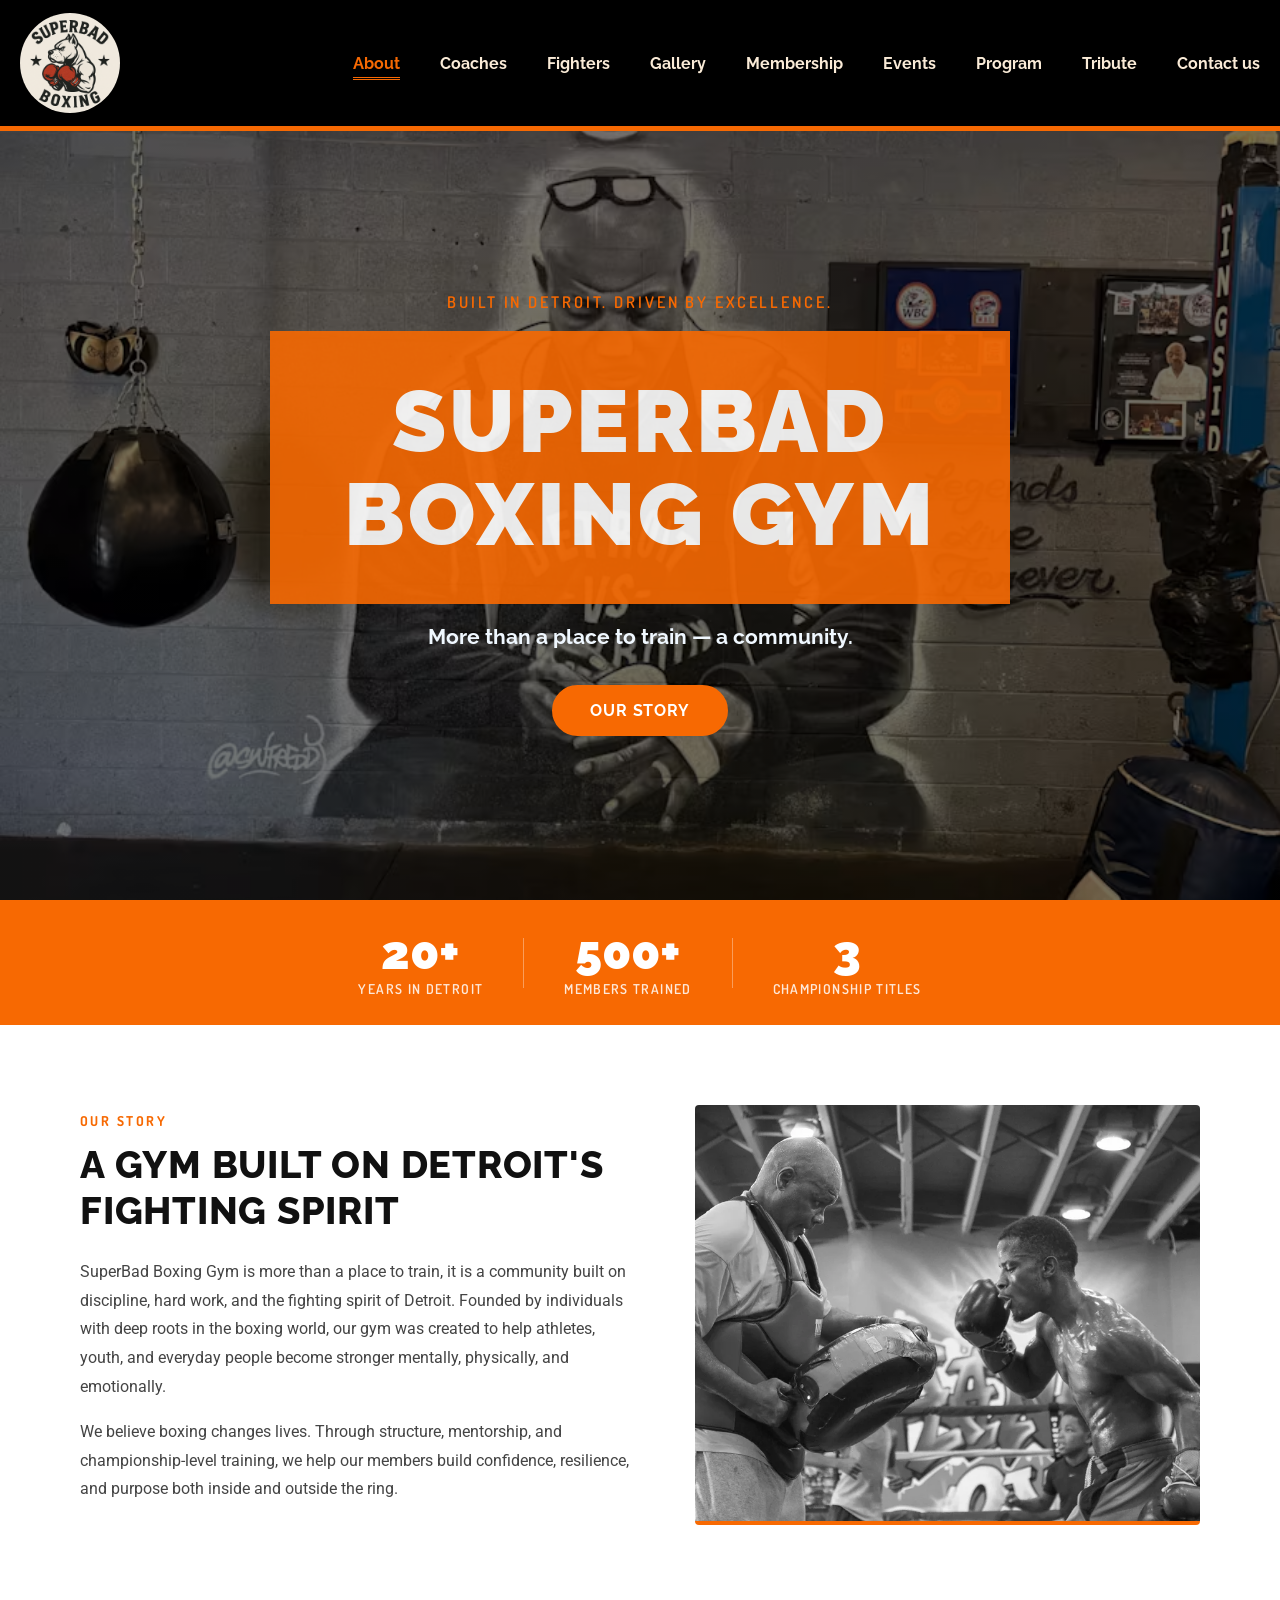
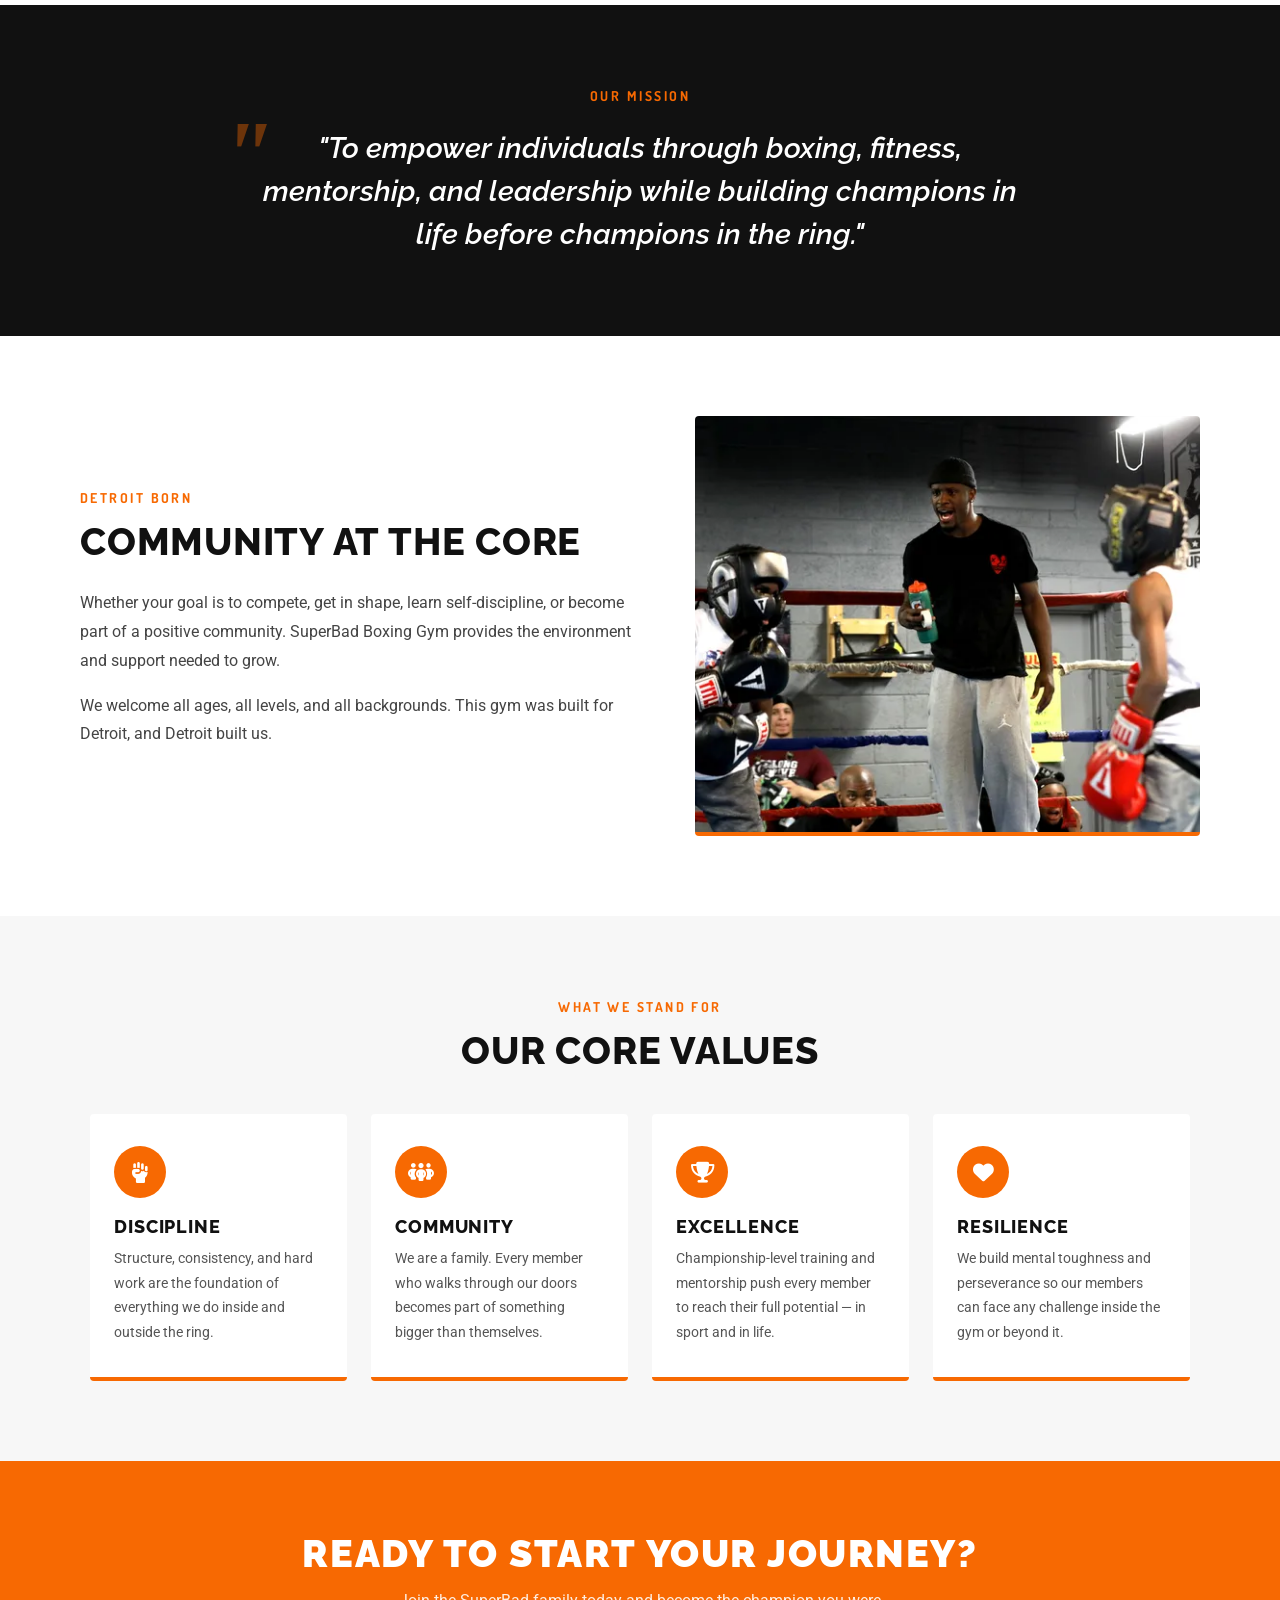
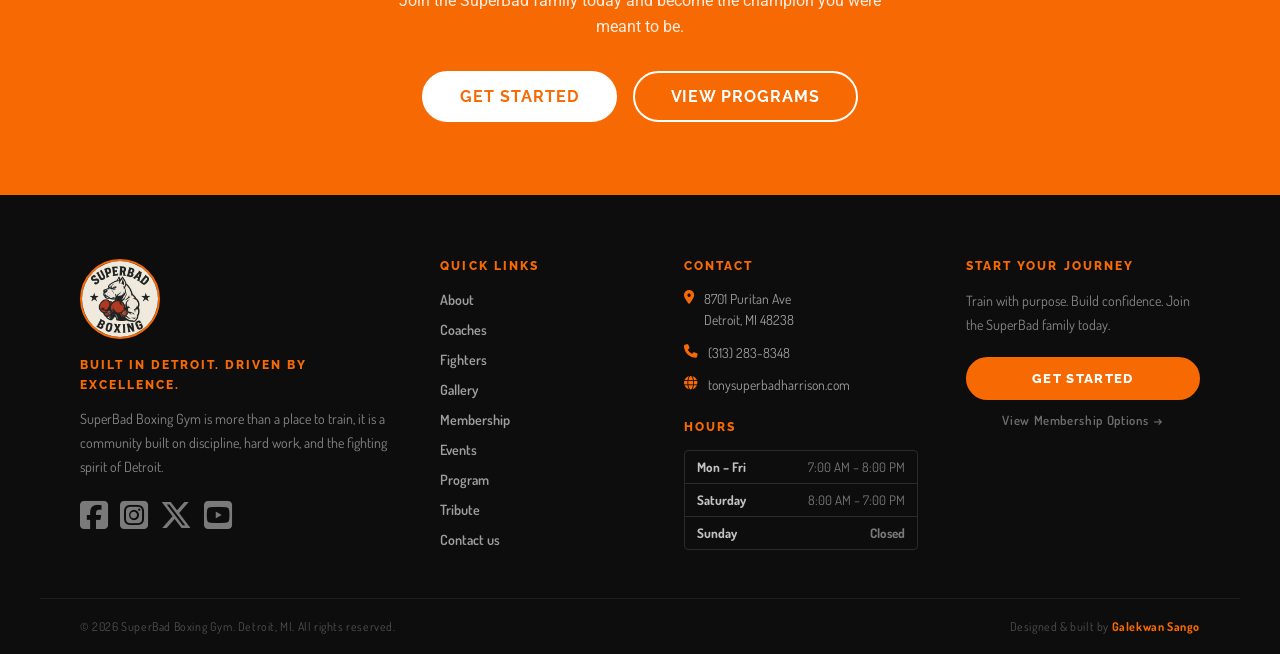
<file: Pages/about.html>
<!doctype html>
<html lang="en">

<head>
    <meta charset="UTF-8" />
    <meta name="viewport" content="width=device-width, initial-scale=1.0" />
    <link rel="preconnect" href="https://fonts.googleapis.com" />
    <link rel="preconnect" href="https://fonts.gstatic.com" crossorigin />
    <link rel="stylesheet" href="https://cdnjs.cloudflare.com/ajax/libs/font-awesome/6.0.0/css/all.min.css">

    <!-- icon link:https://cdnjs.com/libraries/font-awesome/6.7.2 | if everbroken use the link to replace-->
    <link rel="stylesheet" href="https://cdnjs.cloudflare.com/ajax/libs/font-awesome/6.7.2/css/all.min.css"
        integrity="sha512-Evv84Mr4kqVGRNSgIGL/F/aIDqQb7xQ2vcrdIwxfjThSH8CSR7PBEakCr51Ck+w+/U6swU2Im1vVX0SVk9ABhg=="
        crossorigin="anonymous" referrerpolicy="no-referrer" />


    <link
        href="https://fonts.googleapis.com/css2?family=Dosis:wght@200..800&family=Raleway:ital,wght@0,100..900;1,100..900&family=Roboto:ital,wght@0,100..900;1,100..900&display=swap"
        rel="stylesheet" />
    <meta name="author" content="Galekwan Sango" />

    <!-- The order of the styles matters: -->

    <!-- general style -->
    <link rel="stylesheet" href="../Styles/style.css" />

    <!-- responsive break points -->
    <link rel="stylesheet" href="../Styles/responsiveBreak.css" />

    <!-- carousel style -->
    <link rel="stylesheet" href="../Styles/carousel.css" />

    <!-- service section -->
    <link rel="stylesheet" href="../Styles/services.css" />

    <!-- Mission statement section -->
    <link rel="stylesheet" href="../Styles/mission-statement.css" />
    <!-- coaches section carousel feature-->
    <link rel="stylesheet" href="../Styles/coaches.css" />
    <link rel="stylesheet" href="../Styles/Pages/about-page.css" />

    <!-- footer-section -->
    <link rel="stylesheet" href="/Styles/footer.css" />
    <title>About</title>
</head>

<body>
    <div class="body-container">
        <div class="header-container">
            <!-- Logo visible in header bar always -->
            <a href="../index.html"><img id="site-logo" src="../Media/logo.png" alt="site logo" /></a>

            <nav class="nav-bar-container">
                <!-- Hidden checkbox — CSS-only toggle -->
                <input class="side-menu" type="checkbox" id="side-menu" />

                <!-- Hamburger / X — fixed top-right on mobile -->
                <label class="hamb" for="side-menu">
                    <span class="hamb-line"></span>
                </label>

                <!-- Nav overlay -->
                <ul class="nav-items-container">
                    <!-- Logo shown inside the overlay on mobile -->
                    <a href="../index.html"><img class="overlay-logo" src="../Media/logo.png" alt="site logo" /></a>

                    <li class="nav-items"><a href="./about.html">About</a></li>
                    <li class="nav-items"><a href="./coaches.html">Coaches</a></li>
                    <li class="nav-items"><a href="./fighters.html">Fighters</a></li>
                    <li class="nav-items"><a href="./gallery.html">Gallery</a></li>
                    <li class="nav-items"><a href="./membership.html">Membership</a></li>
                    <li class="nav-items"><a href="./events.html">Events</a></li>
                    <li class="nav-items"><a href="./program.html">Program</a></li>
                    <li class="nav-items"><a href="./tribute.html">Tribute</a></li>
                    <li class="nav-items"><a href="./contact-us.html">Contact us</a></li>
                </ul>
            </nav>
        </div>

        <!-- ── HERO ── -->
        <section class="about-hero">
            <div class="about-hero-overlay"></div>
            <div class="about-hero-content">
                <p class="about-hero-eyebrow">Built in Detroit. Driven by Excellence.</p>
                <h1 class="about-hero-title">SuperBad Boxing Gym</h1>
                <p class="about-hero-sub">More than a place to train — a community.</p>
                <a href="#about-story" class="about-cta-btn">Our Story</a>
            </div>
        </section>

        <!-- ── STAT BAR ── -->
        <section class="about-stats-bar">
            <div class="about-stat">
                <span class="about-stat-number">20+</span>
                <span class="about-stat-label">Years in Detroit</span>
            </div>
            <div class="about-stat-divider"></div>
            <div class="about-stat">
                <span class="about-stat-number">500+</span>
                <span class="about-stat-label">Members Trained</span>
            </div>
            <div class="about-stat-divider"></div>
            <div class="about-stat">
                <span class="about-stat-number">3</span>
                <span class="about-stat-label">Championship Titles</span>
            </div>
        </section>

        <!-- ── OUR STORY ── -->
        <section class="about-story" id="about-story">
            <div class="about-two-col">
                <div class="about-text-col">
                    <p class="about-section-eyebrow">Our Story</p>
                    <h2 class="about-section-title">A Gym Built on Detroit's Fighting Spirit</h2>
                    <p class="about-body-text">
                        SuperBad Boxing Gym is more than a place to train, it is a community built on discipline,
                        hard work, and the fighting spirit of Detroit. Founded by individuals with deep roots in
                        the boxing world, our gym was created to help athletes, youth, and everyday people become
                        stronger mentally, physically, and emotionally.
                    </p>
                    <p class="about-body-text">
                        We believe boxing changes lives. Through structure, mentorship, and championship-level
                        training, we help our members build confidence, resilience, and purpose both inside and
                        outside the ring.
                    </p>
                </div>
                <div class="about-img-col">
                    <img src="../Media/father and son.webp" alt="Boxer training in the gym" class="about-img" />
                </div>
            </div>
        </section>

        <!-- ── MISSION PULLQUOTE ── -->
        <section class="about-mission">
            <div class="about-mission-inner">
                <p class="about-mission-label">Our Mission</p>
                <blockquote class="about-mission-quote">
                    "To empower individuals through boxing, fitness, mentorship, and leadership while building
                    champions in life before champions in the ring."
                </blockquote>
            </div>
        </section>

        <!-- ── DETROIT ROOTS ── -->
        <section class="about-detroit">
            <div class="about-two-col about-two-col--reversed">
                <div class="about-img-col">
                    <img src="../Media/kid-4.webp" alt="Detroit community boxing" class="about-img" />
                </div>
                <div class="about-text-col">
                    <p class="about-section-eyebrow">Detroit Born</p>
                    <h2 class="about-section-title">Community at the Core</h2>
                    <p class="about-body-text">
                        Whether your goal is to compete, get in shape, learn self-discipline, or become part of
                        a positive community. SuperBad Boxing Gym provides the environment and support needed to grow.
                    </p>
                    <p class="about-body-text">
                        We welcome all ages, all levels, and all backgrounds. This gym was built for Detroit,
                        and Detroit built us.
                    </p>
                </div>
            </div>
        </section>

        <!-- ── CORE VALUES ── -->
        <section class="about-values">
            <p class="about-section-eyebrow about-section-eyebrow--centered">What We Stand For</p>
            <h2 class="about-section-title about-section-title--centered">Our Core Values</h2>
            <div class="about-values-grid">
                <div class="about-value-card">
                    <div class="about-value-icon">
                        <i class="fa-solid fa-hand-fist" aria-hidden="true"></i>
                    </div>
                    <h3 class="about-value-title">Discipline</h3>
                    <p class="about-value-desc">Structure, consistency, and hard work are the foundation of everything
                        we do
                        inside and outside the ring.</p>
                </div>
                <div class="about-value-card">
                    <div class="about-value-icon">
                        <i class="fa-solid fa-people-group" aria-hidden="true"></i>
                    </div>
                    <h3 class="about-value-title">Community</h3>
                    <p class="about-value-desc">We are a family. Every member who walks through our doors becomes part
                        of
                        something bigger than themselves.</p>
                </div>
                <div class="about-value-card">
                    <div class="about-value-icon">
                        <i class="fa-solid fa-trophy" aria-hidden="true"></i>
                    </div>
                    <h3 class="about-value-title">Excellence</h3>
                    <p class="about-value-desc">Championship-level training and mentorship push every member to reach
                        their full
                        potential — in sport and in life.</p>
                </div>
                <div class="about-value-card">
                    <div class="about-value-icon">
                        <i class="fa-solid fa-heart" aria-hidden="true"></i>
                    </div>
                    <h3 class="about-value-title">Resilience</h3>
                    <p class="about-value-desc">We build mental toughness and perseverance so our members can face any
                        challenge
                        inside the gym or beyond it.</p>
                </div>
            </div>
        </section>

        <!-- ── CTA BANNER ── -->
        <section class="about-cta-banner">
            <h2 class="about-cta-banner-title">Ready to Start Your Journey?</h2>
            <p class="about-cta-banner-sub">Join the SuperBad family today and become the champion you were meant to be.
            </p>
            <div class="about-cta-banner-btns">
                <a href="./index.html#contact" class="about-cta-btn about-cta-btn--white">Get Started</a>
                <a href="./index.html#services" class="about-cta-btn about-cta-btn--outline">View Programs</a>
            </div>
        </section>

        <!-- ── FOOTER ── -->
        <!-- ════════════════════════════════════════════
                SUPERBAD BOXING GYM — SITE FOOTER
                Copy this footer block into every page,
                replacing the existing <footer> tag.
                Adjust ../  vs ./  paths based on page depth.
           ════════════════════════════════════════════ -->

        <footer class="site-footer">
            <div class="sf-inner">

                <!-- Col 1: Brand -->
                <div class="sf-brand">
                    <a href="../index.html">
                        <img src="../Media/logo.png" alt="SuperBad Boxing Gym logo" class="sf-logo" />
                    </a>
                    <p class="sf-tagline">Built in Detroit. Driven by Excellence.</p>
                    <p class="sf-desc">
                        SuperBad Boxing Gym is more than a place to train, it is a community
                        built on discipline, hard work, and the fighting spirit of Detroit.
                    </p>
                    <div class="sf-socials">
                        <a href="#" aria-label="Facebook" class="sf-social-link">
                            <i class="fa-brands fa-square-facebook"></i>
                        </a>
                        <a href="#" aria-label="Instagram" class="sf-social-link">
                            <i class="fa-brands fa-square-instagram"></i>
                        </a>
                        <a href="#" aria-label="Twitter / X" class="sf-social-link">
                            <i class="fa-brands fa-x-twitter"></i>
                        </a>
                        <a href="#" aria-label="YouTube" class="sf-social-link">
                            <i class="fa-brands fa-square-youtube"></i>
                        </a>
                    </div>
                </div>

                <!-- Col 2: Quick Links -->
                <div class="sf-col">
                    <h3 class="sf-col-title">Quick Links</h3>
                    <ul class="sf-links">
                        <li><a href="./about.html">About</a></li>
                        <li><a href="./coaches.html">Coaches</a></li>
                        <li><a href="./fighters.html">Fighters</a></li>
                        <li><a href="./gallery.html">Gallery</a></li>
                        <li><a href="./membership.html">Membership</a></li>
                        <li><a href="./events.html">Events</a></li>
                        <li><a href="./program.html">Program</a></li>
                        <li><a href="./tribute.html">Tribute</a></li>
                        <li><a href="./contact-us.html">Contact us</a></li>
                    </ul>
                </div>

                <!-- Col 3: Contact Info -->
                <div class="sf-col">
                    <h3 class="sf-col-title">Contact</h3>
                    <ul class="sf-contact-list">
                        <li>
                            <i class="fa-solid fa-location-dot"></i>
                            <span>8701 Puritan Ave<br />Detroit, MI 48238</span>
                        </li>
                        <li>
                            <i class="fa-solid fa-phone"></i>
                            <a href="tel:+13132838348">(313) 283-8348</a>
                        </li>
                        <li>
                            <i class="fa-solid fa-globe"></i>
                            <a href="http://tonysuperbadharrison.com" target="_blank" rel="noopener">
                                tonysuperbadharrison.com
                            </a>
                        </li>
                    </ul>

                    <h3 class="sf-col-title sf-col-title--hours">Hours</h3>
                    <ul class="sf-hours">
                        <li>
                            <span>Mon – Fri</span>
                            <span>7:00 AM – 8:00 PM</span>
                        </li>
                        <li>
                            <span>Saturday</span>
                            <span>8:00 AM – 7:00 PM</span>
                        </li>
                        <li class="sf-hours-closed">
                            <span>Sunday</span>
                            <span>Closed</span>
                        </li>
                    </ul>
                </div>

                <!-- Col 4: CTA -->
                <div class="sf-col sf-col--cta">
                    <h3 class="sf-col-title">Start Your Journey</h3>
                    <p class="sf-cta-text">
                        Train with purpose. Build confidence. Join the SuperBad family today.
                    </p>
                    <a href="./contact-us.html" class="sf-cta-btn">Get Started</a>
                    <a href="./membership.html" class="sf-cta-link">View Membership Options →</a>
                </div>

            </div><!-- end sf-inner -->

            <!-- Bottom bar -->
            <div class="sf-bottom">
                <p class="sf-copy">
                    &copy; <span id="sfYear"></span> SuperBad Boxing Gym. Detroit, MI. All rights reserved.
                </p>
                <p class="sf-credit">
                    Designed &amp; built by
                    <span class="sf-credit-name">Galekwan Sango</span>
                </p>
            </div>

        </footer>

        <script>
            // Auto-update copyright year
            const sfYear = document.getElementById('sfYear');
            if (sfYear) sfYear.textContent = new Date().getFullYear();
        </script>

    </div>

    <script src="../scripts/index.js"></script>
    <script src="../scripts/coaches.js"></script>

</body>

</html>
</file>
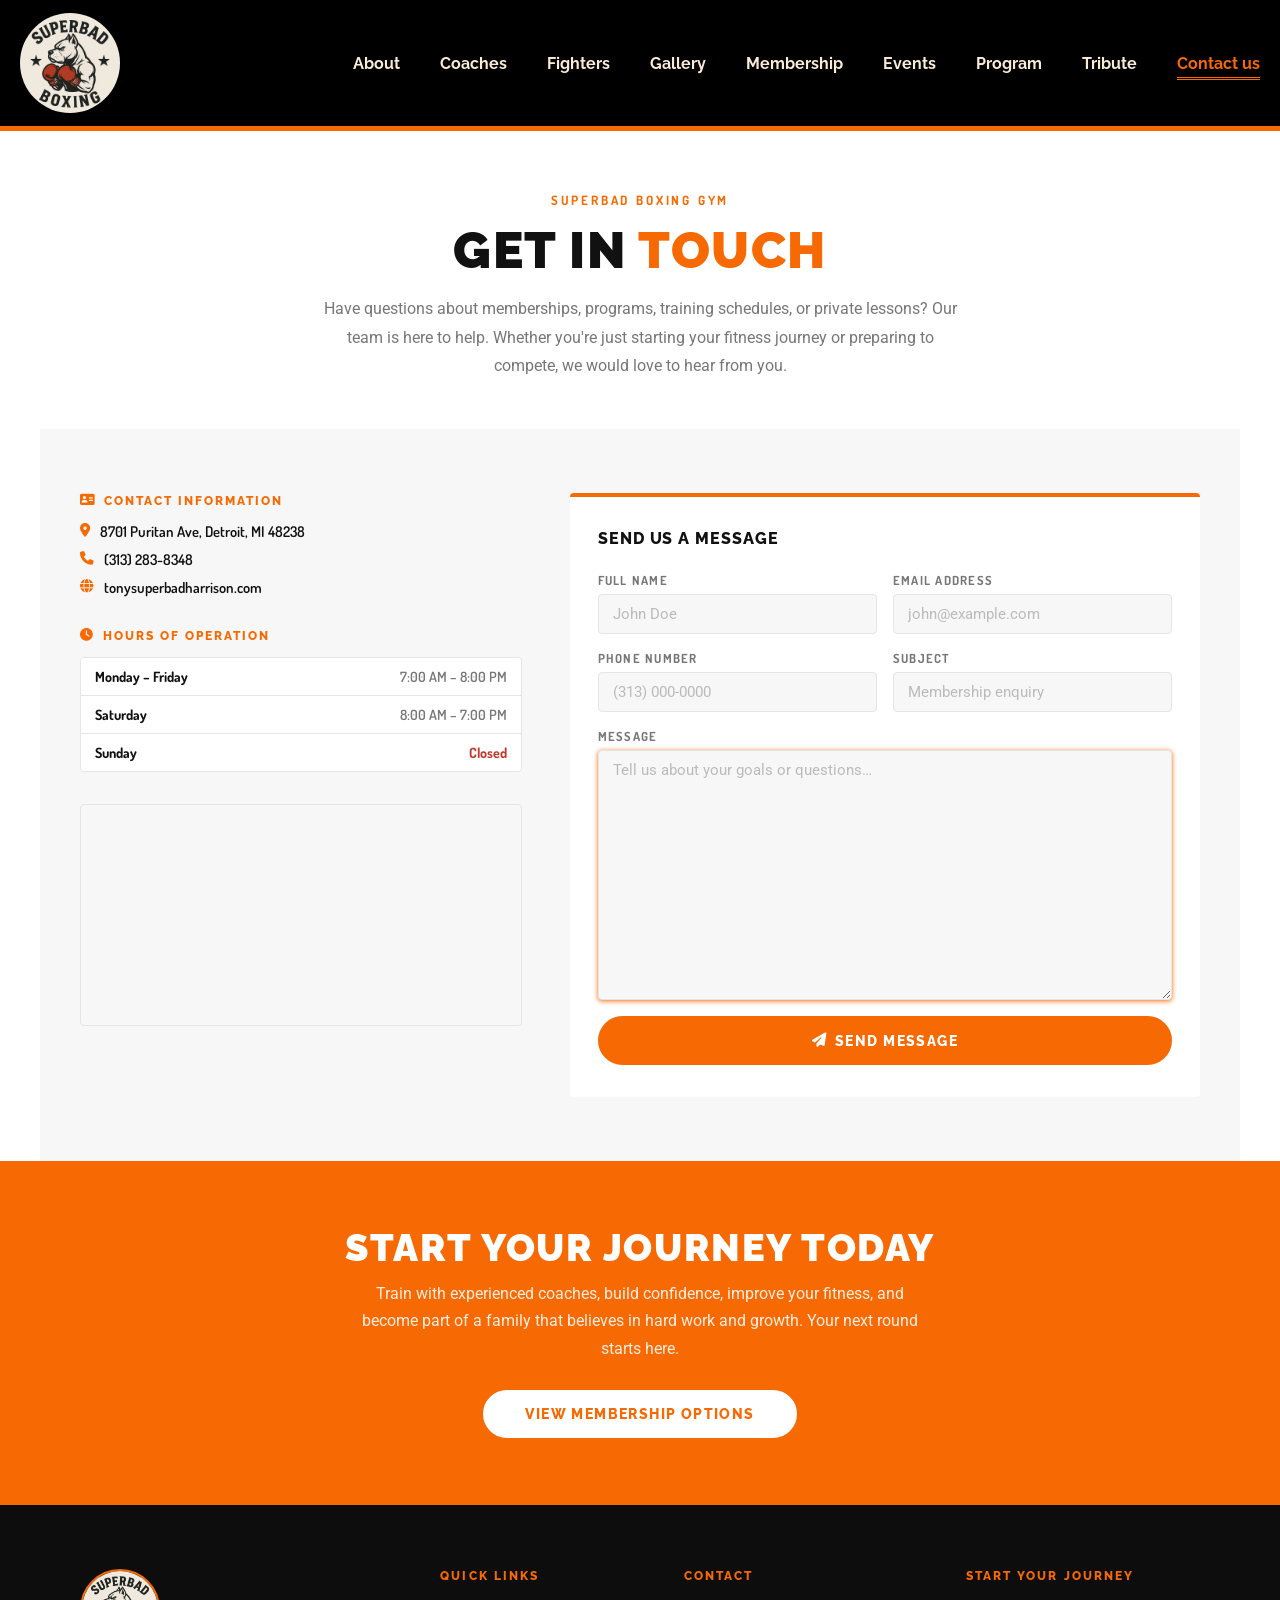
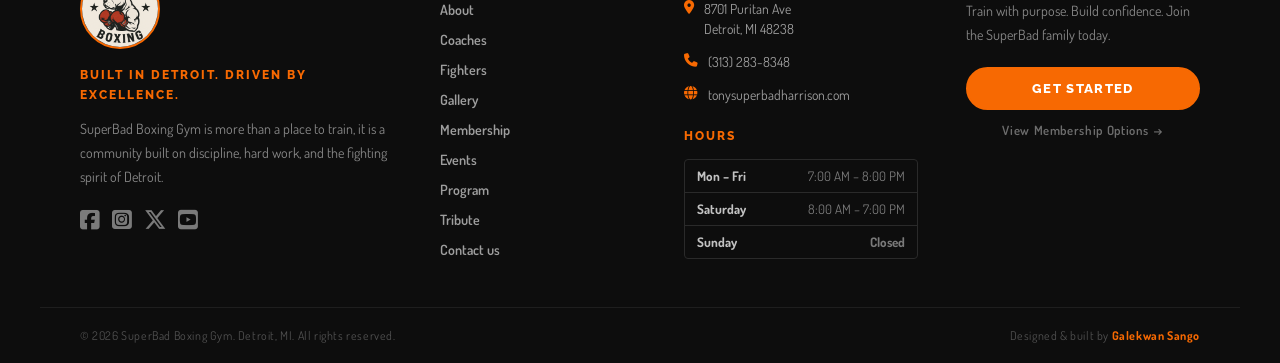
<file: Pages/contact-us.html>
<!doctype html>
<html lang="en">

<head>
    <meta charset="UTF-8" />
    <meta name="viewport" content="width=device-width, initial-scale=1.0" />
    <link rel="preconnect" href="https://fonts.googleapis.com" />
    <link rel="preconnect" href="https://fonts.gstatic.com" crossorigin />
    <link rel="stylesheet" href="https://cdnjs.cloudflare.com/ajax/libs/font-awesome/6.0.0/css/all.min.css">
    <link rel="stylesheet" href="https://cdnjs.cloudflare.com/ajax/libs/font-awesome/6.7.2/css/all.min.css"
        integrity="sha512-Evv84Mr4kqVGRNSgIGL/F/aIDqQb7xQ2vcrdIwxfjThSH8CSR7PBEakCr51Ck+w+/U6swU2Im1vVX0SVk9ABhg=="
        crossorigin="anonymous" referrerpolicy="no-referrer" />
    <link
        href="https://fonts.googleapis.com/css2?family=Dosis:wght@200..800&family=Raleway:ital,wght@0,100..900;1,100..900&family=Roboto:ital,wght@0,100..900;1,100..900&display=swap"
        rel="stylesheet" />
    <meta name="author" content="Galekwan Sango" />
    <link rel="stylesheet" href="../Styles/style.css" />
    <link rel="stylesheet" href="../Styles/responsiveBreak.css" />
    <link rel="stylesheet" href="/Styles/Pages/contact-us-page.css" />

    <!-- footer-section -->
    <link rel="stylesheet" href="/Styles/footer.css" />
    <title>Contact Us — SuperBad Boxing</title>
</head>

<body>
    <div class="body-container">

        <!-- ── HEADER ── -->
        <div class="header-container">
            <a href="../index.html"><img id="site-logo" src="../Media/logo.png" alt="site logo" /></a>
            <nav class="nav-bar-container">
                <input class="side-menu" type="checkbox" id="side-menu" />
                <label class="hamb" for="side-menu"><span class="hamb-line"></span></label>
                <ul class="nav-items-container">
                    <a href="../index.html"><img class="overlay-logo" src="../Media/logo.png" alt="site logo" /></a>
                    <li class="nav-items"><a href="./about.html">About</a></li>
                    <li class="nav-items"><a href="./coaches.html">Coaches</a></li>
                    <li class="nav-items"><a href="./fighters.html">Fighters</a></li>
                    <li class="nav-items"><a href="./gallery.html">Gallery</a></li>
                    <li class="nav-items"><a href="./membership.html">Membership</a></li>
                    <li class="nav-items"><a href="./events.html">Events</a></li>
                    <li class="nav-items"><a href="./program.html">Program</a></li>
                    <li class="nav-items"><a href="./about.html">Tribute</a></li>
                    <li class="nav-items"><a href="./contact-us.html">Contact us</a></li>
                </ul>
            </nav>
        </div>

        <div class="content-container">

            <!-- ── PAGE HEADER ── -->
            <section class="cu-page-header">
                <p class="cu-eyebrow">SuperBad Boxing Gym</p>
                <h1 class="cu-page-title">Get In <span class="cu-accent">Touch</span></h1>
                <p class="cu-page-sub">
                    Have questions about memberships, programs, training schedules, or private lessons?
                    Our team is here to help. Whether you're just starting your fitness journey or
                    preparing to compete, we would love to hear from you.
                </p>
            </section>

            <!-- ── MAIN: INFO + FORM ── -->
            <section class="cu-main">

                <!-- Left: contact info + hours + map -->
                <div class="cu-info">

                    <div class="cu-info-block">
                        <h2 class="cu-info-heading">
                            <i class="fa-solid fa-address-card" aria-hidden="true"></i> Contact Information
                        </h2>
                        <ul class="cu-info-list">
                            <li>
                                <i class="fa-solid fa-location-dot" aria-hidden="true"></i>
                                <span>8701 Puritan Ave, Detroit, MI 48238</span>
                            </li>
                            <li>
                                <i class="fa-solid fa-phone" aria-hidden="true"></i>
                                <a href="tel:+13132838348">(313) 283-8348</a>
                            </li>
                            <li>
                                <i class="fa-solid fa-globe" aria-hidden="true"></i>
                                <a href="http://tonysuperbadharrison.com" target="_blank"
                                    rel="noopener">tonysuperbadharrison.com</a>
                            </li>
                        </ul>
                    </div>

                    <div class="cu-info-block">
                        <h2 class="cu-info-heading">
                            <i class="fa-solid fa-clock" aria-hidden="true"></i> Hours of Operation
                        </h2>
                        <ul class="cu-hours-list">
                            <li>
                                <span class="cu-hours-day">Monday – Friday</span>
                                <span class="cu-hours-time">7:00 AM – 8:00 PM</span>
                            </li>
                            <li>
                                <span class="cu-hours-day">Saturday</span>
                                <span class="cu-hours-time">8:00 AM – 7:00 PM</span>
                            </li>
                            <li class="cu-hours-closed">
                                <span class="cu-hours-day">Sunday</span>
                                <span class="cu-hours-time">Closed</span>
                            </li>
                        </ul>
                    </div>

                    <!-- Google Maps embed -->
                    <div class="cu-map">
                        <iframe
                            src="https://www.google.com/maps/embed?pb=!1m18!1m12!1m3!1d2944.123!2d-83.143!3d42.388!2m3!1f0!2f0!3f0!3m2!1i1024!2i768!4f13.1!3m3!1m2!1s0x0%3A0x0!2s8701+Puritan+Ave+Detroit+MI+48238!5e0!3m2!1sen!2sus!4v1"
                            width="100%" height="220" style="border:0;" allowfullscreen="" loading="lazy"
                            referrerpolicy="no-referrer-when-downgrade" title="SuperBad Boxing Gym location"></iframe>
                    </div>

                </div>

                <!-- Right: contact form -->
                <div class="cu-form-wrap">
                    <h2 class="cu-form-heading">Send Us a Message</h2>
                    <form class="cu-form" id="contactForm" novalidate>

                        <div class="cu-form-row">
                            <div class="cu-form-group">
                                <label for="fullName" class="cu-label">Full Name</label>
                                <input type="text" id="fullName" name="fullName" class="cu-input" placeholder="John Doe"
                                    required />
                            </div>
                            <div class="cu-form-group">
                                <label for="email" class="cu-label">Email Address</label>
                                <input type="email" id="email" name="email" class="cu-input"
                                    placeholder="john@example.com" required />
                            </div>
                        </div>

                        <div class="cu-form-row">
                            <div class="cu-form-group">
                                <label for="phone" class="cu-label">Phone Number</label>
                                <input type="tel" id="phone" name="phone" class="cu-input"
                                    placeholder="(313) 000-0000" />
                            </div>
                            <div class="cu-form-group">
                                <label for="subject" class="cu-label">Subject</label>
                                <input type="text" id="subject" name="subject" class="cu-input"
                                    placeholder="Membership enquiry" required />
                            </div>
                        </div>

                        <div class="cu-form-group cu-form-group--full">
                            <label for="message" class="cu-label">Message</label>
                            <textarea id="message" name="message" class="cu-textarea" rows="6"
                                placeholder="Tell us about your goals or questions…" required></textarea>
                        </div>

                        <button type="submit" class="cu-submit-btn">
                            <i class="fa-solid fa-paper-plane" aria-hidden="true"></i> Send Message
                        </button>

                        <!-- Success / error feedback -->
                        <p class="cu-form-feedback" id="formFeedback" hidden></p>

                    </form>
                </div>

            </section>

            <!-- ── CTA BANNER ── -->
            <section class="cu-cta-banner">
                <h2 class="cu-cta-title">Start Your Journey Today</h2>
                <p class="cu-cta-sub">
                    Train with experienced coaches, build confidence, improve your fitness, and become
                    part of a family that believes in hard work and growth. Your next round starts here.
                </p>
                <a href="./membership.html" class="cu-cta-btn">View Membership Options</a>
            </section>

            <!-- ── FOOTER ── -->
            <!-- ════════════════════════════════════════════
                            SUPERBAD BOXING GYM — SITE FOOTER
                            Copy this footer block into every page,
                            replacing the existing <footer> tag.
                            Adjust ../  vs ./  paths based on page depth.
                       ════════════════════════════════════════════ -->

            <footer class="site-footer">
                <div class="sf-inner">

                    <!-- Col 1: Brand -->
                    <div class="sf-brand">
                        <a href="../index.html">
                            <img src="../Media/logo.png" alt="SuperBad Boxing Gym logo" class="sf-logo" />
                        </a>
                        <p class="sf-tagline">Built in Detroit. Driven by Excellence.</p>
                        <p class="sf-desc">
                            SuperBad Boxing Gym is more than a place to train, it is a community
                            built on discipline, hard work, and the fighting spirit of Detroit.
                        </p>
                        <div class="sf-socials">
                            <a href="#" aria-label="Facebook" class="sf-social-link">
                                <i class="fa-brands fa-square-facebook"></i>
                            </a>
                            <a href="#" aria-label="Instagram" class="sf-social-link">
                                <i class="fa-brands fa-square-instagram"></i>
                            </a>
                            <a href="#" aria-label="Twitter / X" class="sf-social-link">
                                <i class="fa-brands fa-x-twitter"></i>
                            </a>
                            <a href="#" aria-label="YouTube" class="sf-social-link">
                                <i class="fa-brands fa-square-youtube"></i>
                            </a>
                        </div>
                    </div>

                    <!-- Col 2: Quick Links -->
                    <div class="sf-col">
                        <h3 class="sf-col-title">Quick Links</h3>
                        <ul class="sf-links">
                            <li><a href="./about.html">About</a></li>
                            <li><a href="./coaches.html">Coaches</a></li>
                            <li><a href="./fighters.html">Fighters</a></li>
                            <li><a href="./gallery.html">Gallery</a></li>
                            <li><a href="./membership.html">Membership</a></li>
                            <li><a href="./events.html">Events</a></li>
                            <li><a href="./program.html">Program</a></li>
                            <li><a href="./tribute.html">Tribute</a></li>
                            <li><a href="./contact-us.html">Contact us</a></li>
                        </ul>
                    </div>

                    <!-- Col 3: Contact Info -->
                    <div class="sf-col">
                        <h3 class="sf-col-title">Contact</h3>
                        <ul class="sf-contact-list">
                            <li>
                                <i class="fa-solid fa-location-dot"></i>
                                <span>8701 Puritan Ave<br />Detroit, MI 48238</span>
                            </li>
                            <li>
                                <i class="fa-solid fa-phone"></i>
                                <a href="tel:+13132838348">(313) 283-8348</a>
                            </li>
                            <li>
                                <i class="fa-solid fa-globe"></i>
                                <a href="http://tonysuperbadharrison.com" target="_blank" rel="noopener">
                                    tonysuperbadharrison.com
                                </a>
                            </li>
                        </ul>

                        <h3 class="sf-col-title sf-col-title--hours">Hours</h3>
                        <ul class="sf-hours">
                            <li>
                                <span>Mon – Fri</span>
                                <span>7:00 AM – 8:00 PM</span>
                            </li>
                            <li>
                                <span>Saturday</span>
                                <span>8:00 AM – 7:00 PM</span>
                            </li>
                            <li class="sf-hours-closed">
                                <span>Sunday</span>
                                <span>Closed</span>
                            </li>
                        </ul>
                    </div>

                    <!-- Col 4: CTA -->
                    <div class="sf-col sf-col--cta">
                        <h3 class="sf-col-title">Start Your Journey</h3>
                        <p class="sf-cta-text">
                            Train with purpose. Build confidence. Join the SuperBad family today.
                        </p>
                        <a href="./contact-us.html" class="sf-cta-btn">Get Started</a>
                        <a href="./membership.html" class="sf-cta-link">View Membership Options →</a>
                    </div>

                </div><!-- end sf-inner -->

                <!-- Bottom bar -->
                <div class="sf-bottom">
                    <p class="sf-copy">
                        &copy; <span id="sfYear"></span> SuperBad Boxing Gym. Detroit, MI. All rights reserved.
                    </p>
                    <p class="sf-credit">
                        Designed &amp; built by
                        <span class="sf-credit-name">Galekwan Sango</span>
                    </p>
                </div>

            </footer>

            <script>
                // Auto-update copyright year
                const sfYear = document.getElementById('sfYear');
                if (sfYear) sfYear.textContent = new Date().getFullYear();
            </script>
        </div><!-- end content-container -->

    </div><!-- end body-container -->

    <script src="/scripts/index.js"></script>
    <script src="/scripts/pages/contact-us-page.js"></script>
</body>

</html>
</file>
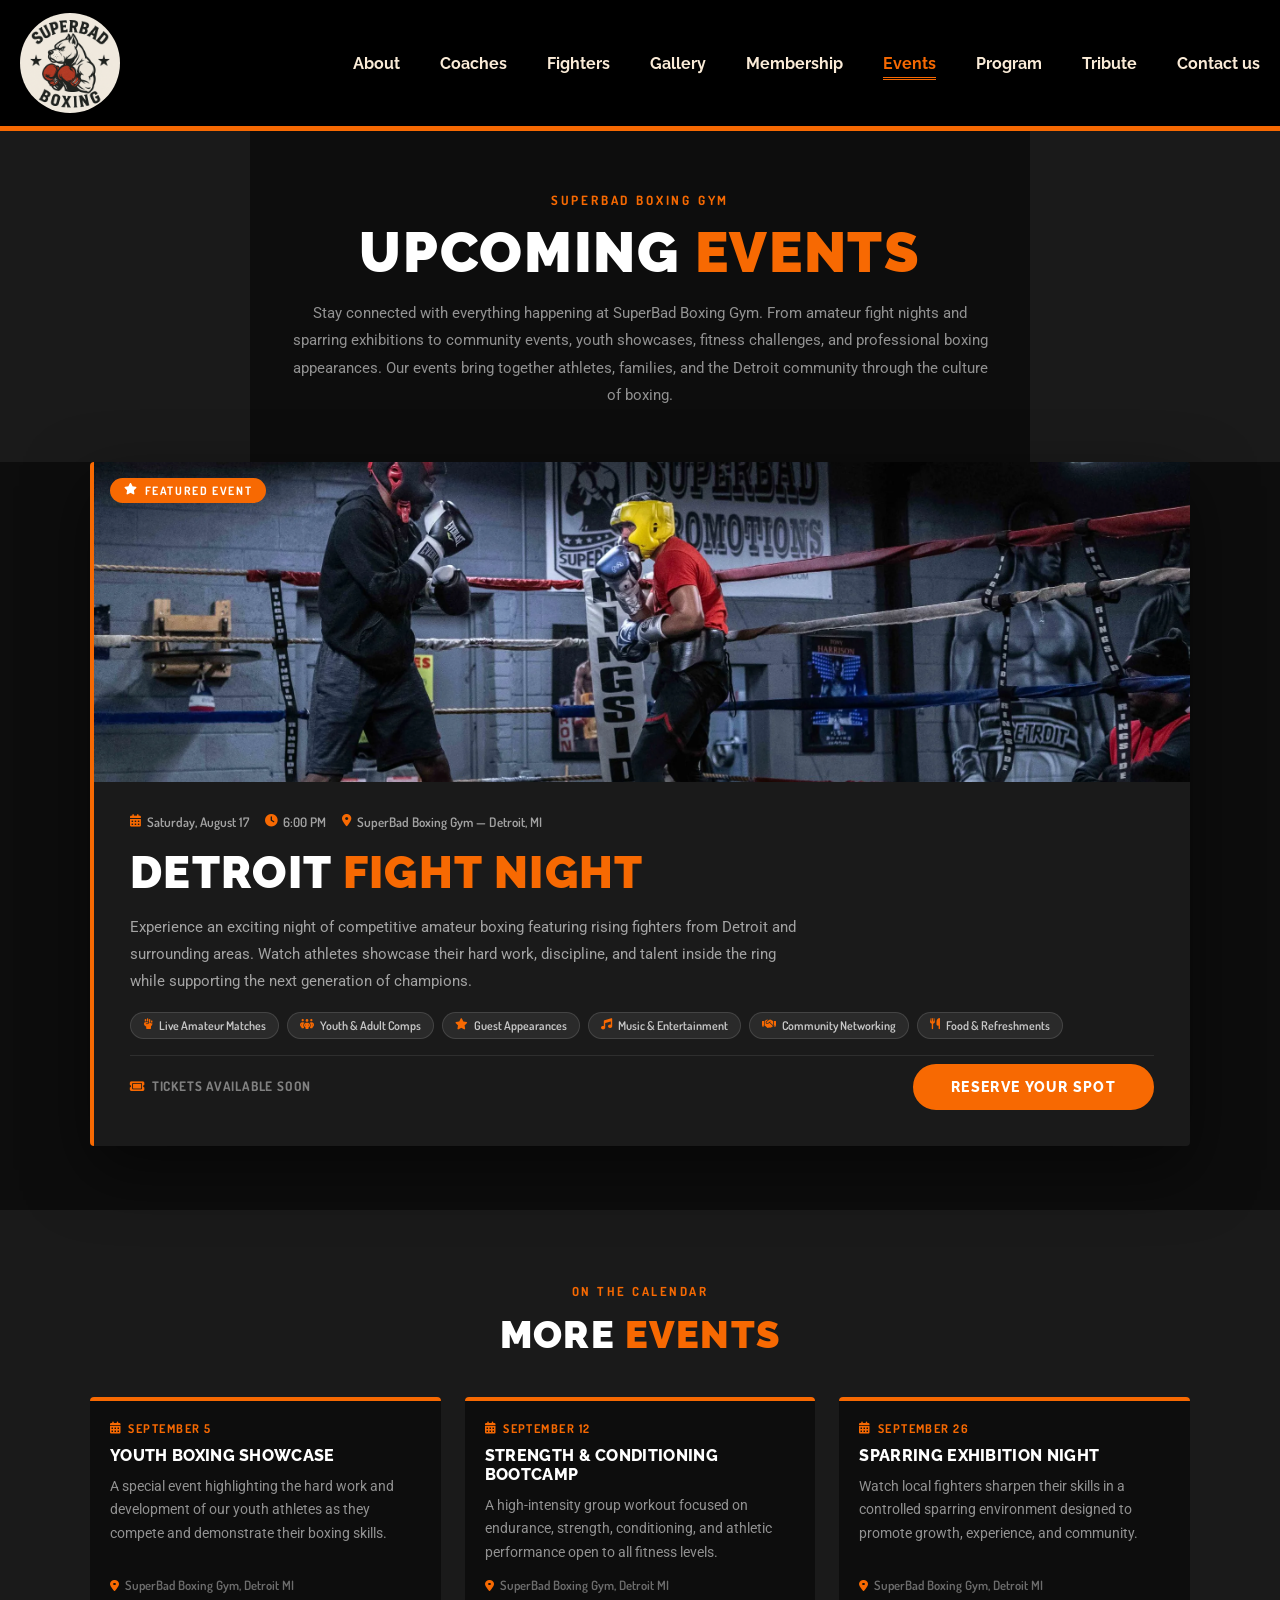
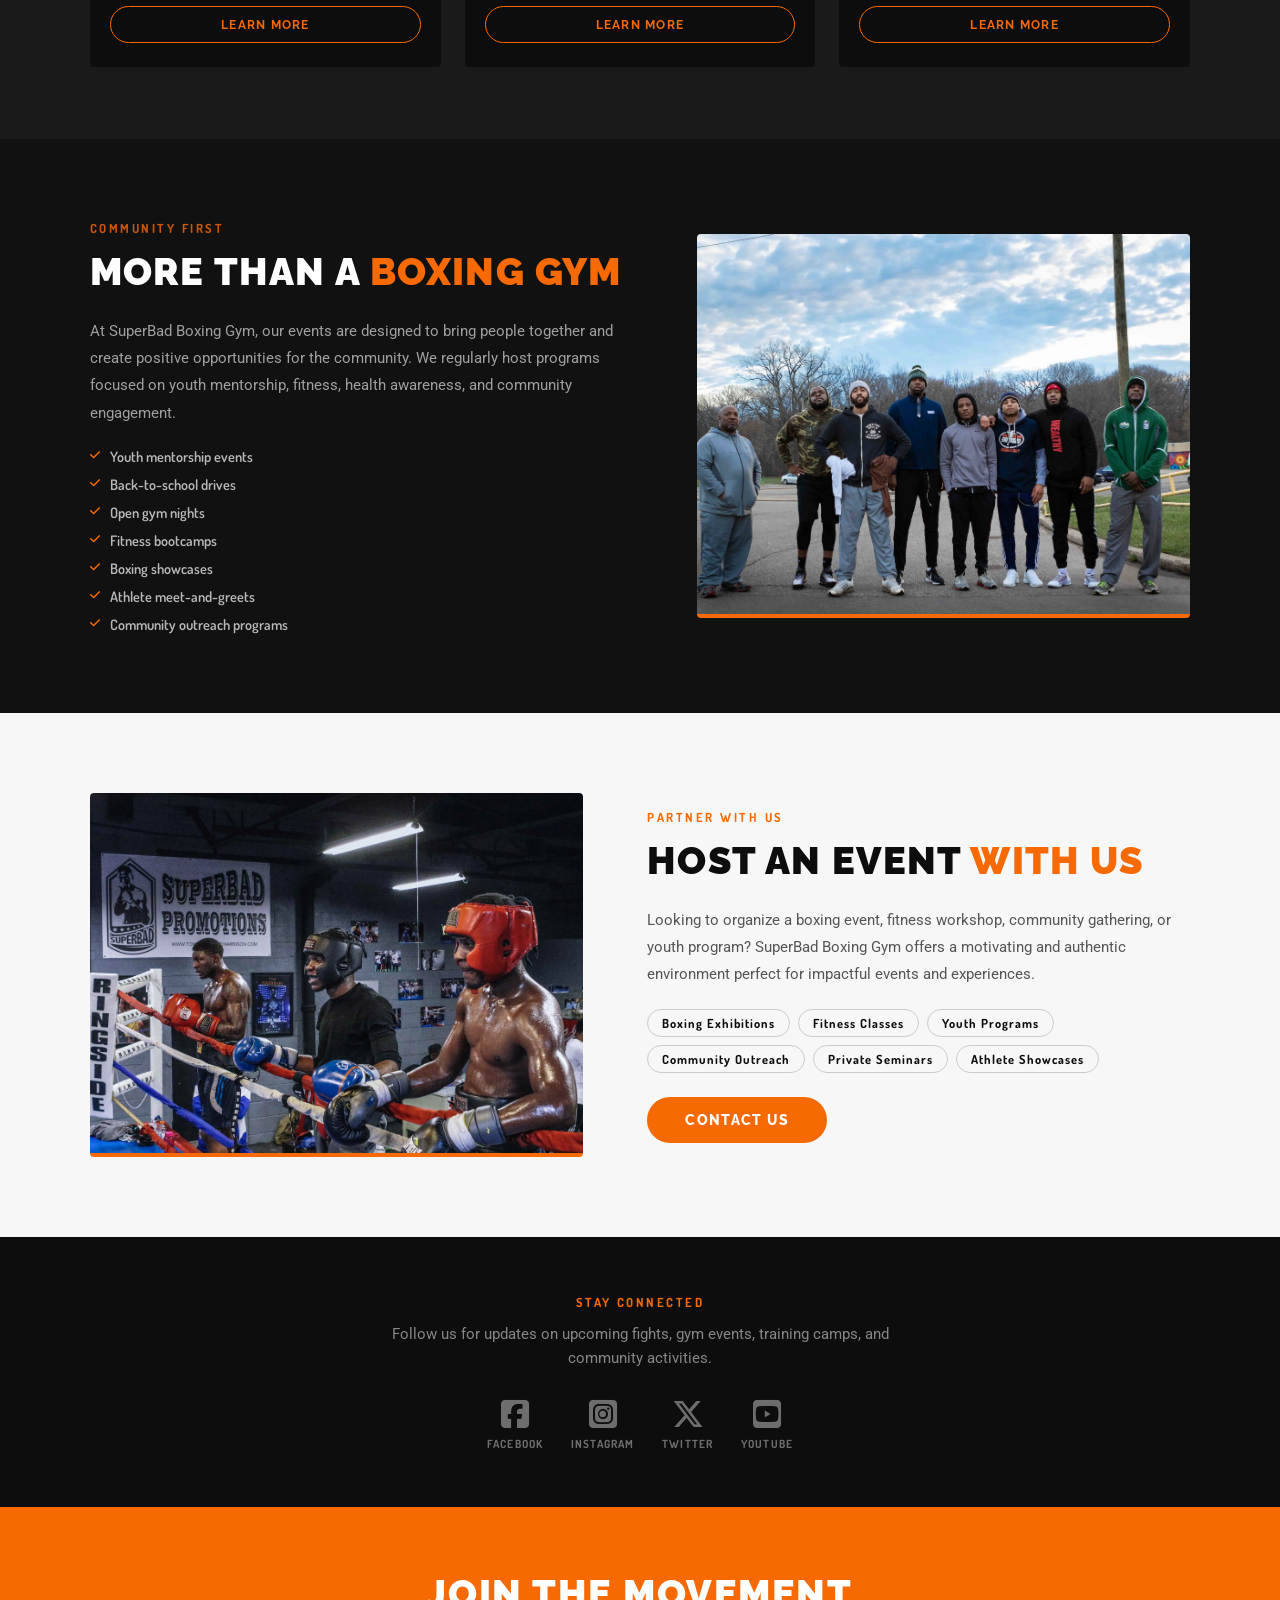
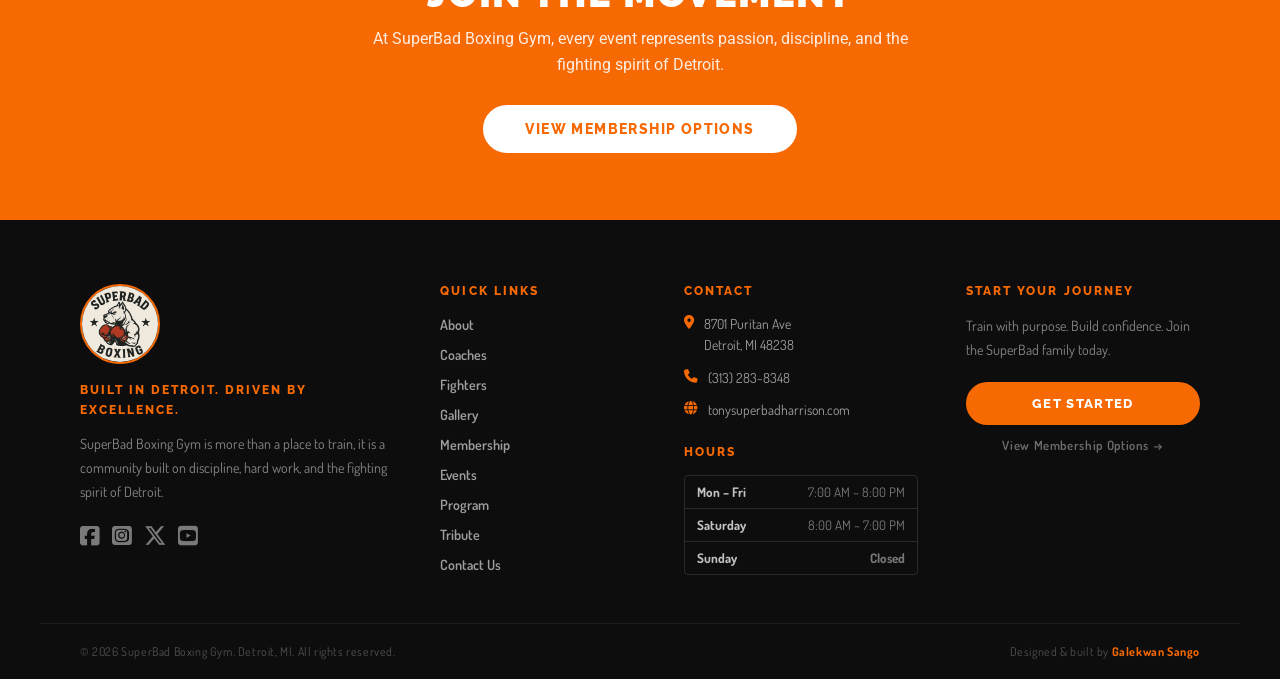
<file: Pages/events.html>
<!doctype html>
<html lang="en">

<head>
    <meta charset="UTF-8" />
    <meta name="viewport" content="width=device-width, initial-scale=1.0" />
    <link rel="preconnect" href="https://fonts.googleapis.com" />
    <link rel="preconnect" href="https://fonts.gstatic.com" crossorigin />
    <link rel="stylesheet" href="https://cdnjs.cloudflare.com/ajax/libs/font-awesome/6.0.0/css/all.min.css">
    <link rel="stylesheet" href="https://cdnjs.cloudflare.com/ajax/libs/font-awesome/6.7.2/css/all.min.css"
        integrity="sha512-Evv84Mr4kqVGRNSgIGL/F/aIDqQb7xQ2vcrdIwxfjThSH8CSR7PBEakCr51Ck+w+/U6swU2Im1vVX0SVk9ABhg=="
        crossorigin="anonymous" referrerpolicy="no-referrer" />
    <link
        href="https://fonts.googleapis.com/css2?family=Dosis:wght@200..800&family=Raleway:ital,wght@0,100..900;1,100..900&family=Roboto:ital,wght@0,100..900;1,100..900&display=swap"
        rel="stylesheet" />
    <meta name="author" content="Galekwan Sango" />
    <link rel="stylesheet" href="../Styles/style.css" />
    <link rel="stylesheet" href="../Styles/responsiveBreak.css" />
    <link rel="stylesheet" href="../Styles/Pages/events-page.css" />
    <link rel="stylesheet" href="../Styles/footer.css" />
    <title>Events — SuperBad Boxing</title>
</head>

<body>
    <div class="body-container">

        <!-- ── HEADER ── -->
        <div class="header-container">
            <a href="../index.html"><img id="site-logo" src="../Media/logo.png" alt="site logo" /></a>
            <nav class="nav-bar-container">
                <input class="side-menu" type="checkbox" id="side-menu" />
                <label class="hamb" for="side-menu"><span class="hamb-line"></span></label>
                <ul class="nav-items-container">
                    <a href="../index.html"><img class="overlay-logo" src="../Media/logo.png" alt="site logo" /></a>
                    <li class="nav-items"><a href="./about.html">About</a></li>
                    <li class="nav-items"><a href="./coaches.html">Coaches</a></li>
                    <li class="nav-items"><a href="./fighters.html">Fighters</a></li>
                    <li class="nav-items"><a href="./gallery.html">Gallery</a></li>
                    <li class="nav-items"><a href="./membership.html">Membership</a></li>
                    <li class="nav-items"><a href="./events.html">Events</a></li>
                    <li class="nav-items"><a href="./program.html">Program</a></li>
                    <li class="nav-items"><a href="./tribute.html">Tribute</a></li>
                    <li class="nav-items"><a href="./contact-us.html">Contact us</a></li>
                </ul>
            </nav>
        </div>

        <div class="content-container">

            <!-- ── PAGE HEADER ── -->
            <section class="ep-header">
                <p class="ep-eyebrow">SuperBad Boxing Gym</p>
                <h1 class="ep-title">Upcoming <span class="ep-accent">Events</span></h1>
                <p class="ep-sub">
                    Stay connected with everything happening at SuperBad Boxing Gym. From amateur fight nights
                    and sparring exhibitions to community events, youth showcases, fitness challenges, and
                    professional boxing appearances. Our events bring together athletes, families, and the
                    Detroit community through the culture of boxing.
                </p>
            </section>

            <!-- ── FEATURED EVENT ── -->
            <section class="ep-featured-section">
                <div class="ep-featured-card">
                    <div class="ep-featured-accent-bar"></div>
                    <div class="ep-featured-img-wrap">
                        <!-- event img card -->
                        <img src="../Media/sparring.webp" alt="Detroit Fight Night" class="ep-featured-img" />
                        <span class="ep-featured-badge">
                            <i class="fa-solid fa-star" aria-hidden="true"></i> Featured Event
                        </span>
                    </div>
                    <div class="ep-featured-body">
                        <div class="ep-featured-meta">
                            <span class="ep-meta-item"><i class="fa-solid fa-calendar-days"></i> Saturday, August
                                17</span>
                            <span class="ep-meta-item"><i class="fa-solid fa-clock"></i> 6:00 PM</span>
                            <span class="ep-meta-item"><i class="fa-solid fa-location-dot"></i> SuperBad Boxing Gym —
                                Detroit, MI</span>
                        </div>
                        <h2 class="ep-featured-title">Detroit <span class="ep-accent">Fight Night</span></h2>
                        <p class="ep-featured-desc">
                            Experience an exciting night of competitive amateur boxing featuring rising fighters
                            from Detroit and surrounding areas. Watch athletes showcase their hard work, discipline,
                            and talent inside the ring while supporting the next generation of champions.
                        </p>
                        <div class="ep-featured-chips">
                            <span class="ep-chip"><i class="fa-solid fa-hand-fist"></i> Live Amateur Matches</span>
                            <span class="ep-chip"><i class="fa-solid fa-people-group"></i> Youth &amp; Adult
                                Comps</span>
                            <span class="ep-chip"><i class="fa-solid fa-star"></i> Guest Appearances</span>
                            <span class="ep-chip"><i class="fa-solid fa-music"></i> Music &amp; Entertainment</span>
                            <span class="ep-chip"><i class="fa-solid fa-handshake"></i> Community Networking</span>
                            <span class="ep-chip"><i class="fa-solid fa-utensils"></i> Food &amp; Refreshments</span>
                        </div>
                        <div class="ep-featured-footer">
                            <p class="ep-tickets-label">
                                <i class="fa-solid fa-ticket"></i> Tickets Available Soon
                            </p>
                            <a href="./contact-us.html" class="ep-featured-btn">Reserve Your Spot</a>
                        </div>
                    </div>
                </div>
            </section>

            <!-- ── UPCOMING EVENT CARDS ── -->
            <section class="ep-cards-section">
                <p class="ep-section-eyebrow">On the Calendar</p>
                <h2 class="ep-section-title">More <span class="ep-accent">Events</span></h2>
                <div class="ep-cards-grid">

                    <article class="ep-card">
                        <div class="ep-card-top-bar"></div>
                        <div class="ep-card-body">
                            <span class="ep-card-date">
                                <i class="fa-solid fa-calendar-days"></i> September 5
                            </span>
                            <h3 class="ep-card-title">Youth Boxing Showcase</h3>
                            <p class="ep-card-desc">
                                A special event highlighting the hard work and development of our youth athletes
                                as they compete and demonstrate their boxing skills.
                            </p>
                            <p class="ep-card-location">
                                <i class="fa-solid fa-location-dot"></i> SuperBad Boxing Gym, Detroit MI
                            </p>
                            <a href="./contact-us.html" class="ep-card-btn">Learn More</a>
                        </div>
                    </article>

                    <article class="ep-card">
                        <div class="ep-card-top-bar"></div>
                        <div class="ep-card-body">
                            <span class="ep-card-date">
                                <i class="fa-solid fa-calendar-days"></i> September 12
                            </span>
                            <h3 class="ep-card-title">Strength &amp; Conditioning Bootcamp</h3>
                            <p class="ep-card-desc">
                                A high-intensity group workout focused on endurance, strength, conditioning,
                                and athletic performance open to all fitness levels.
                            </p>
                            <p class="ep-card-location">
                                <i class="fa-solid fa-location-dot"></i> SuperBad Boxing Gym, Detroit MI
                            </p>
                            <a href="./contact-us.html" class="ep-card-btn">Learn More</a>
                        </div>
                    </article>

                    <article class="ep-card">
                        <div class="ep-card-top-bar"></div>
                        <div class="ep-card-body">
                            <span class="ep-card-date">
                                <i class="fa-solid fa-calendar-days"></i> September 26
                            </span>
                            <h3 class="ep-card-title">Sparring Exhibition Night</h3>
                            <p class="ep-card-desc">
                                Watch local fighters sharpen their skills in a controlled sparring environment
                                designed to promote growth, experience, and community.
                            </p>
                            <p class="ep-card-location">
                                <i class="fa-solid fa-location-dot"></i> SuperBad Boxing Gym, Detroit MI
                            </p>
                            <a href="./contact-us.html" class="ep-card-btn">Learn More</a>
                        </div>
                    </article>

                </div>
            </section>

            <!-- ── COMMUNITY EVENTS ── -->
            <section class="ep-community">
                <div class="ep-community-inner">
                    <div class="ep-community-text">
                        <p class="ep-section-eyebrow ep-section-eyebrow--light">Community First</p>
                        <h2 class="ep-section-title ep-section-title--white">
                            More Than a <span class="ep-accent">Boxing Gym</span>
                        </h2>
                        <p class="ep-community-desc">
                            At SuperBad Boxing Gym, our events are designed to bring people together and create
                            positive opportunities for the community. We regularly host programs focused on youth
                            mentorship, fitness, health awareness, and community engagement.
                        </p>
                        <ul class="ep-community-list">
                            <li><i class="fa-solid fa-check" aria-hidden="true"></i> Youth mentorship events</li>
                            <li><i class="fa-solid fa-check" aria-hidden="true"></i> Back-to-school drives</li>
                            <li><i class="fa-solid fa-check" aria-hidden="true"></i> Open gym nights</li>
                            <li><i class="fa-solid fa-check" aria-hidden="true"></i> Fitness bootcamps</li>
                            <li><i class="fa-solid fa-check" aria-hidden="true"></i> Boxing showcases</li>
                            <li><i class="fa-solid fa-check" aria-hidden="true"></i> Athlete meet-and-greets</li>
                            <li><i class="fa-solid fa-check" aria-hidden="true"></i> Community outreach programs</li>
                        </ul>
                    </div>
                    <div class="ep-community-img-wrap">
                        <img src="/Media/about-team.webp" alt="SuperBad community events" class="ep-community-img" />
                    </div>
                </div>
            </section>

            <!-- ── HOST AN EVENT ── -->
            <section class="ep-host">
                <div class="ep-host-inner">
                    <div class="ep-host-text">
                        <p class="ep-section-eyebrow">Partner With Us</p>
                        <h2 class="ep-section-title">Host an Event <span class="ep-accent">With Us</span></h2>
                        <p class="ep-host-desc">
                            Looking to organize a boxing event, fitness workshop, community gathering, or youth
                            program? SuperBad Boxing Gym offers a motivating and authentic environment perfect
                            for impactful events and experiences.
                        </p>
                        <div class="ep-host-chips">
                            <span class="ep-host-chip">Boxing Exhibitions</span>
                            <span class="ep-host-chip">Fitness Classes</span>
                            <span class="ep-host-chip">Youth Programs</span>
                            <span class="ep-host-chip">Community Outreach</span>
                            <span class="ep-host-chip">Private Seminars</span>
                            <span class="ep-host-chip">Athlete Showcases</span>
                        </div>
                        <a href="./contact-us.html" class="ep-host-btn">Contact Us</a>
                    </div>
                    <div class="ep-host-img-wrap">
                        <img src="../Media/superbad.webp" alt="Host an event at SuperBad" class="ep-host-img" />
                    </div>
                </div>
            </section>

            <!-- ── STAY CONNECTED ── -->
            <section class="ep-social">
                <p class="ep-social-eyebrow">Stay Connected</p>
                <p class="ep-social-sub">
                    Follow us for updates on upcoming fights, gym events, training camps, and community activities.
                </p>
                <div class="ep-social-icons">
                    <a href="#" class="ep-social-link" aria-label="Facebook">
                        <i class="fa-brands fa-square-facebook"></i>
                        <span>Facebook</span>
                    </a>
                    <a href="#" class="ep-social-link" aria-label="Instagram">
                        <i class="fa-brands fa-square-instagram"></i>
                        <span>Instagram</span>
                    </a>
                    <a href="#" class="ep-social-link" aria-label="Twitter">
                        <i class="fa-brands fa-x-twitter"></i>
                        <span>Twitter</span>
                    </a>
                    <a href="#" class="ep-social-link" aria-label="YouTube">
                        <i class="fa-brands fa-square-youtube"></i>
                        <span>YouTube</span>
                    </a>
                </div>
            </section>

            <!-- ── JOIN THE MOVEMENT CTA ── -->
            <section class="ep-cta-banner">
                <h2 class="ep-cta-title">Join the Movement</h2>
                <p class="ep-cta-sub">
                    At SuperBad Boxing Gym, every event represents passion, discipline, and the fighting spirit of
                    Detroit.
                </p>
                <a href="./membership.html" class="ep-cta-btn">View Membership Options</a>
            </section>

            <!-- ── FOOTER ── -->
            <footer class="site-footer">
                <div class="sf-inner">
                    <div class="sf-brand">
                        <a href="../index.html"><img src="../Media/logo.png" alt="SuperBad Boxing Gym logo"
                                class="sf-logo" /></a>
                        <p class="sf-tagline">Built in Detroit. Driven by Excellence.</p>
                        <p class="sf-desc">SuperBad Boxing Gym is more than a place to train, it is a community built
                            on
                            discipline, hard work, and the fighting spirit of Detroit.</p>
                        <div class="sf-socials">
                            <a href="#" aria-label="Facebook" class="sf-social-link"><i
                                    class="fa-brands fa-square-facebook"></i></a>
                            <a href="#" aria-label="Instagram" class="sf-social-link"><i
                                    class="fa-brands fa-square-instagram"></i></a>
                            <a href="#" aria-label="Twitter / X" class="sf-social-link">
                                <i class="fa-brands fa-x-twitter"></i>
                                <a href="#" aria-label="YouTube" class="sf-social-link"><i
                                        class="fa-brands fa-square-youtube"></i></a>
                        </div>
                    </div>
                    <div class="sf-col">
                        <h3 class="sf-col-title">Quick Links</h3>
                        <ul class="sf-links">
                            <li><a href="./about.html">About</a></li>
                            <li><a href="./coaches.html">Coaches</a></li>
                            <li><a href="./fighters.html">Fighters</a></li>
                            <li><a href="./gallery.html">Gallery</a></li>
                            <li><a href="./membership.html">Membership</a></li>
                            <li><a href="./events.html">Events</a></li>
                            <li><a href="./program.html">Program</a></li>
                            <li><a href="./tribute.html">Tribute</a></li>
                            <li><a href="./contact-us.html">Contact Us</a></li>
                        </ul>
                    </div>
                    <div class="sf-col">
                        <h3 class="sf-col-title">Contact</h3>
                        <ul class="sf-contact-list">
                            <li><i class="fa-solid fa-location-dot"></i><span>8701 Puritan Ave<br />Detroit, MI
                                    48238</span>
                            </li>
                            <li><i class="fa-solid fa-phone"></i><a href="tel:+13132838348">(313) 283-8348</a></li>
                            <li><i class="fa-solid fa-globe"></i><a href="http://tonysuperbadharrison.com"
                                    target="_blank" rel="noopener">tonysuperbadharrison.com</a></li>
                        </ul>
                        <h3 class="sf-col-title sf-col-title--hours">Hours</h3>
                        <ul class="sf-hours">
                            <li><span>Mon – Fri</span><span>7:00 AM – 8:00 PM</span></li>
                            <li><span>Saturday</span><span>8:00 AM – 7:00 PM</span></li>
                            <li class="sf-hours-closed"><span>Sunday</span><span>Closed</span></li>
                        </ul>
                    </div>
                    <div class="sf-col sf-col--cta">
                        <h3 class="sf-col-title">Start Your Journey</h3>
                        <p class="sf-cta-text">Train with purpose. Build confidence. Join the SuperBad family today.</p>
                        <a href="./contact-us.html" class="sf-cta-btn">Get Started</a>
                        <a href="./membership.html" class="sf-cta-link">View Membership Options →</a>
                    </div>
                </div>
                <div class="sf-bottom">
                    <p class="sf-copy">&copy; <span id="sfYear"></span> SuperBad Boxing Gym. Detroit, MI. All rights
                        reserved.</p>
                    <p class="sf-credit">Designed &amp; built by <span class="sf-credit-name">Galekwan Sango</span></p>
                </div>
            </footer>

            <script>
                const sfYear = document.getElementById('sfYear');
                if (sfYear) sfYear.textContent = new Date().getFullYear();
            </script>

        </div><!-- end content-container -->



    </div><!-- end body-container -->

    <script src="../scripts/index.js"></script>
</body>

</html>
</file>
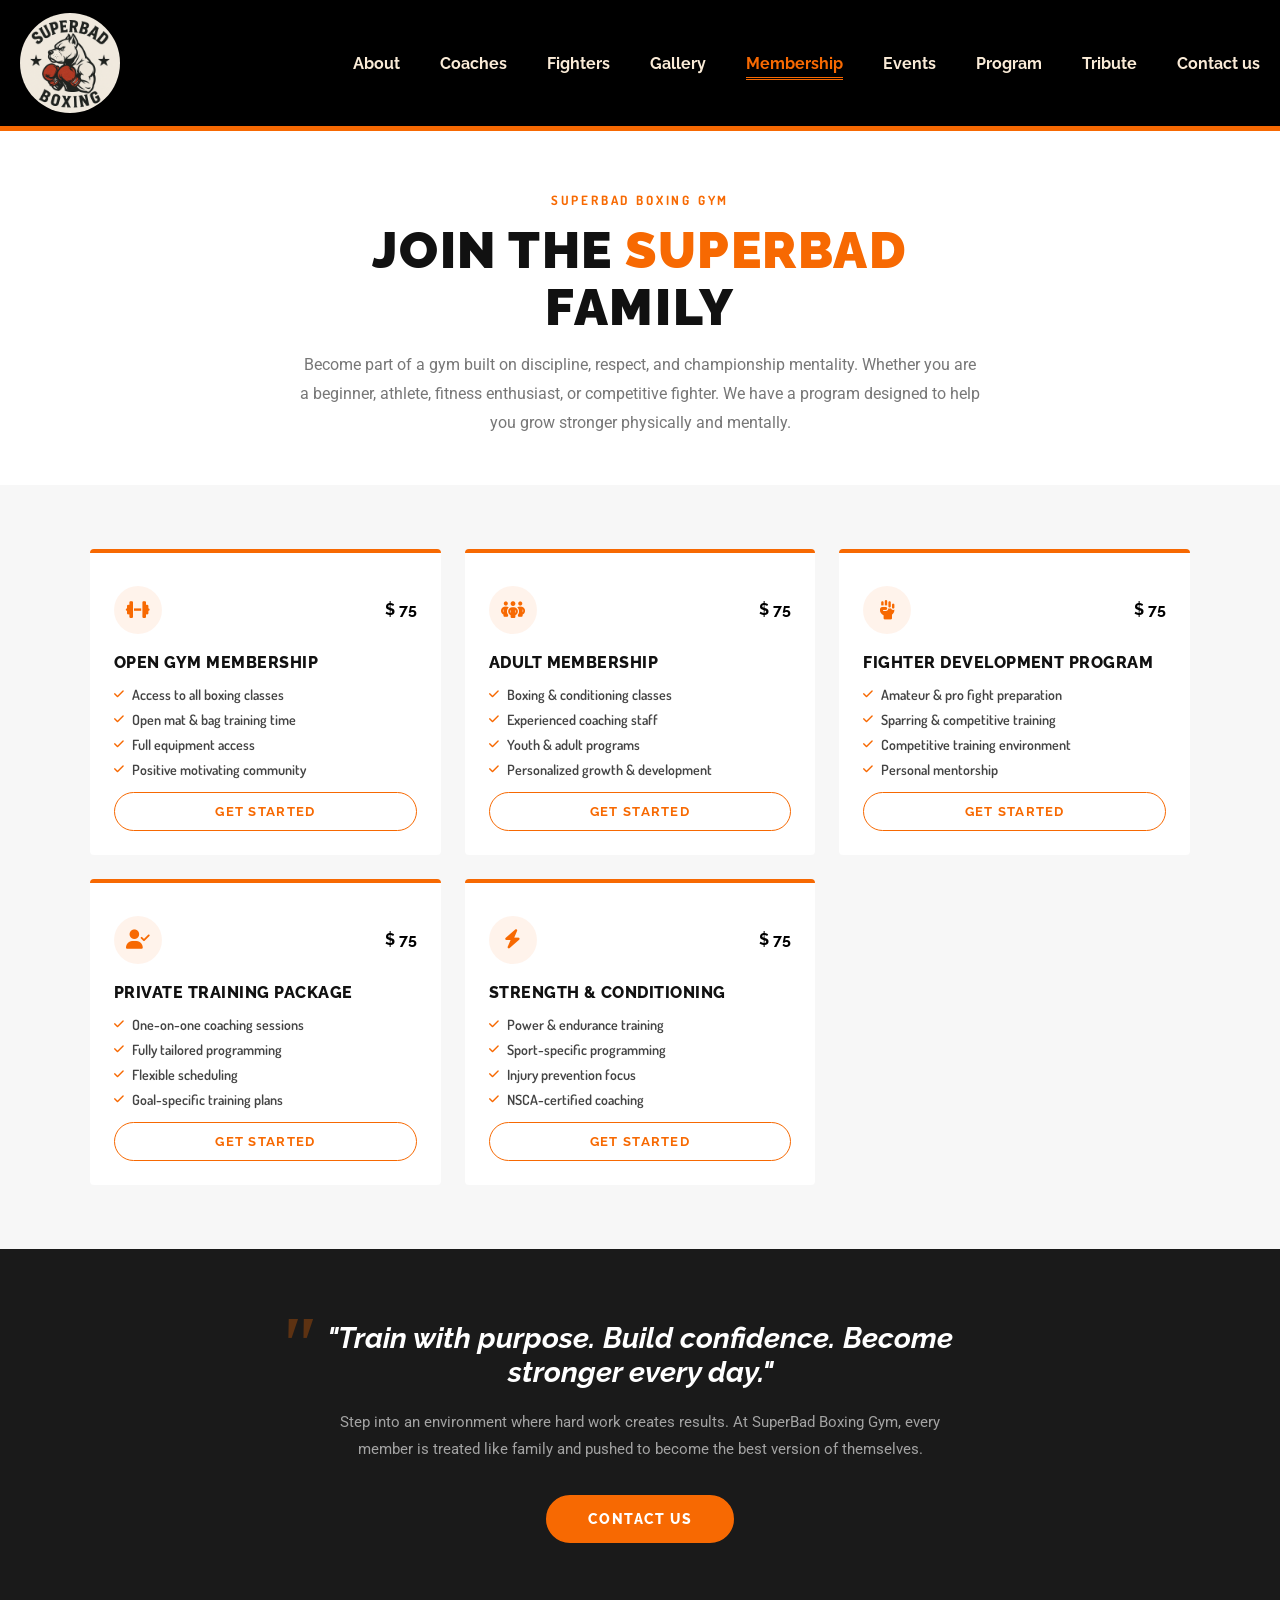
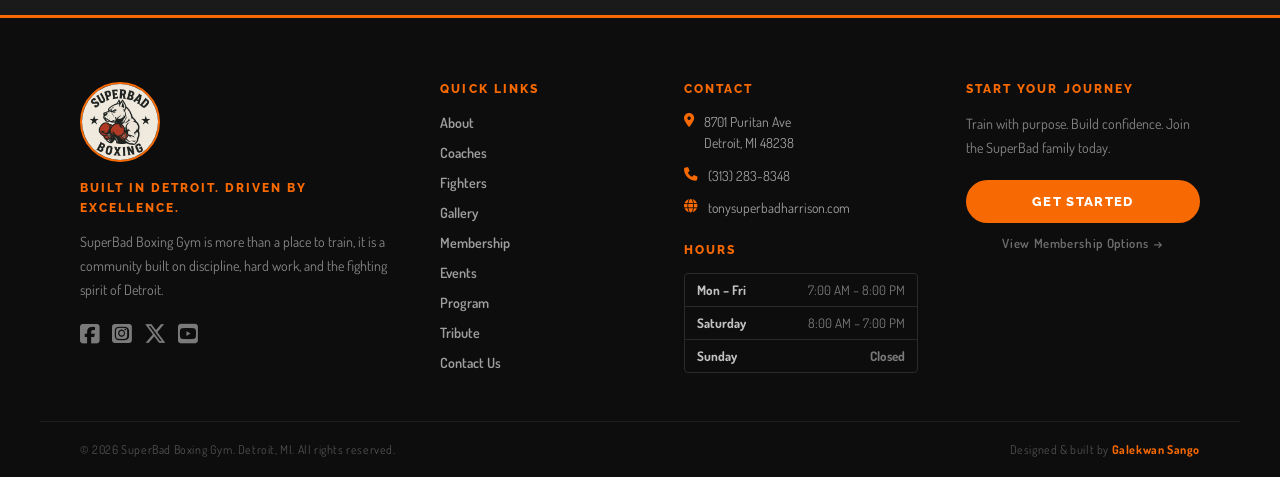
<file: Pages/membership.html>
<!doctype html>
<html lang="en">

<head>
    <meta charset="UTF-8" />
    <meta name="viewport" content="width=device-width, initial-scale=1.0" />
    <link rel="preconnect" href="https://fonts.googleapis.com" />
    <link rel="preconnect" href="https://fonts.gstatic.com" crossorigin />
    <link rel="stylesheet" href="https://cdnjs.cloudflare.com/ajax/libs/font-awesome/6.0.0/css/all.min.css">
    <link rel="stylesheet" href="https://cdnjs.cloudflare.com/ajax/libs/font-awesome/6.7.2/css/all.min.css"
        integrity="sha512-Evv84Mr4kqVGRNSgIGL/F/aIDqQb7xQ2vcrdIwxfjThSH8CSR7PBEakCr51Ck+w+/U6swU2Im1vVX0SVk9ABhg=="
        crossorigin="anonymous" referrerpolicy="no-referrer" />
    <link
        href="https://fonts.googleapis.com/css2?family=Dosis:wght@200..800&family=Raleway:ital,wght@0,100..900;1,100..900&family=Roboto:ital,wght@0,100..900;1,100..900&display=swap"
        rel="stylesheet" />
    <meta name="author" content="Galekwan Sango" />
    <link rel="stylesheet" href="../Styles/style.css" />
    <link rel="stylesheet" href="../Styles/responsiveBreak.css" />
    <link rel="stylesheet" href="../Styles/Pages/membership-page.css" />

    <!-- footer-section -->
    <link rel="stylesheet" href="/Styles/footer.css" />
    <title>Membership — SuperBad Boxing</title>
</head>

<body>
    <div class="body-container">

        <!-- ── HEADER ── -->
        <div class="header-container">
            <a href="../index.html"><img id="site-logo" src="../Media/logo.png" alt="site logo" /></a>
            <nav class="nav-bar-container">
                <input class="side-menu" type="checkbox" id="side-menu" />
                <label class="hamb" for="side-menu"><span class="hamb-line"></span></label>
                <ul class="nav-items-container">
                    <a href="../index.html"><img class="overlay-logo" src="../Media/logo.png" alt="site logo" /></a>
                    <li class="nav-items"><a href="./about.html">About</a></li>
                    <li class="nav-items"><a href="./coaches.html">Coaches</a></li>
                    <li class="nav-items"><a href="./fighters.html">Fighters</a></li>
                    <li class="nav-items"><a href="./gallery.html">Gallery</a></li>
                    <li class="nav-items"><a href="./membership.html">Membership</a></li>
                    <li class="nav-items"><a href="./events.html">Events</a></li>
                    <li class="nav-items"><a href="./program.html">Program</a></li>
                    <li class="nav-items"><a href="./about.html">Tribute</a></li>
                    <li class="nav-items"><a href="./contact-us.html">Contact us</a></li>
                </ul>
            </nav>
        </div>

        <div class="content-container">

            <!-- ── PAGE HEADER ── -->
            <section class="mp-page-header">
                <p class="mp-eyebrow">SuperBad Boxing Gym</p>
                <h1 class="mp-page-title">Join the <span class="mp-accent">SuperBad</span> Family</h1>
                <p class="mp-page-sub">
                    Become part of a gym built on discipline, respect, and championship mentality.
                    Whether you are a beginner, athlete, fitness enthusiast, or competitive fighter.
                    We have a program designed to help you grow stronger physically and mentally.
                </p>
            </section>

            <!-- ── MEMBERSHIP CARDS ── -->
            <section class="mp-cards-section">
                <div class="mp-cards-grid">

                    <!-- Open Gym -->
                    <article class="mp-card">
                        <div class="mp-card-header">
                            <div class="mp-card-icon">
                                <i class="fa-solid fa-dumbbell" aria-hidden="true"></i>
                            </div>
                            <p> &dollar; 75</p>
                        </div>


                        <h2 class="mp-card-title">Open Gym Membership</h2>
                        <ul class="mp-card-benefits">
                            <li><i class="fa-solid fa-check" aria-hidden="true"></i> Access to all boxing classes</li>
                            <li><i class="fa-solid fa-check" aria-hidden="true"></i> Open mat & bag training time</li>
                            <li><i class="fa-solid fa-check" aria-hidden="true"></i> Full equipment access</li>
                            <li><i class="fa-solid fa-check" aria-hidden="true"></i> Positive motivating community</li>
                        </ul>
                        <a href="./contact-us.html" class="mp-card-btn">Get Started</a>
                    </article>

                    <!-- Adult -->
                    <article class="mp-card">

                        <div class="mp-card-header">
                            <div class="mp-card-icon">
                                <i class="fa-solid fa-people-group" aria-hidden="true"></i>
                            </div>
                            <p> &dollar; 75</p>
                        </div>
                        <h2 class="mp-card-title">Adult Membership</h2>
                        <ul class="mp-card-benefits">
                            <li><i class="fa-solid fa-check" aria-hidden="true"></i> Boxing &amp; conditioning classes
                            </li>
                            <li><i class="fa-solid fa-check" aria-hidden="true"></i> Experienced coaching staff</li>
                            <li><i class="fa-solid fa-check" aria-hidden="true"></i> Youth &amp; adult programs</li>
                            <li><i class="fa-solid fa-check" aria-hidden="true"></i> Personalized growth &amp;
                                development</li>
                        </ul>
                        <a href="./contact-us.html" class="mp-card-btn">Get Started</a>
                    </article>

                    <!-- Fighter Development -->
                    <article class="mp-card">

                        <div class="mp-card-header">
                            <div class="mp-card-icon">
                                <i class="fa-solid fa-hand-fist" aria-hidden="true"></i>
                            </div>
                            <p> &dollar; 75</p>
                        </div>
                        <h2 class="mp-card-title">Fighter Development Program</h2>
                        <ul class="mp-card-benefits">
                            <li><i class="fa-solid fa-check" aria-hidden="true"></i> Amateur &amp; pro fight preparation
                            </li>
                            <li><i class="fa-solid fa-check" aria-hidden="true"></i> Sparring &amp; competitive training
                            </li>
                            <li><i class="fa-solid fa-check" aria-hidden="true"></i> Competitive training environment
                            </li>
                            <li><i class="fa-solid fa-check" aria-hidden="true"></i> Personal mentorship</li>
                        </ul>
                        <a href="./contact-us.html" class="mp-card-btn">Get Started</a>
                    </article>

                    <!-- Private Training -->
                    <article class="mp-card">

                        <div class="mp-card-header">
                            <div class="mp-card-icon">
                                <i class="fa-solid fa-user-check" aria-hidden="true"></i>
                            </div>
                            <p> &dollar; 75</p>
                        </div>
                        <h2 class="mp-card-title">Private Training Package</h2>
                        <ul class="mp-card-benefits">
                            <li><i class="fa-solid fa-check" aria-hidden="true"></i> One-on-one coaching sessions</li>
                            <li><i class="fa-solid fa-check" aria-hidden="true"></i> Fully tailored programming</li>
                            <li><i class="fa-solid fa-check" aria-hidden="true"></i> Flexible scheduling</li>
                            <li><i class="fa-solid fa-check" aria-hidden="true"></i> Goal-specific training plans</li>
                        </ul>
                        <a href="./contact-us.html" class="mp-card-btn">Get Started</a>
                    </article>

                    <!-- Strength & Conditioning -->
                    <article class="mp-card">
                        <!-- <div class="mp-card-icon">
                            <i class="fa-solid fa-bolt" aria-hidden="true"></i>
                        </div> -->
                        <div class="mp-card-header">
                            <div class="mp-card-icon">
                                <i class="fa-solid fa-bolt" aria-hidden="true"></i>
                            </div>
                            <p> &dollar; 75</p>
                        </div>
                        <h2 class="mp-card-title">Strength &amp; Conditioning</h2>
                        <ul class="mp-card-benefits">
                            <li><i class="fa-solid fa-check" aria-hidden="true"></i> Power &amp; endurance training</li>
                            <li><i class="fa-solid fa-check" aria-hidden="true"></i> Sport-specific programming</li>
                            <li><i class="fa-solid fa-check" aria-hidden="true"></i> Injury prevention focus</li>
                            <li><i class="fa-solid fa-check" aria-hidden="true"></i> NSCA-certified coaching</li>
                        </ul>
                        <a href="./contact-us.html" class="mp-card-btn">Get Started</a>
                    </article>

                </div>
            </section>

            <!-- ── PULLQUOTE / CTA ── -->
            <section class="mp-pullquote">
                <blockquote class="mp-quote">
                    "Train with purpose. Build confidence. Become stronger every day."
                </blockquote>
                <p class="mp-quote-sub">
                    Step into an environment where hard work creates results. At SuperBad Boxing Gym,
                    every member is treated like family and pushed to become the best version of themselves.
                </p>
                <a href="./contact-us.html" class="mp-pullquote-btn">Contact Us</a>
            </section>

            <!-- ── FOOTER ── -->
            <!-- ════════════════════════════════════════════
                            SUPERBAD BOXING GYM — SITE FOOTER
                            Copy this footer block into every page,
                            replacing the existing <footer> tag.
                            Adjust ../  vs ./  paths based on page depth.
                       ════════════════════════════════════════════ -->

            <footer class="site-footer">
                <div class="sf-inner">

                    <!-- Col 1: Brand -->
                    <div class="sf-brand">
                        <a href="../index.html">
                            <img src="../Media/logo.png" alt="SuperBad Boxing Gym logo" class="sf-logo" />
                        </a>
                        <p class="sf-tagline">Built in Detroit. Driven by Excellence.</p>
                        <p class="sf-desc">
                            SuperBad Boxing Gym is more than a place to train, it is a community
                            built on discipline, hard work, and the fighting spirit of Detroit.
                        </p>
                        <div class="sf-socials">
                            <a href="#" aria-label="Facebook" class="sf-social-link">
                                <i class="fa-brands fa-square-facebook"></i>
                            </a>
                            <a href="#" aria-label="Instagram" class="sf-social-link">
                                <i class="fa-brands fa-square-instagram"></i>
                            </a>
                            <a href="#" aria-label="Twitter / X" class="sf-social-link">
                                <i class="fa-brands fa-x-twitter"></i>
                            </a>
                            <a href="#" aria-label="YouTube" class="sf-social-link">
                                <i class="fa-brands fa-square-youtube"></i>
                            </a>
                        </div>
                    </div>

                    <!-- Col 2: Quick Links -->
                    <div class="sf-col">
                        <h3 class="sf-col-title">Quick Links</h3>
                        <ul class="sf-links">
                            <li><a href="./about.html">About</a></li>
                            <li><a href="./coaches.html">Coaches</a></li>
                            <li><a href="./fighters.html">Fighters</a></li>
                            <li><a href="./gallery.html">Gallery</a></li>
                            <li><a href="./membership.html">Membership</a></li>
                            <li><a href="./events.html">Events</a></li>
                            <li><a href="./program.html">Program</a></li>
                            <li><a href="./tribute.html">Tribute</a></li>
                            <li><a href="./contact-us.html">Contact Us</a></li>
                        </ul>
                    </div>

                    <!-- Col 3: Contact Info -->
                    <div class="sf-col">
                        <h3 class="sf-col-title">Contact</h3>
                        <ul class="sf-contact-list">
                            <li>
                                <i class="fa-solid fa-location-dot"></i>
                                <span>8701 Puritan Ave<br />Detroit, MI 48238</span>
                            </li>
                            <li>
                                <i class="fa-solid fa-phone"></i>
                                <a href="tel:+13132838348">(313) 283-8348</a>
                            </li>
                            <li>
                                <i class="fa-solid fa-globe"></i>
                                <a href="http://tonysuperbadharrison.com" target="_blank" rel="noopener">
                                    tonysuperbadharrison.com
                                </a>
                            </li>
                        </ul>

                        <h3 class="sf-col-title sf-col-title--hours">Hours</h3>
                        <ul class="sf-hours">
                            <li>
                                <span>Mon – Fri</span>
                                <span>7:00 AM – 8:00 PM</span>
                            </li>
                            <li>
                                <span>Saturday</span>
                                <span>8:00 AM – 7:00 PM</span>
                            </li>
                            <li class="sf-hours-closed">
                                <span>Sunday</span>
                                <span>Closed</span>
                            </li>
                        </ul>
                    </div>

                    <!-- Col 4: CTA -->
                    <div class="sf-col sf-col--cta">
                        <h3 class="sf-col-title">Start Your Journey</h3>
                        <p class="sf-cta-text">
                            Train with purpose. Build confidence. Join the SuperBad family today.
                        </p>
                        <a href="./contact-us.html" class="sf-cta-btn">Get Started</a>
                        <a href="./membership.html" class="sf-cta-link">View Membership Options →</a>
                    </div>

                </div><!-- end sf-inner -->

                <!-- Bottom bar -->
                <div class="sf-bottom">
                    <p class="sf-copy">
                        &copy; <span id="sfYear"></span> SuperBad Boxing Gym. Detroit, MI. All rights reserved.
                    </p>
                    <p class="sf-credit">
                        Designed &amp; built by
                        <span class="sf-credit-name">Galekwan Sango</span>
                    </p>
                </div>

            </footer>

            <script>
                // Auto-update copyright year
                const sfYear = document.getElementById('sfYear');
                if (sfYear) sfYear.textContent = new Date().getFullYear();
            </script>

        </div><!-- end content-container -->

    </div><!-- end body-container -->

    <script src="../scripts/index.js"></script>
</body>

</html>
</file>
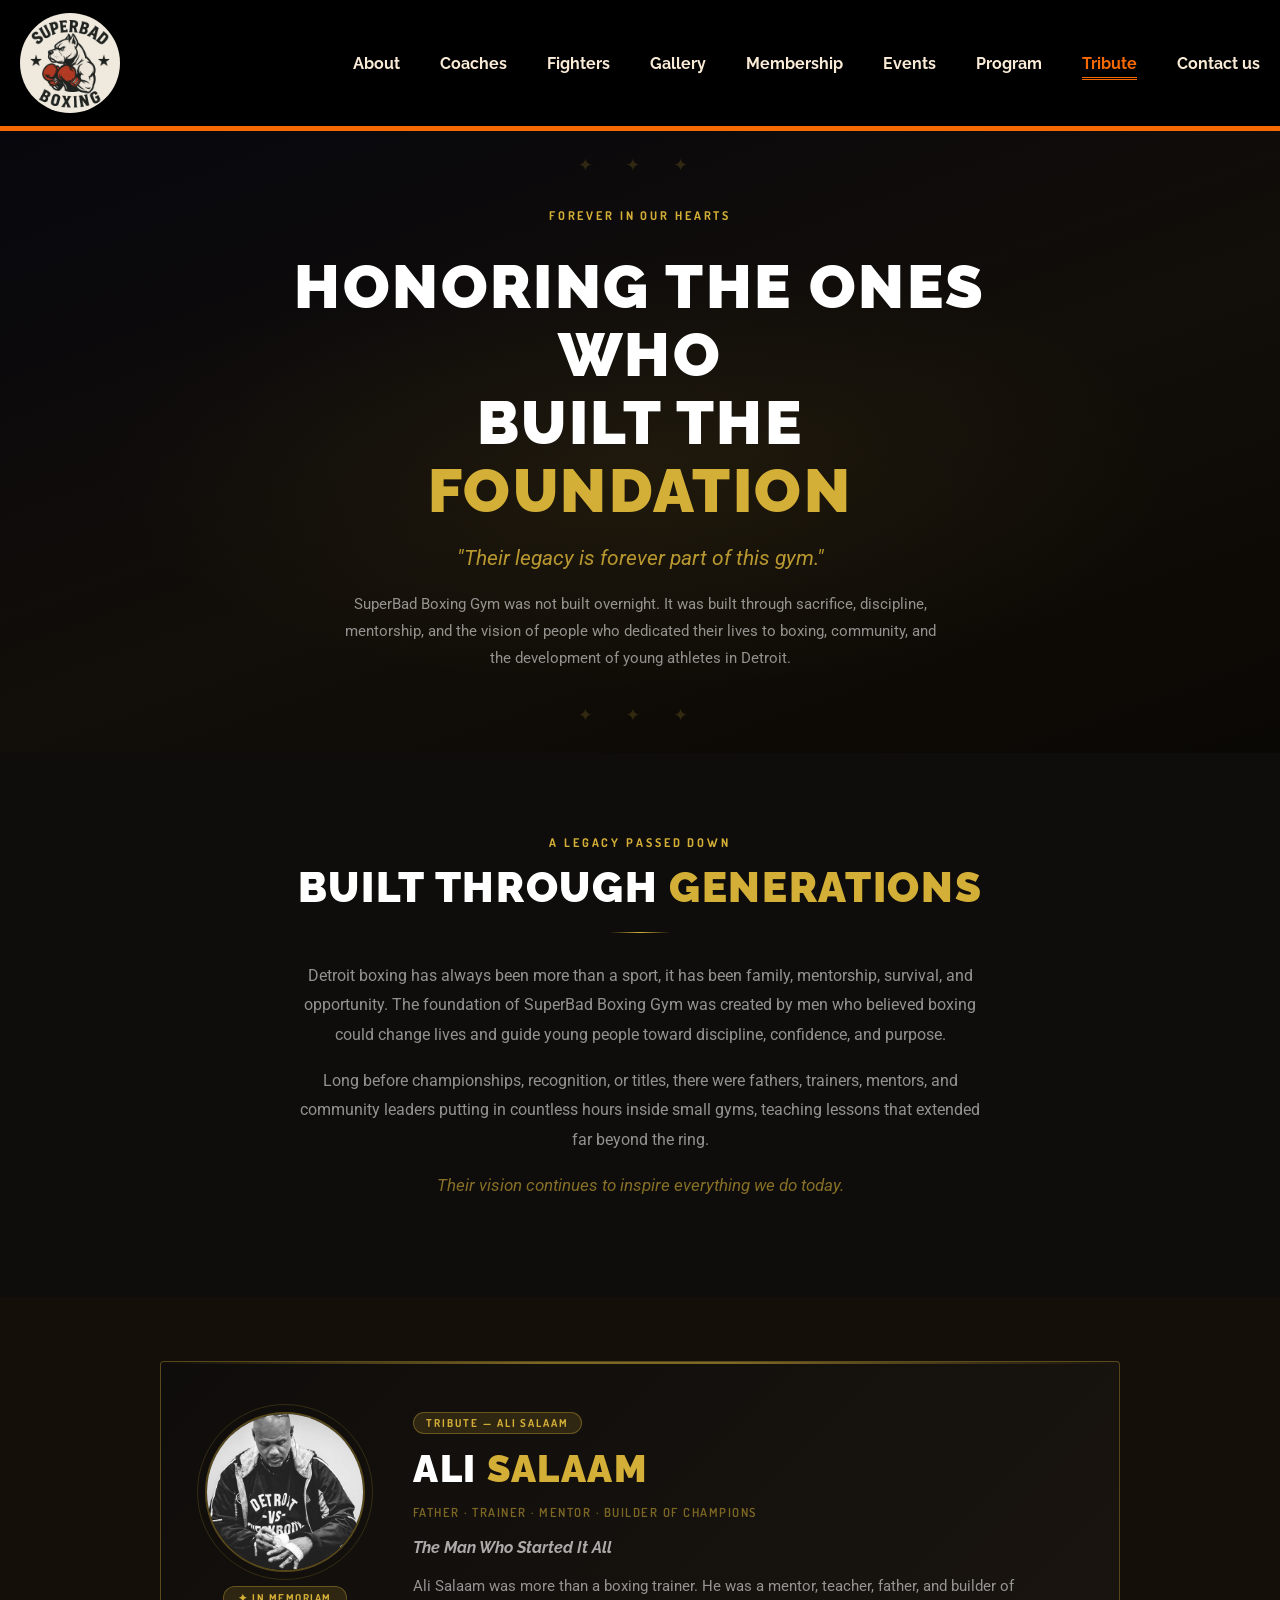
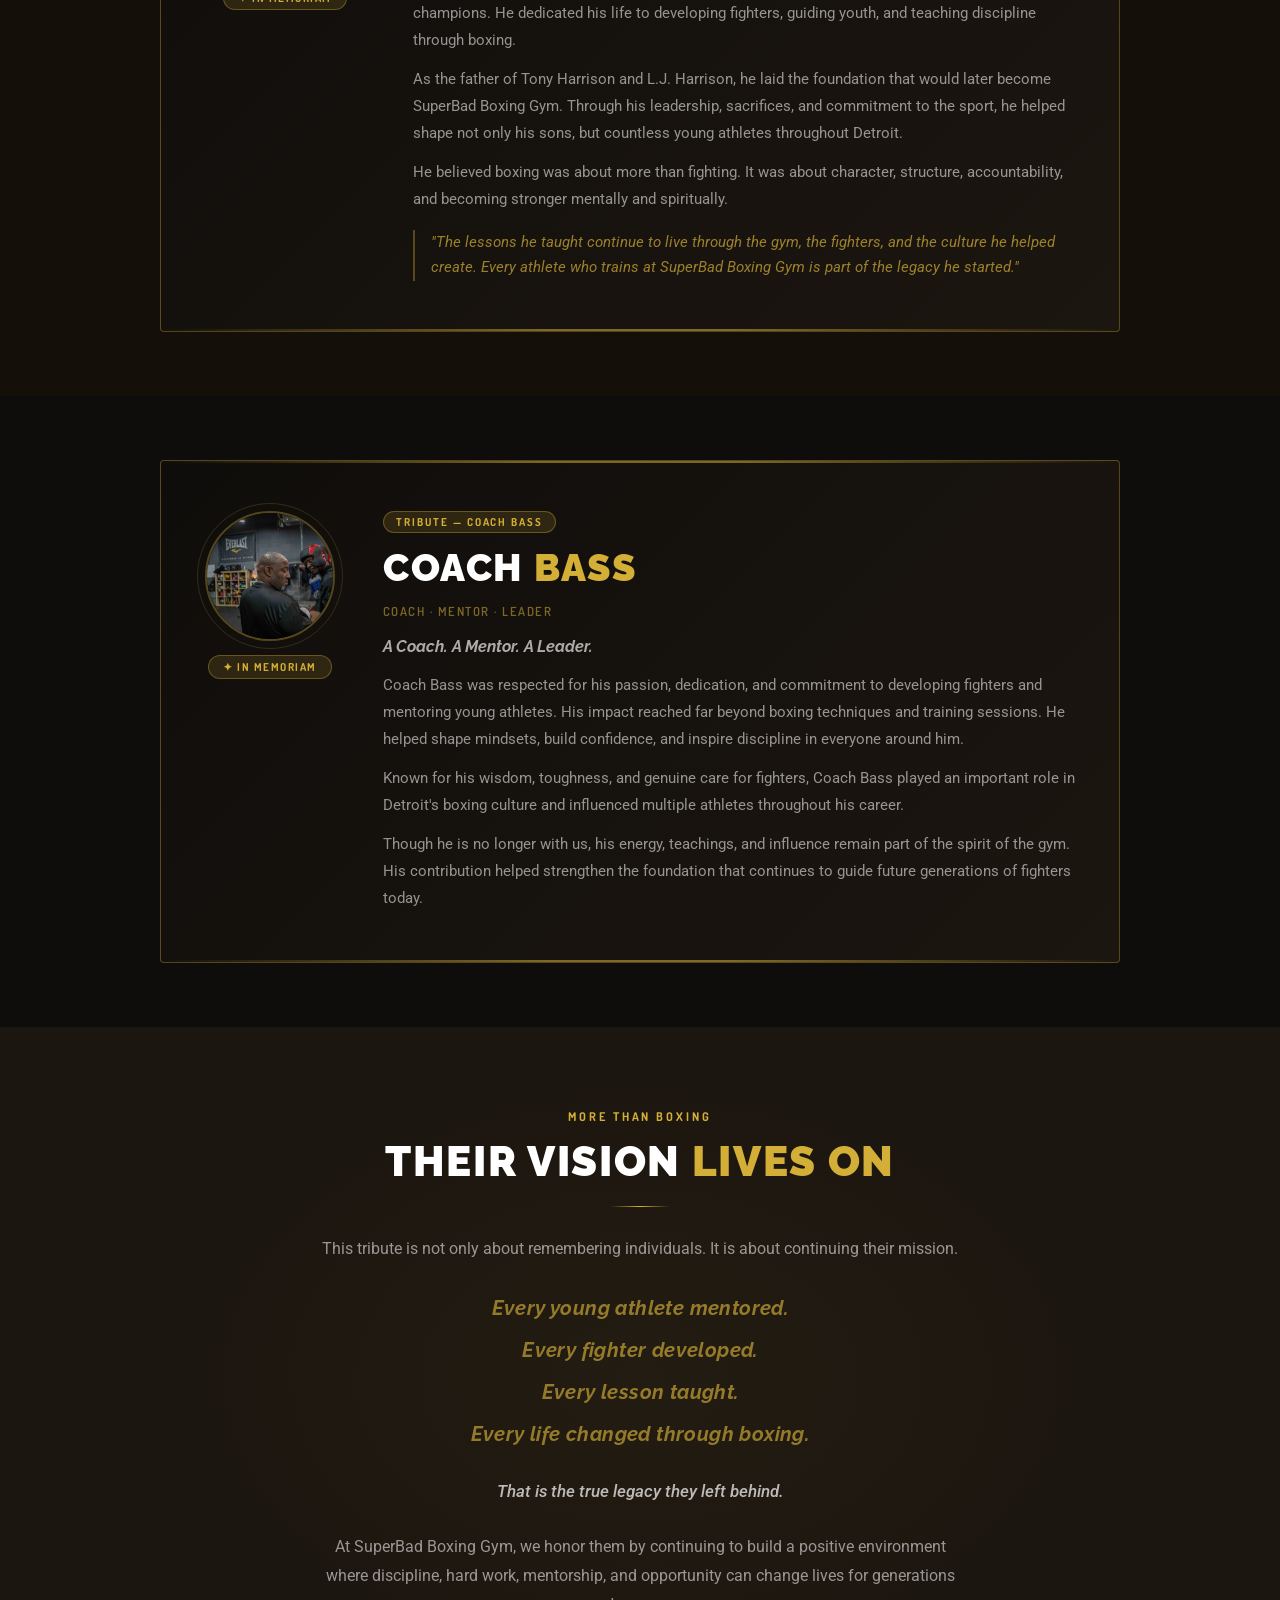
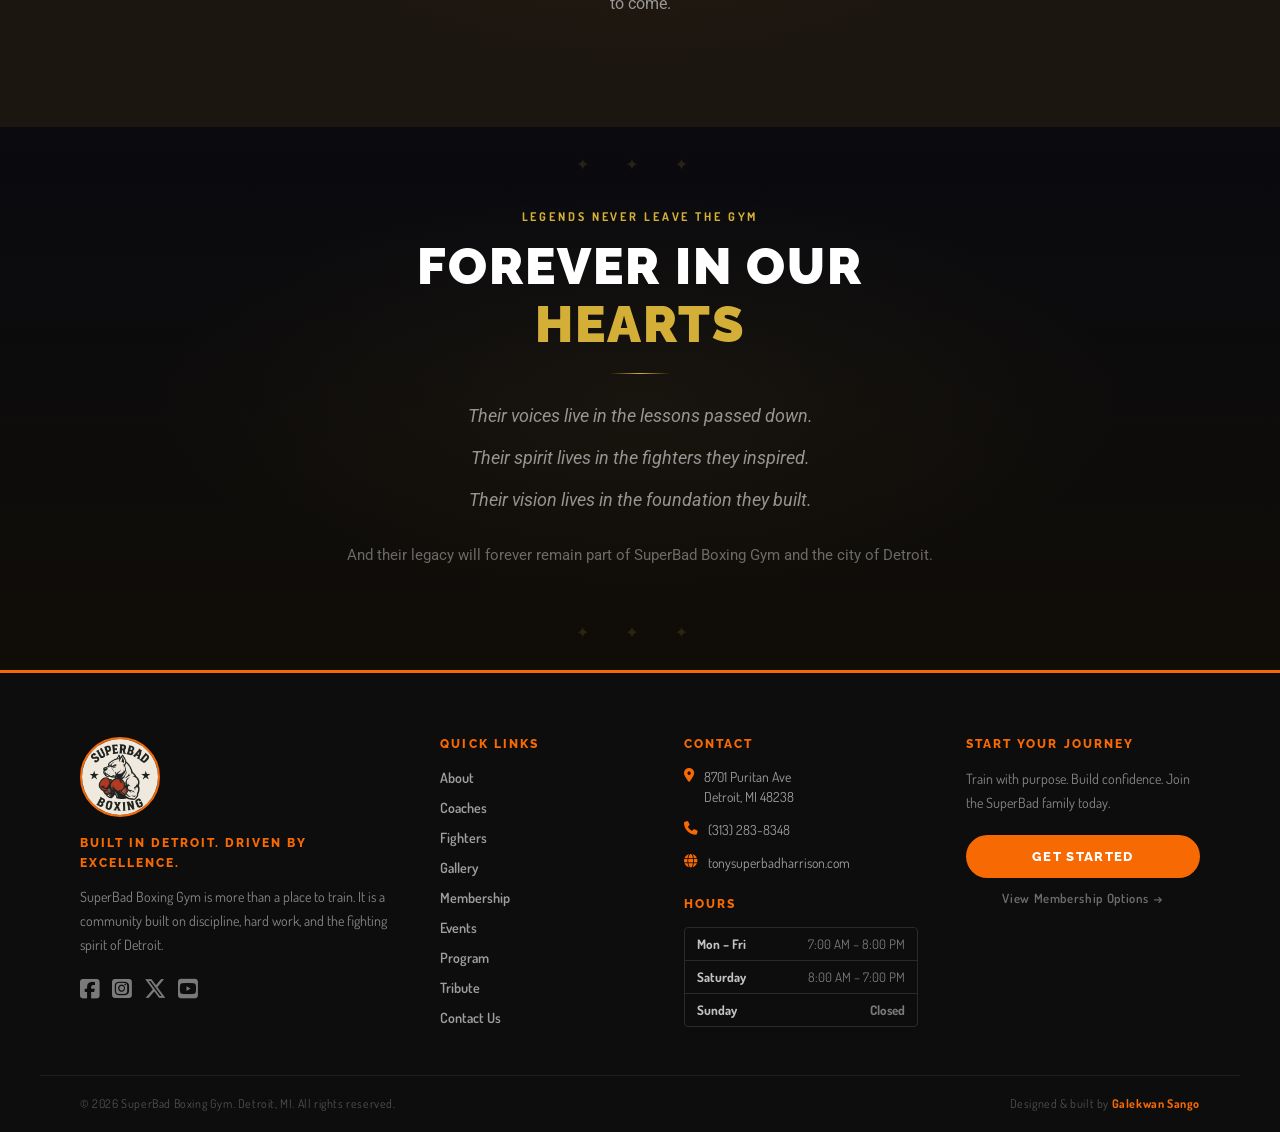
<file: Pages/tribute.html>
<!doctype html>
<html lang="en">

<head>
    <meta charset="UTF-8" />
    <meta name="viewport" content="width=device-width, initial-scale=1.0" />
    <link rel="preconnect" href="https://fonts.googleapis.com" />
    <link rel="preconnect" href="https://fonts.gstatic.com" crossorigin />
    <link rel="stylesheet" href="https://cdnjs.cloudflare.com/ajax/libs/font-awesome/6.0.0/css/all.min.css">
    <link rel="stylesheet" href="https://cdnjs.cloudflare.com/ajax/libs/font-awesome/6.7.2/css/all.min.css"
        integrity="sha512-Evv84Mr4kqVGRNSgIGL/F/aIDqQb7xQ2vcrdIwxfjThSH8CSR7PBEakCr51Ck+w+/U6swU2Im1vVX0SVk9ABhg=="
        crossorigin="anonymous" referrerpolicy="no-referrer" />
    <link
        href="https://fonts.googleapis.com/css2?family=Dosis:wght@200..800&family=Raleway:ital,wght@0,100..900;1,100..900&family=Roboto:ital,wght@0,100..900;1,100..900&display=swap"
        rel="stylesheet" />
    <meta name="author" content="Galekwan Sango" />
    <link rel="stylesheet" href="../Styles/style.css" />
    <link rel="stylesheet" href="../Styles/responsiveBreak.css" />
    <link rel="stylesheet" href="../Styles/Pages/tribute-page.css" />
    <link rel="stylesheet" href="../Styles/footer.css" />
    <title>Tribute — SuperBad Boxing</title>
</head>

<body>
    <div class="body-container">

        <!-- ── HEADER ── -->
        <div class="header-container">
            <a href="../index.html"><img id="site-logo" src="../Media/logo.png" alt="site logo" /></a>
            <nav class="nav-bar-container">
                <input class="side-menu" type="checkbox" id="side-menu" />
                <label class="hamb" for="side-menu"><span class="hamb-line"></span></label>
                <ul class="nav-items-container">
                    <a href="../index.html"><img class="overlay-logo" src="../Media/logo.png" alt="site logo" /></a>
                    <li class="nav-items"><a href="./about.html">About</a></li>
                    <li class="nav-items"><a href="./coaches.html">Coaches</a></li>
                    <li class="nav-items"><a href="./fighters.html">Fighters</a></li>
                    <li class="nav-items"><a href="./gallery.html">Gallery</a></li>
                    <li class="nav-items"><a href="./membership.html">Membership</a></li>
                    <li class="nav-items"><a href="./events.html">Events</a></li>
                    <li class="nav-items"><a href="./program.html">Program</a></li>
                    <li class="nav-items"><a href="./tribute.html">Tribute</a></li>
                    <li class="nav-items"><a href="./contact-us.html">Contact us</a></li>
                </ul>
            </nav>
        </div>

        <div class="content-container">

            <!-- ── HERO ── -->
            <section class="tp-hero">
                <div class="tp-hero-glow"></div>
                <div class="tp-hero-stars tp-hero-stars--top">✦ ✦ ✦</div>
                <div class="tp-hero-content">
                    <p class="tp-eyebrow">Forever In Our Hearts</p>
                    <h1 class="tp-hero-title">Honoring The Ones Who<br />Built The <span
                            class="tp-gold">Foundation</span></h1>
                    <p class="tp-hero-quote">
                        "Their legacy is forever part of this gym."
                    </p>
                    <p class="tp-hero-sub">
                        SuperBad Boxing Gym was not built overnight. It was built through sacrifice,
                        discipline, mentorship, and the vision of people who dedicated their lives to
                        boxing, community, and the development of young athletes in Detroit.
                    </p>
                </div>
                <div class="tp-hero-stars tp-hero-stars--bottom">✦ ✦ ✦</div>
            </section>

            <!-- ── LEGACY INTRO ── -->
            <section class="tp-legacy">
                <div class="tp-legacy-inner">
                    <p class="tp-section-eyebrow">A Legacy Passed Down</p>
                    <h2 class="tp-section-title">Built Through <span class="tp-gold">Generations</span></h2>
                    <div class="tp-legacy-divider"></div>
                    <p class="tp-legacy-body">
                        Detroit boxing has always been more than a sport, it has been family, mentorship,
                        survival, and opportunity. The foundation of SuperBad Boxing Gym was created by men
                        who believed boxing could change lives and guide young people toward discipline,
                        confidence, and purpose.
                    </p>
                    <p class="tp-legacy-body">
                        Long before championships, recognition, or titles, there were fathers, trainers,
                        mentors, and community leaders putting in countless hours inside small gyms, teaching
                        lessons that extended far beyond the ring.
                    </p>
                    <p class="tp-legacy-body tp-legacy-body--italic">
                        Their vision continues to inspire everything we do today.
                    </p>
                </div>
            </section>

            <!-- ── TRIBUTE: ALI SALAAM (Primary) ── -->
            <section class="tp-tribute-section">
                <article class="tp-card tp-card--primary">
                    <div class="tp-card-gold-line tp-card-gold-line--top"></div>

                    <div class="tp-card-inner">
                        <!-- Portrait -->
                        <div class="tp-card-portrait-wrap">
                            <div class="tp-card-portrait">
                                <img src="../Media/ali salaam.webp" alt="Ali Salaam" class="tp-card-portrait-img" />
                                <div class="tp-card-halo"></div>
                            </div>
                            <span class="tp-in-memoriam">✦ In Memoriam</span>
                        </div>

                        <!-- Content -->
                        <div class="tp-card-content">
                            <span class="tp-card-badge">Tribute — Ali Salaam</span>
                            <h2 class="tp-card-name">Ali <span class="tp-gold">Salaam</span></h2>
                            <p class="tp-card-role">Father · Trainer · Mentor · Builder of Champions</p>
                            <p class="tp-card-subtitle">The Man Who Started It All</p>

                            <p class="tp-card-body">
                                Ali Salaam was more than a boxing trainer. He was a mentor, teacher, father,
                                and builder of champions. He dedicated his life to developing fighters, guiding
                                youth, and teaching discipline through boxing.
                            </p>
                            <p class="tp-card-body">
                                As the father of Tony Harrison and L.J. Harrison, he laid the foundation that
                                would later become SuperBad Boxing Gym. Through his leadership, sacrifices, and
                                commitment to the sport, he helped shape not only his sons, but countless young
                                athletes throughout Detroit.
                            </p>
                            <p class="tp-card-body">
                                He believed boxing was about more than fighting. It was about character,
                                structure, accountability, and becoming stronger mentally and spiritually.
                            </p>

                            <blockquote class="tp-card-quote">
                                "The lessons he taught continue to live through the gym, the fighters,
                                and the culture he helped create. Every athlete who trains at SuperBad
                                Boxing Gym is part of the legacy he started."
                            </blockquote>
                        </div>
                    </div>

                    <div class="tp-card-gold-line tp-card-gold-line--bottom"></div>
                </article>
            </section>

            <!-- ── TRIBUTE: COACH BASS (Secondary) ── -->
            <section class="tp-tribute-section tp-tribute-section--offset">
                <article class="tp-card tp-card--secondary">
                    <div class="tp-card-gold-line tp-card-gold-line--top"></div>

                    <div class="tp-card-inner">
                        <!-- Portrait -->
                        <div class="tp-card-portrait-wrap">
                            <div class="tp-card-portrait tp-card-portrait--sm">
                                <img src="../Media/coach-bass-4.webp" alt="Coach Bass" class="tp-card-portrait-img" />
                                <div class="tp-card-halo"></div>
                            </div>
                            <span class="tp-in-memoriam">✦ In Memoriam</span>
                        </div>

                        <!-- Content -->
                        <div class="tp-card-content">
                            <span class="tp-card-badge">Tribute — Coach Bass</span>
                            <h2 class="tp-card-name">Coach <span class="tp-gold">Bass</span></h2>
                            <p class="tp-card-role">Coach · Mentor · Leader</p>
                            <p class="tp-card-subtitle">A Coach. A Mentor. A Leader.</p>

                            <p class="tp-card-body">
                                Coach Bass was respected for his passion, dedication, and commitment to
                                developing fighters and mentoring young athletes. His impact reached far beyond
                                boxing techniques and training sessions. He helped shape mindsets, build
                                confidence, and inspire discipline in everyone around him.
                            </p>
                            <p class="tp-card-body">
                                Known for his wisdom, toughness, and genuine care for fighters, Coach Bass
                                played an important role in Detroit's boxing culture and influenced multiple
                                athletes throughout his career.
                            </p>
                            <p class="tp-card-body">
                                Though he is no longer with us, his energy, teachings, and influence remain
                                part of the spirit of the gym. His contribution helped strengthen the foundation
                                that continues to guide future generations of fighters today.
                            </p>
                        </div>
                    </div>

                    <div class="tp-card-gold-line tp-card-gold-line--bottom"></div>
                </article>
            </section>

            <!-- ── THEIR VISION LIVES ON ── -->
            <section class="tp-vision">
                <div class="tp-vision-glow"></div>
                <div class="tp-vision-inner">
                    <p class="tp-section-eyebrow">More Than Boxing</p>
                    <h2 class="tp-section-title">Their Vision <span class="tp-gold">Lives On</span></h2>
                    <div class="tp-legacy-divider"></div>
                    <p class="tp-vision-body">
                        This tribute is not only about remembering individuals. It is about continuing
                        their mission.
                    </p>
                    <div class="tp-vision-lines">
                        <p class="tp-vision-line">Every young athlete mentored.</p>
                        <p class="tp-vision-line">Every fighter developed.</p>
                        <p class="tp-vision-line">Every lesson taught.</p>
                        <p class="tp-vision-line">Every life changed through boxing.</p>
                    </div>
                    <p class="tp-vision-closing">
                        That is the true legacy they left behind.
                    </p>
                    <p class="tp-vision-body">
                        At SuperBad Boxing Gym, we honor them by continuing to build a positive environment
                        where discipline, hard work, mentorship, and opportunity can change lives for
                        generations to come.
                    </p>
                </div>
            </section>

            <!-- ── FOREVER IN OUR HEARTS (Closing) ── -->
            <section class="tp-closing">
                <div class="tp-closing-glow"></div>
                <div class="tp-closing-ornament tp-closing-ornament--top">✦ ✦ ✦</div>
                <div class="tp-closing-inner">
                    <p class="tp-section-eyebrow">Legends Never Leave The Gym</p>
                    <h2 class="tp-closing-title">Forever In Our <span class="tp-gold">Hearts</span></h2>
                    <div class="tp-legacy-divider"></div>
                    <div class="tp-closing-lines">
                        <p>Their voices live in the lessons passed down.</p>
                        <p>Their spirit lives in the fighters they inspired.</p>
                        <p>Their vision lives in the foundation they built.</p>
                    </div>
                    <p class="tp-closing-final">
                        And their legacy will forever remain part of SuperBad Boxing Gym
                        and the city of Detroit.
                    </p>
                </div>
                <div class="tp-closing-ornament tp-closing-ornament--bottom">✦ ✦ ✦</div>
            </section>

            <!-- ── FOOTER ── -->
            <footer class="site-footer">
                <div class="sf-inner">
                    <div class="sf-brand">
                        <a href="../index.html"><img src="../Media/logo.png" alt="SuperBad Boxing Gym logo"
                                class="sf-logo" /></a>
                        <p class="sf-tagline">Built in Detroit. Driven by Excellence.</p>
                        <p class="sf-desc">SuperBad Boxing Gym is more than a place to train. It is a community built on
                            discipline, hard work, and the fighting spirit of Detroit.</p>
                        <div class="sf-socials">
                            <a href="#" aria-label="Facebook" class="sf-social-link"><i
                                    class="fa-brands fa-square-facebook"></i></a>
                            <a href="#" aria-label="Instagram" class="sf-social-link"><i
                                    class="fa-brands fa-square-instagram"></i></a>
                            <a href="#" aria-label="Twitter / X" class="sf-social-link">
                                <i class="fa-brands fa-x-twitter"></i>
                                <a href="#" aria-label="YouTube" class="sf-social-link"><i
                                        class="fa-brands fa-square-youtube"></i></a>
                        </div>
                    </div>
                    <div class="sf-col">
                        <h3 class="sf-col-title">Quick Links</h3>
                        <ul class="sf-links">
                            <li><a href="./about.html">About</a></li>
                            <li><a href="./coaches.html">Coaches</a></li>
                            <li><a href="./fighters.html">Fighters</a></li>
                            <li><a href="./gallery.html">Gallery</a></li>
                            <li><a href="./membership.html">Membership</a></li>
                            <li><a href="./events.html">Events</a></li>
                            <li><a href="./program.html">Program</a></li>
                            <li><a href="./tribute.html">Tribute</a></li>
                            <li><a href="./contact-us.html">Contact Us</a></li>
                        </ul>
                    </div>
                    <div class="sf-col">
                        <h3 class="sf-col-title">Contact</h3>
                        <ul class="sf-contact-list">
                            <li><i class="fa-solid fa-location-dot"></i><span>8701 Puritan Ave<br />Detroit, MI
                                    48238</span>
                            </li>
                            <li><i class="fa-solid fa-phone"></i><a href="tel:+13132838348">(313) 283-8348</a></li>
                            <li><i class="fa-solid fa-globe"></i><a href="http://tonysuperbadharrison.com"
                                    target="_blank" rel="noopener">tonysuperbadharrison.com</a></li>
                        </ul>
                        <h3 class="sf-col-title sf-col-title--hours">Hours</h3>
                        <ul class="sf-hours">
                            <li><span>Mon – Fri</span><span>7:00 AM – 8:00 PM</span></li>
                            <li><span>Saturday</span><span>8:00 AM – 7:00 PM</span></li>
                            <li class="sf-hours-closed"><span>Sunday</span><span>Closed</span></li>
                        </ul>
                    </div>
                    <div class="sf-col sf-col--cta">
                        <h3 class="sf-col-title">Start Your Journey</h3>
                        <p class="sf-cta-text">Train with purpose. Build confidence. Join the SuperBad family today.</p>
                        <a href="./contact-us.html" class="sf-cta-btn">Get Started</a>
                        <a href="./membership.html" class="sf-cta-link">View Membership Options →</a>
                    </div>
                </div>
                <div class="sf-bottom">
                    <p class="sf-copy">&copy; <span id="sfYear"></span> SuperBad Boxing Gym. Detroit, MI. All rights
                        reserved.</p>
                    <p class="sf-credit">Designed &amp; built by <span class="sf-credit-name">Galekwan Sango</span></p>
                </div>
            </footer>

            <script>
                const sfYear = document.getElementById('sfYear');
                if (sfYear) sfYear.textContent = new Date().getFullYear();
            </script>

        </div><!-- end content-container -->


    </div><!-- end body-container -->

    <script src="../scripts/index.js"></script>
</body>

</html>
</file>
<file: Styles/style.css>
/* ═══════════════════════════════════════════
   BASE
═══════════════════════════════════════════ */
html {
  font-family: 'Raleway', 'Dosis', 'Roboto', sans-serif, system-ui;
  font-optical-sizing: auto;
}

*,
*::before,
*::after {
  box-sizing: border-box;
}

body {
  padding: 0;
  margin: 0;
  height: 100vh;
}

/* paragraph element */
p {
  line-height: 1.6; /* Recommended for readability */
}

/* ═══════════════════════════════════════════
   HEADER — fixed, always visible
═══════════════════════════════════════════ */
.header-container {
  display: flex;
  flex-direction: row;
  align-items: center;
  justify-content: space-between;
  background-color: black;
  padding: 13px 20px;
  position: fixed;
  top: 0;
  left: 0;
  width: 100%;
  z-index: 500;
  border-bottom: solid rgb(247, 105, 2) 5px;
}

#site-logo {
  max-height: 100px;
  max-width: 100px;
  border-radius: 50%;
  display: block;
}

/* ═══════════════════════════════════════════
   LAYOUT
   Use a CSS variable for header height so
   every calc() stays in sync automatically
═══════════════════════════════════════════ */
:root {
  --header-h: 126px; /* 100px logo + 13px padding top + 13px padding bottom */
}

.body-container {
  padding-top: var(--header-h);
  min-height: 100vh;
}

.content-container {
  position: relative;
  width: 100%;
  height: calc(100vh - var(--header-h));
}

.footer-container {
  background-color: #111;
  min-height: 60px;
}

/* ═══════════════════════════════════════════
   DESKTOP NAV
═══════════════════════════════════════════ */
.nav-bar-container {
  display: flex;
  align-items: center;
}

.nav-items-container {
  display: flex;
  align-items: center;
  gap: 30px;
  list-style: none;
  margin: 0;
  padding: 0;
}

.nav-items {
  color: antiquewhite;
  font-weight: bold;
  cursor: pointer;
  transition: font-size 0.15s ease;
}

.nav-items:hover {
  text-decoration: underline;
  text-underline-offset: 8px;
  text-decoration-color: rgb(247, 105, 2);
  font-size: 1.1rem;
  font-weight: bolder;
}

/* remove anchor element style */
.nav-items a,
.nav-items a:link,
.nav-items a:visited,
.nav-items a:hover,
.nav-items a:active {
  color: antiquewhite;
  text-decoration: none;
  font-weight: bold;
}

.nav-items a:hover {
  text-decoration: underline;
  text-underline-offset: 8px;
  text-decoration-color: rgb(247, 105, 2);
  font-size: 1.1rem;
  font-weight: bolder;
}

/* nav bar focus location on the site */
.nav-items a.nav-active {
  color: rgb(247, 105, 2); /* orange — matches your brand color */
  text-decoration: underline double;
  text-underline-offset: 8px;
  text-decoration-color: rgb(247, 105, 2);
}

/* ═══════════════════════════════════════════
   HAMBURGER CHECKBOX — always hidden
═══════════════════════════════════════════ */
.side-menu {
  display: none;
}

/* ═══════════════════════════════════════════
   HAMBURGER ICON
═══════════════════════════════════════════ */
.hamb {
  display: none; /* shown only on mobile via media query */
  cursor: pointer;
  position: fixed;
  top: 24px;
  right: 24px;
  z-index: 1100;
  width: 40px;
  height: 40px;
  justify-content: center;
  align-items: center;
}

.hamb-line {
  display: block;
  width: 28px;
  height: 2px;
  background-color: antiquewhite;
  position: relative;
  transition: background-color 0s 0.15s;
}

.hamb-line::before,
.hamb-line::after {
  content: '';
  display: block;
  width: 28px;
  height: 2px;
  background-color: antiquewhite;
  position: absolute;
  left: 0;
  transition:
    top 0.3s ease 0.3s,
    bottom 0.3s ease 0.3s,
    transform 0.3s ease 0s;
}

.hamb-line::before {
  top: -9px;
}
.hamb-line::after {
  bottom: -9px;
}

/* Checked → X (two-step animation) */
.side-menu:checked ~ .hamb .hamb-line {
  background-color: transparent;
}
.side-menu:checked ~ .hamb .hamb-line::before {
  top: 0;
  transform: rotate(45deg);
  transition:
    top 0.3s ease 0s,
    transform 0.3s ease 0.3s;
}
.side-menu:checked ~ .hamb .hamb-line::after {
  bottom: 0;
  transform: rotate(-45deg);
  transition:
    bottom 0.3s ease 0s,
    transform 0.3s ease 0.3s;
}

/* ═══════════════════════════════════════════
   OVERLAY LOGO — only visible inside mobile menu
═══════════════════════════════════════════ */
.overlay-logo {
  display: none;
}

/* ══════════════════════════════════════
  contact us section
═══════════════════════════════════════════ */
.contact-us-container {
  padding: 20px;
}
#contact-us-title,
#get-in-touch-title {
  text-align: center;
}

#contact-us-title {
  font-size: clamp(1rem, 3.5vw, 3.5rem);
}

/*hours of operation*/
.hour-of-operation-form-container {
  display: flex;
  flex-wrap: wrap;
  max-width: 100vw;
}
.operation-hours-item {
  color: rgb(247, 105, 2);
  font-weight: bold;
}
.contact-us-info-container {
  /* width: calc(100vw - 50%); */

  flex: 1 1 768px;
}

.gym-contact-icon-info-container {
  display: flex;
  gap: 1rem;
  align-items: center;
}
.contact-icon-items {
  flex: 1 1 0;
  display: flex;
  gap: 1.5em;
  align-items: center;
}

/*contact us form*/
.contact-us-form-container {
  /* width: calc(100vw - 50%); */

  flex: 1 1 768px;
}

.contact-form {
  width: 100%; /* responsive — takes full width on small screens */
  max-width: 500px;
  margin: 0 auto;
}

.form-input-label-container {
  padding: 0;
  margin: 0;
}
.form-input-container {
  display: flex;
  align-items: center;
  gap: 1.5em;
  padding: 0;
  margin: 0;
  padding: 15px 0;
}

.label-input {
  width: 100%;
  padding: 1em;
  border-radius: 30px;
  box-shadow: rgba(247, 105, 2, 1) 0px 1px 5px;
  border: none;
}
textarea {
  width: 100%;
  height: 250px;
  border-radius: 5px;
  box-shadow: rgba(247, 105, 2, 1) 0px 1px 5px;
  border: none;
}
/*form submission button*/
#contact-btn {
  width: 100%;
  background-color: rgb(247, 105, 2);
  padding: 15px 0;
  border: none;
  border-radius: 30px;
  color: aliceblue;
  font-size: 2em;
  cursor: pointer;
  transition:
    transform 0.1s ease,
    box-shadow 0.1s ease,
    background-color 0.1s ease;
  box-shadow: 0 4px 10px rgba(247, 105, 2, 0.4); /* orange-tinted shadow */
}

#contact-btn:hover {
  transform: translateY(-2px);
  box-shadow: 0 6px 16px rgba(247, 105, 2, 0.5);
  background-color: rgb(225, 90, 0); /* slightly darker on hover */
}

#contact-btn:active {
  transform: translateY(1px);
  box-shadow: 0 2px 6px rgba(247, 105, 2, 0.3);
  background-color: rgb(200, 78, 0); /* darker on press */
}

.coach-name {
  font-size: clamp(1rem, 1.5vw, 2.5rem);
  color: aliceblue;
  font-weight: bolder;
}
</file>
<file: Styles/responsiveBreak.css>
/* ═══════════════════════════════════════════
   RESPONSIVE BREAKPOINTS
═══════════════════════════════════════════ */

/* Small laptops */
@media (max-width: 1024px) {
  .nav-items-container {
    gap: 18px;
  }
  .nav-items {
    font-size: 0.9rem;
  }
}

/* Tablets → hamburger menu */
@media (max-width: 768px) {
  :root {
    --header-h: 96px;
  }

  .hamb {
    display: flex;
  }

  .header-container {
    justify-content: center;
  }

  /* display:contents lets checkbox/label/ul be siblings
     so the ~ selector works for the hamburger toggle */
  .nav-bar-container {
    display: contents;
  }

  .nav-items-container {
    display: flex;
    flex-direction: column;
    align-items: center;
    justify-content: center;
    gap: 0;
    position: fixed;
    top: 0;
    left: 0;
    width: 100%;
    height: 100vh;
    background-color: #111;
    padding: 0 40px;
    z-index: 1000;
    transform: translateX(-100%);
    transition: transform 0.35s cubic-bezier(0.4, 0, 0.2, 1);
  }

  .side-menu:checked ~ .nav-items-container {
    transform: translateX(0);
  }

  .overlay-logo {
    display: block;
    max-height: 80px;
    max-width: 80px;
    border-radius: 50%;
    margin-bottom: 32px;
  }

  .nav-items {
    font-size: 1.4rem;
    padding: 18px 0;
    width: 100%;
    max-width: 320px;
    text-align: center;
    border-bottom: 1px solid rgba(255, 255, 255, 0.08);
    color: antiquewhite;
  }

  .nav-items:last-child {
    border-bottom: none;
  }

  .nav-items:hover {
    font-size: 1.5rem;
    color: rgb(247, 105, 2);
    text-decoration: none;
  }

  /*service*/

  #service-title-container {
    width: auto;
  }
  .service-category-container {
    flex-wrap: wrap;
  }

  .service {
    /* width: 55%; */
  }
}

/* Small phones */
@media (max-width: 480px) {
  :root {
    --header-h: 76px;
  }

  #site-logo {
    max-height: 50px;
    max-width: 50px;
  }

  .nav-items {
    font-size: 1.2rem;
    padding: 15px 0;
  }
}

/* Large screens */
@media (min-width: 1200px) {
  .nav-items-container {
    gap: 40px;
  }
  .nav-items {
    font-size: 1rem;
  }
}
</file>
<file: Styles/carousel.css>
/* ═══════════════════════════════════════════
   CAROUSEL
   Pure CSS radio-button carousel.
   Structure per slide:
     input[type=radio]  ← hidden, controls state
     label              ← dot + clickable arrow area
     div.slide          ← background image
═══════════════════════════════════════════ */

/* Wrapper */
.carousel {
  position: relative;
  width: 100%;
  height: 100%; /* fills .content-container */
  overflow: hidden;
  background-color: #000;
}
.carousel {
  margin-bottom: 100px;
}

/* ── Slides ── */
.slide {
  position: absolute;
  inset: 0; /* top:0 right:0 bottom:0 left:0 */
  background-size: cover;
  background-position: center;
  background-repeat: no-repeat;
  transform: translateX(-100%);
  transition: transform 0.45s ease;
  z-index: 1;
}

/* All slides after the checked input shift right (already passed) */
.carousel input[type='radio']:checked ~ .slide {
  transform: translateX(100%);
}

/* The slide immediately after the checked input is active */
.carousel input[type='radio']:checked + label + .slide {
  transform: translateX(0);
}

/* ── Radio inputs — scoped, actually clickable ── */
.carousel input[type='radio'] {
  /* visually hidden but still interactive */
  position: absolute;
  opacity: 0;
  width: 1px;
  height: 1px;
  margin: 0;
}

/* ── Dots ── */
.carousel label {
  position: absolute;
  bottom: 24px;
  width: 12px;
  height: 12px;
  border: 2px solid rgba(255, 255, 255, 0.9);
  border-radius: 50%;
  background-color: transparent;
  cursor: pointer;
  z-index: 20;
  transition:
    background-color 0.3s ease,
    transform 0.2s ease;
  /* Center the dot group: 5 dots × 28px spacing, total 112px, offset half */
  transform: translateX(-50%);
}

/* HTML per slide: input label div — so labels are at child 2, 5, 8, 11, 14 */
.carousel label:nth-child(2) {
  left: calc(50% - 56px);
}
.carousel label:nth-child(5) {
  left: calc(50% - 28px);
}
.carousel label:nth-child(8) {
  left: calc(50% + 0px);
}
.carousel label:nth-child(11) {
  left: calc(50% + 28px);
}
.carousel label:nth-child(14) {
  left: calc(50% + 56px);
}

.carousel label:hover {
  transform: translateX(-50%) scale(1.3);
}

/* Active dot */
.carousel input[type='radio']:checked + label {
  background-color: white;
}

/* Keyboard focus ring */
.carousel input[type='radio']:focus-visible + label {
  outline: 2px solid teal;
  outline-offset: 3px;
}

/* ── Arrows ──
   Rendered as real DOM elements by index.js
   CSS-only fixed pseudo-elements don't work in browsers */

.carousel-arrow {
  position: absolute;
  top: var(--header-h);
  height: calc(100vh - var(--header-h));
  width: 70px;
  display: flex;
  align-items: center;
  justify-content: center;
  cursor: pointer;
  z-index: 50;
  background: transparent;
  border: none;
  padding: 0;
  transition: background 0.2s ease;
}

.carousel-arrow:hover {
  background: rgba(0, 0, 0, 0.15);
}

.carousel-arrow svg {
  width: 36px;
  height: 36px;
  fill: white;
  filter: drop-shadow(0 2px 4px rgba(0, 0, 0, 0.6));
  transition: transform 0.2s ease;
}

.carousel-arrow:hover svg {
  transform: scale(1.2);
}

.carousel-arrow.prev {
  left: 0;
}
.carousel-arrow.next {
  right: 0;
}

.carousel-arrow.hidden {
  display: none;
}

/* ── Accessibility ── */
.sr-only {
  position: absolute;
  width: 1px;
  height: 1px;
  padding: 0;
  margin: -1px;
  overflow: hidden;
  clip: rect(0, 0, 0, 0);
  white-space: nowrap;
  border: 0;
}

/* ── Background images ── */
.bg1 {
  background-image: url(../Media/familly-carousel.webp);
}
.bg2 {
  background-image: url(../Media/dad-coaching.webp);
}
.bg3 {
  background-image: url(../Media/sparring.webp);
}
.bg4 {
  background-image: url(../Media/superbad.webp);
}
.bg5 {
  background-image: url(../Media/kid-2.webp);
}
</file>
<file: Styles/services.css>
/*service section*/
#service-title-container {
  display: flex;
  /* flex-direction: column; */
  justify-content: center;
  align-items: center;
  background-color: rgb(247, 105, 2);
  width: 30%;
  height: 100px;
  margin: auto;

  box-shadow: rgba(0, 0, 0, 0.35) 0px 5px 15px;
}

#service-title {
  color: white;
  font-weight: bolder;
  font-size: clamp(
    1rem,
    3.5vw,
    3.5rem
  ); /*text responsiveness. --  our service text*/
}

#service-description {
  text-align: center;
  font-size: clamp(1rem, 2vw, 2rem); /*text responsiveness*/
  margin: 1.5em 0;
  width: auto;
}

/*parent of service*/
.service-category-container {
  display: flex;
  justify-content: center;
  align-items: stretch;
  width: 100vw;

  gap: 1.5em;

  padding: 0 3rem;
  flex-wrap: wrap;
}

/* service children */
.service {
  display: flex;
  flex-direction: column;
  justify-content: space-between;
  text-align: center;
  /* flex-wrap: wrap; */
  flex: 1 1 0;
  width: 400px;
  /* height: 1000px; */
  gap: 0;
}

.service-name {
  font-weight: bolder;
  font-size: clamp(1rem, 1.5vw, 2rem);
}

.service-img-container {
  display: flex;
  justify-content: center;
  /* align-items: center; */
}

.service-image {
  box-shadow: rgba(247, 105, 2, 1) 0px 5px 15px;
  width: 400px;
  height: 600px;
  object-fit: cover;
  object-position: center;
  border-radius: 20px;
  display: block;
}

.service-details {
  flex: 1; /* grows to fill, aligning bottoms */
}
</file>
<file: Styles/mission-statement.css>
.Mission-statement-container {
  background-color: #111;
}

.mission-item {
  /* padding: 0 3em; */
  width: 65%;
  margin: auto;
}

h1 {
  font-size: clamp(1rem, 4vw, 4rem); /*text responsiveness*/
  color: aliceblue;
  text-align: center;
  padding: 0.5em 0;
  background-color: rgb(247, 105, 2);
}

h2 {
  font-size: clamp(
    1rem,
    2vw,
    2rem
  ); /*text responsiveness  -- clamp(1.5rem, 2.3vw, 2.3rem)*/
}

.mission-item-title > h2 {
  color: rgb(247, 105, 2);
  font-weight: bold;
}
.mission-description {
  color: aliceblue;
  font-size: clamp(1rem, 1.5vw, 1.5rem); /*text responsiveness*/
}

#mission-last-par {
  margin: 0 0;
  padding-bottom: 1em;
}

.mission-word-color {
  color: rgb(247, 105, 2);
}

.mission-description > li {
  line-height: 1.6; /* Recommended for readability */
}
</file>
<file: Styles/coaches.css>
.coaches-section-container {
  background-color: rgb(247, 105, 2);
  position: relative;
  width: 100%;
  box-sizing: border-box; /* FIX: padding included in width, no overflow */
  overflow: hidden; /* FIX: prevent any child from bleeding out */
}

.fa-brands,
.fa-solid {
  font-size: clamp(1.5rem, 2.5vw, 2.5rem);
}

.fa-solid:hover {
  cursor: pointer;
  color: aliceblue;
  /* text-decoration: underline double; */
}
.fa-brands:hover {
  cursor: pointer;
  color: aliceblue;
  text-decoration: underline double;
}

.coaches-section-container > h2 {
  margin-top: 0;
  text-align: center;
  display: block;
  background-color: aliceblue;
  padding: 0.7em;
  font-size: clamp(1rem, 4vw, 4rem);
}

.coach-img {
  height: 400px;
  width: 400px;
  border-radius: 50%;
  object-fit: cover; /* keeps image proportions if src is missing/irregular */
  box-shadow: rgb(255, 255, 255) 0px 5px 15px;
}

.coach-items {
  /* border: solid black 1px; */
}

/* ── Arrows ── */
.coach-carousel-arrow {
  position: absolute;
  display: flex;
  justify-content: center;
  align-items: center;
  top: 0;
  bottom: 0;
  margin-block: auto;
  height: fit-content;
  width: 48px;
  background-color: white;
  border: none;
  font-size: 3rem;
  padding: 0;
  cursor: pointer;
  opacity: 0.5;
  transition: opacity 100ms;
  z-index: 10; /* sit above the carousel cards */
}

.coach-carousel-arrow:hover,
.coach-carousel-arrow:focus {
  opacity: 1;
}

.coach-carousel-arrow--prev {
  left: 0;
}
.coach-carousel-arrow--next {
  right: 0;
}

/* ── Carousel container ── */
.coach-items-container {
  width: 100%;
  box-sizing: border-box; /* FIX: padding counts toward width, not extra */
  padding: 16px 48px; /* 48px leaves room for the arrow buttons */
  overflow-x: hidden; /* FIX: hide scrollbar — JS drives the scrolling */
  display: flex;
  gap: 8px;
  align-items: center;
  scroll-snap-type: x mandatory;
  flex-flow: row nowrap;
  scroll-behavior: smooth;
}

/* ── Carousel slides ── */
.coach-items {
  flex: 0 0 calc(33.333% - 8px); /* FIX: flex-shrink:0 stops cards compressing */
  aspect-ratio: 1;
  display: flex;
  flex-direction: column;
  justify-content: center;
  align-items: center;
  scroll-snap-align: center;
  box-sizing: border-box;
}

/* ── Responsive ── */
@media (max-width: 768px) {
  .coach-items {
    flex: 0 0 calc(50% - 8px); /* 2 cards visible on tablet */
  }
}

@media (max-width: 480px) {
  .coach-items {
    flex: 0 0 calc(100% - 8px); /* 1 card visible on phone */
  }
}
</file>
<file: Styles/Pages/about-page.css>
/* ═══════════════════════════════════════════
   ABOUT PAGE — about.css
   Depends on style.css for: header, nav,
   hamburger, body-container, CSS variables
═══════════════════════════════════════════ */

/* ── HERO ── */
.about-hero {
  position: relative;
  width: 100%;
  height: calc(100vh - var(--header-h));
  display: flex;
  align-items: center;
  justify-content: center;
  overflow: hidden;
  /* initial background-image: 'https://images.unsplash.com/photo-1594381898411-846e7d193883?w=1400&q=80' ; */
  background-image: url('../../Media/tribute-dad.avif');
  background-size: cover;
  background-position: center;
}

.about-hero-overlay {
  position: absolute;
  inset: 0;
  background: linear-gradient(
    to bottom,
    rgba(0, 0, 0, 0.55) 100%,
    rgba(0, 0, 0, 0.75) 05%
  );
}

.about-hero-content {
  position: relative;
  z-index: 2;
  text-align: center;
  padding: 0 20px;
  max-width: 780px;
}

.about-hero-eyebrow {
  font-family: 'Dosis', sans-serif;
  font-size: clamp(0.85rem, 2vw, 1rem);
  font-weight: 600;
  letter-spacing: 0.18em;
  text-transform: uppercase;
  color: rgb(247, 105, 2);
  margin: 0 0 16px;
}

.about-hero-title {
  font-family: 'Raleway', sans-serif;
  font-size: clamp(2.5rem, 7vw, 5.5rem);
  font-weight: 900;
  color: #fff;
  line-height: 1.05;
  margin: 0 0 16px;
  text-transform: uppercase;
  letter-spacing: 0.04em;
  opacity: 0.9;
}

.about-hero-sub {
  font-size: clamp(1rem, 2.5vw, 1.3rem);
  color: aliceblue;
  margin: 0 0 32px;
  font-weight: bold;
}

.about-cta-btn {
  display: inline-block;
  background-color: rgb(247, 105, 2);
  color: #fff;
  text-decoration: none;
  font-family: 'Raleway', sans-serif;
  font-weight: 700;
  font-size: 1rem;
  letter-spacing: 0.06em;
  text-transform: uppercase;
  padding: 14px 36px;
  border-radius: 30px;
  border: 2px solid rgb(247, 105, 2);
  transition:
    background-color 0.2s ease,
    color 0.2s ease,
    transform 0.15s ease;
}

.about-cta-btn:hover {
  background-color: transparent;
  color: rgb(247, 105, 2);
  transform: translateY(-2px);
}

/* ── STAT BAR ── */
.about-stats-bar {
  display: flex;
  align-items: center;
  justify-content: center;
  gap: 0;
  background-color: rgb(247, 105, 2);
  padding: 28px 40px;
  flex-wrap: wrap;
}

.about-stat {
  display: flex;
  flex-direction: column;
  align-items: center;
  gap: 4px;
  padding: 0 40px;
  text-align: center;
}

.about-stat-number {
  font-family: 'Raleway', sans-serif;
  font-size: clamp(2rem, 5vw, 3rem);
  font-weight: 900;
  color: #fff;
  line-height: 1;
}

.about-stat-label {
  font-family: 'Dosis', sans-serif;
  font-size: 0.85rem;
  font-weight: 600;
  letter-spacing: 0.1em;
  text-transform: uppercase;
  color: rgba(255, 255, 255, 0.85);
}

.about-stat-divider {
  width: 1px;
  height: 50px;
  background-color: rgba(255, 255, 255, 0.35);
}

/* ── SHARED SECTION STYLES ── */
.about-story,
.about-detroit,
.about-values {
  padding: 80px 40px;
  max-width: 1200px;
  margin: 0 auto;
  box-sizing: border-box;
  width: 100%;
}

.about-section-eyebrow {
  font-family: 'Dosis', sans-serif;
  font-size: 0.85rem;
  font-weight: 700;
  letter-spacing: 0.18em;
  text-transform: uppercase;
  color: rgb(247, 105, 2);
  margin: 0 0 10px;
}

.about-section-eyebrow--centered {
  text-align: center;
}

.about-section-title {
  font-family: 'Raleway', sans-serif;
  font-size: clamp(1.6rem, 4vw, 2.4rem);
  font-weight: 800;
  color: #111;
  line-height: 1.2;
  margin: 0 0 24px;
  text-transform: uppercase;
  letter-spacing: 0.02em;
}

.about-section-title--centered {
  text-align: center;
}

.about-body-text {
  font-family: 'Roboto', sans-serif;
  font-size: 1rem;
  line-height: 1.8;
  color: #444;
  margin: 0 0 16px;
}

/* ── TWO COLUMN LAYOUT ── */
.about-two-col {
  display: flex;
  align-items: center;
  gap: 60px;
}

.about-two-col--reversed {
  flex-direction: row-reverse;
}

.about-text-col {
  flex: 1.1;
}

.about-img-col {
  flex: 1;
}

.about-img {
  width: 100%;
  height: 420px;
  object-fit: cover;
  border-radius: 4px;
  display: block;
  /* subtle orange bottom border as brand accent */
  border-bottom: 4px solid rgb(247, 105, 2);
}

/* ── MISSION PULLQUOTE ── */
.about-mission {
  background-color: #111;
  padding: 80px 40px;
}

.about-mission-inner {
  max-width: 800px;
  margin: 0 auto;
  text-align: center;
}

.about-mission-label {
  font-family: 'Dosis', sans-serif;
  font-size: 0.85rem;
  font-weight: 700;
  letter-spacing: 0.18em;
  text-transform: uppercase;
  color: rgb(247, 105, 2);
  margin: 0 0 20px;
}

.about-mission-quote {
  font-family: 'Raleway', sans-serif;
  font-size: clamp(1.2rem, 3vw, 1.8rem);
  font-weight: 600;
  color: #fff;
  line-height: 1.5;
  font-style: italic;
  margin: 0;
  padding: 0;
  border: none;
  position: relative;
}

.about-mission-quote::before {
  content: '"';
  font-size: 6rem;
  color: rgb(247, 105, 2);
  line-height: 0;
  position: absolute;
  top: 28px;
  left: -20px;
  font-family: Georgia, serif;
  opacity: 0.4;
}

/* ── CORE VALUES GRID ── */
.about-values {
  background-color: #f7f7f7;
  max-width: 100%;
  padding: 80px 40px;
}

.about-values-grid {
  display: grid;
  grid-template-columns: repeat(auto-fit, minmax(220px, 1fr));
  gap: 24px;
  max-width: 1100px;
  margin: 40px auto 0;
}

.about-value-card {
  background-color: #fff;
  border-radius: 4px;
  padding: 32px 24px;
  border-bottom: 4px solid rgb(247, 105, 2);
  transition:
    transform 0.2s ease,
    box-shadow 0.2s ease;
}

.about-value-card:hover {
  transform: translateY(-6px);
  box-shadow: 0 12px 32px rgba(0, 0, 0, 0.1);
}

.about-value-icon {
  width: 52px;
  height: 52px;
  background-color: rgb(247, 105, 2);
  border-radius: 50%;
  display: flex;
  align-items: center;
  justify-content: center;
  margin-bottom: 18px;
}

.about-value-icon i {
  color: #fff;
  font-size: 1.3rem;
}

.about-value-title {
  font-family: 'Raleway', sans-serif;
  font-size: 1.1rem;
  font-weight: 800;
  text-transform: uppercase;
  letter-spacing: 0.05em;
  color: #111;
  margin: 0 0 10px;
}

.about-value-desc {
  font-family: 'Roboto', sans-serif;
  font-size: 0.9rem;
  line-height: 1.7;
  color: #555;
  margin: 0;
}

/* ── CTA BANNER ── */
.about-cta-banner {
  background-color: rgb(247, 105, 2);
  padding: 70px 40px;
  text-align: center;
}

.about-cta-banner-title {
  font-family: 'Raleway', sans-serif;
  font-size: clamp(1.6rem, 4vw, 2.4rem);
  font-weight: 900;
  color: #fff;
  text-transform: uppercase;
  letter-spacing: 0.04em;
  margin: 0 0 12px;
}

.about-cta-banner-sub {
  font-family: 'Roboto', sans-serif;
  font-size: 1rem;
  color: rgba(255, 255, 255, 0.88);
  margin: 0 0 32px;
  max-width: 520px;
  margin-left: auto;
  margin-right: auto;
}

.about-cta-banner-btns {
  display: flex;
  gap: 16px;
  justify-content: center;
  flex-wrap: wrap;
}

.about-cta-btn--white {
  background-color: #fff;
  color: rgb(247, 105, 2);
  border-color: #fff;
}

.about-cta-btn--white:hover {
  background-color: transparent;
  color: #fff;
}

.about-cta-btn--outline {
  background-color: transparent;
  color: #fff;
  border-color: #fff;
}

.about-cta-btn--outline:hover {
  background-color: #fff;
  color: rgb(247, 105, 2);
}

/* ── FOOTER ── */
.footer-container {
  background-color: #111;
  padding: 24px 40px;
  text-align: center;
  color: rgba(255, 255, 255, 0.5);
  font-family: 'Dosis', sans-serif;
  font-size: 0.85rem;
  letter-spacing: 0.05em;
}

/* ═══════════════════════════════════════════
   RESPONSIVE
═══════════════════════════════════════════ */
@media (max-width: 768px) {
  .about-two-col,
  .about-two-col--reversed {
    flex-direction: column;
    gap: 32px;
  }

  .about-img {
    height: 260px;
  }

  .about-story,
  .about-detroit,
  .about-values {
    padding: 52px 24px;
  }

  .about-mission {
    padding: 52px 24px;
  }

  .about-stats-bar {
    padding: 24px 20px;
    gap: 16px;
  }

  .about-stat {
    padding: 0 20px;
  }

  .about-stat-divider {
    display: none;
  }

  .about-cta-banner {
    padding: 52px 24px;
  }

  .about-mission-quote::before {
    display: none;
  }
}

@media (max-width: 480px) {
  .about-hero-title {
    font-size: 2.2rem;
  }

  .about-values-grid {
    grid-template-columns: 1fr;
  }

  .about-stats-bar {
    flex-direction: column;
    gap: 24px;
  }
}
</file>
<file: Styles/footer.css>
/* ═══════════════════════════════════════════
   SITE FOOTER — footer.css
   Add this to your global style.css or link
   as a separate ../Styles/footer.css on every page.

   Replaces the old single-line .footer-container
   used across earlier pages.
═══════════════════════════════════════════ */

.site-footer {
  background-color: #0d0d0d;
  border-top: 3px solid rgb(247, 105, 2);
  color: rgba(255, 255, 255, 0.65);
  font-family: 'Dosis', sans-serif;
}

/* ── INNER GRID ── */
.sf-inner {
  display: grid;
  grid-template-columns: 1.6fr 1fr 1.2fr 1.2fr;
  gap: 48px;
  max-width: 1200px;
  margin: 0 auto;
  padding: 64px 40px 48px;
  box-sizing: border-box;
}

/* ── BRAND COLUMN ── */
.sf-logo {
  width: 80px;
  height: 80px;
  border-radius: 50%;
  object-fit: cover;
  display: block;
  margin-bottom: 16px;
  border: 2px solid rgb(247, 105, 2);
}

.sf-tagline {
  font-family: 'Raleway', sans-serif;
  font-size: 0.78rem;
  font-weight: 800;
  letter-spacing: 0.16em;
  text-transform: uppercase;
  color: rgb(247, 105, 2);
  margin: 0 0 12px;
}

.sf-desc {
  font-size: 0.88rem;
  line-height: 1.7;
  color: rgba(255, 255, 255, 0.5);
  margin: 0 0 20px;
}

/* Social icons */
.sf-socials {
  display: flex;
  gap: 12px;
}

.sf-social-link {
  color: rgba(255, 255, 255, 0.45);
  font-size: 1.4rem;
  text-decoration: none;
  transition:
    color 0.2s ease,
    transform 0.2s ease;
  line-height: 1;
}

.sf-social-link:hover {
  color: rgb(247, 105, 2);
  transform: translateY(-3px);
}

/* ── COLUMN SHARED ── */
.sf-col-title {
  font-family: 'Raleway', sans-serif;
  font-size: 0.72rem;
  font-weight: 800;
  letter-spacing: 0.18em;
  text-transform: uppercase;
  color: rgb(247, 105, 2);
  margin: 0 0 16px;
}

.sf-col-title--hours {
  margin-top: 24px;
}

/* ── QUICK LINKS ── */
.sf-links {
  list-style: none;
  margin: 0;
  padding: 0;
  display: flex;
  flex-direction: column;
  gap: 10px;
}

.sf-links li a {
  font-size: 0.88rem;
  font-weight: 600;
  color: rgba(255, 255, 255, 0.6);
  text-decoration: none;
  transition:
    color 0.2s ease,
    padding-left 0.2s ease;
  display: inline-block;
}

.sf-links li a:hover {
  color: rgb(247, 105, 2);
  padding-left: 4px;
}

/* ── CONTACT LIST ── */
.sf-contact-list {
  list-style: none;
  margin: 0;
  padding: 0;
  display: flex;
  flex-direction: column;
  gap: 12px;
}

.sf-contact-list li {
  display: flex;
  align-items: flex-start;
  gap: 10px;
  font-size: 0.86rem;
  line-height: 1.5;
  color: rgba(255, 255, 255, 0.6);
}

.sf-contact-list li i {
  color: rgb(247, 105, 2);
  font-size: 0.85rem;
  flex-shrink: 0;
  margin-top: 2px;
}

.sf-contact-list a {
  color: rgba(255, 255, 255, 0.6);
  text-decoration: none;
  transition: color 0.2s ease;
}

.sf-contact-list a:hover {
  color: rgb(247, 105, 2);
}

/* ── HOURS ── */
.sf-hours {
  list-style: none;
  margin: 0;
  padding: 0;
  display: flex;
  flex-direction: column;
  gap: 0;
  border: 1px solid #2a2a2a;
  border-radius: 4px;
  overflow: hidden;
}

.sf-hours li {
  display: flex;
  justify-content: space-between;
  align-items: center;
  padding: 8px 12px;
  border-bottom: 1px solid #2a2a2a;
  font-size: 0.82rem;
}

.sf-hours li:last-child {
  border-bottom: none;
}

.sf-hours li span:first-child {
  font-weight: 700;
  color: rgba(255, 255, 255, 0.75);
}

.sf-hours li span:last-child {
  color: rgba(255, 255, 255, 0.45);
}

.sf-hours-closed span:last-child {
  color: #c0392b;
  font-weight: 700;
}

/* ── CTA COLUMN ── */
.sf-cta-text {
  font-size: 0.88rem;
  line-height: 1.7;
  color: rgba(255, 255, 255, 0.5);
  margin: 0 0 20px;
}

.sf-cta-btn {
  display: block;
  text-align: center;
  background-color: rgb(247, 105, 2);
  color: #fff;
  text-decoration: none;
  font-family: 'Raleway', sans-serif;
  font-weight: 800;
  font-size: 0.82rem;
  letter-spacing: 0.1em;
  text-transform: uppercase;
  padding: 12px;
  border-radius: 30px;
  border: 2px solid rgb(247, 105, 2);
  transition:
    background-color 0.2s ease,
    color 0.2s ease,
    transform 0.15s ease;
  margin-bottom: 12px;
}

.sf-cta-btn:hover {
  background-color: transparent;
  color: rgb(247, 105, 2);
  transform: translateY(-2px);
}

.sf-cta-link {
  display: block;
  text-align: center;
  font-size: 0.8rem;
  font-weight: 600;
  color: rgba(255, 255, 255, 0.4);
  text-decoration: none;
  letter-spacing: 0.05em;
  transition: color 0.2s ease;
}

.sf-cta-link:hover {
  color: rgb(247, 105, 2);
}

/* ── BOTTOM BAR ── */
.sf-bottom {
  border-top: 1px solid #1e1e1e;
  padding: 18px 40px;
  display: flex;
  align-items: center;
  justify-content: space-between;
  max-width: 1200px;
  margin: 0 auto;
  box-sizing: border-box;
  flex-wrap: wrap;
  gap: 8px;
}

.sf-copy,
.sf-credit {
  font-size: 0.75rem;
  color: rgba(255, 255, 255, 0.28);
  margin: 0;
  letter-spacing: 0.05em;
}

.sf-credit-name {
  color: rgb(247, 105, 2);
  font-weight: 700;
}

/* ═══════════════════════════════════════════
   RESPONSIVE
═══════════════════════════════════════════ */
@media (max-width: 1024px) {
  .sf-inner {
    grid-template-columns: 1fr 1fr;
    gap: 40px;
  }

  .sf-brand {
    grid-column: 1 / -1;
  } /* brand spans full width */
}

@media (max-width: 600px) {
  .sf-inner {
    grid-template-columns: 1fr;
    padding: 48px 24px 36px;
    gap: 32px;
  }

  .sf-brand {
    grid-column: auto;
  }

  .sf-bottom {
    flex-direction: column;
    align-items: center;
    text-align: center;
    padding: 16px 24px;
  }
}
</file>
<file: Styles/Pages/contact-us-page.css>
/* ═══════════════════════════════════════════
   CONTACT US PAGE — contact-us.css
   White background · orange accents · black text
═══════════════════════════════════════════ */

:root {
  --cu-orange: rgb(247, 105, 2);
  --cu-orange-dark: rgb(200, 82, 0);
  --cu-orange-light: rgba(247, 105, 2, 0.08);
  --cu-black: #111;
  --cu-dark: #1a1a1a;
  --cu-grey: #e5e5e5;
  --cu-grey-mid: #777;
  --cu-white: #fff;
  --cu-bg: #f7f7f7;
}

/* ── PAGE HEADER ── */
.cu-page-header {
  background-color: var(--cu-white);
  padding: 64px 40px 48px;
  max-width: 720px;
  margin: 0 auto;
  text-align: center;
  box-sizing: border-box;
  width: 100%;
}

.cu-eyebrow {
  font-family: 'Dosis', sans-serif;
  font-size: 0.8rem;
  font-weight: 700;
  letter-spacing: 0.22em;
  text-transform: uppercase;
  color: var(--cu-orange);
  margin: 0 0 12px;
}

.cu-page-title {
  font-family: 'Raleway', sans-serif;
  font-size: clamp(2rem, 5vw, 3.2rem);
  font-weight: 900;
  color: var(--cu-black);
  text-transform: uppercase;
  letter-spacing: 0.03em;
  line-height: 1.1;
  margin: 0 0 16px;
}

.cu-accent {
  color: var(--cu-orange);
}

.cu-page-sub {
  font-family: 'Roboto', sans-serif;
  font-size: 1rem;
  line-height: 1.8;
  color: var(--cu-grey-mid);
  margin: 0;
}

/* ── MAIN TWO-COLUMN SECTION ── */
.cu-main {
  background-color: var(--cu-bg);
  padding: 64px 40px;
  display: flex;
  gap: 48px;
  align-items: flex-start;
  max-width: 1200px;
  margin: 0 auto;
  box-sizing: border-box;
  width: 100%;
}

/* ── LEFT: CONTACT INFO ── */
.cu-info {
  flex: 1;
  display: flex;
  flex-direction: column;
  gap: 32px;
}

.cu-info-block {
  display: flex;
  flex-direction: column;
  gap: 14px;
}

.cu-info-heading {
  font-family: 'Raleway', sans-serif;
  font-size: 0.78rem;
  font-weight: 800;
  letter-spacing: 0.16em;
  text-transform: uppercase;
  color: var(--cu-orange);
  margin: 0;
  display: flex;
  align-items: center;
  gap: 8px;
}

.cu-info-heading i {
  font-size: 0.8rem;
}

.cu-info-list {
  list-style: none;
  margin: 0;
  padding: 0;
  display: flex;
  flex-direction: column;
  gap: 10px;
}

.cu-info-list li {
  font-family: 'Dosis', sans-serif;
  font-size: 0.92rem;
  font-weight: 600;
  color: var(--cu-black);
  display: flex;
  align-items: flex-start;
  gap: 10px;
}

.cu-info-list li i {
  color: var(--cu-orange);
  font-size: 0.85rem;
  flex-shrink: 0;
  margin-top: 2px;
}

.cu-info-list a {
  color: var(--cu-black);
  text-decoration: none;
  transition: color 0.2s ease;
}

.cu-info-list a:hover {
  color: var(--cu-orange);
}

/* Hours */
.cu-hours-list {
  list-style: none;
  margin: 0;
  padding: 0;
  display: flex;
  flex-direction: column;
  gap: 0;
  border: 1px solid var(--cu-grey);
  border-radius: 4px;
  overflow: hidden;
}

.cu-hours-list li {
  display: flex;
  justify-content: space-between;
  align-items: center;
  padding: 10px 14px;
  border-bottom: 1px solid var(--cu-grey);
  background-color: var(--cu-white);
}

.cu-hours-list li:last-child {
  border-bottom: none;
}

.cu-hours-day {
  font-family: 'Dosis', sans-serif;
  font-size: 0.88rem;
  font-weight: 700;
  color: var(--cu-black);
}

.cu-hours-time {
  font-family: 'Dosis', sans-serif;
  font-size: 0.88rem;
  font-weight: 600;
  color: var(--cu-grey-mid);
}

.cu-hours-closed .cu-hours-time {
  color: #c0392b;
  font-weight: 700;
}

/* Map */
.cu-map {
  border-radius: 4px;
  overflow: hidden;
  border: 1px solid var(--cu-grey);
}

.cu-map iframe {
  display: block;
}

/* ── RIGHT: CONTACT FORM ── */
.cu-form-wrap {
  flex: 1.3;
  background-color: var(--cu-white);
  border-radius: 4px;
  border-top: 4px solid var(--cu-orange);
  padding: 32px 28px;
  box-sizing: border-box;
}

.cu-form-heading {
  font-family: 'Raleway', sans-serif;
  font-size: 1rem;
  font-weight: 800;
  text-transform: uppercase;
  letter-spacing: 0.06em;
  color: var(--cu-black);
  margin: 0 0 24px;
}

.cu-form {
  display: flex;
  flex-direction: column;
  gap: 16px;
}

.cu-form-row {
  display: grid;
  grid-template-columns: 1fr 1fr;
  gap: 16px;
}

.cu-form-group {
  display: flex;
  flex-direction: column;
  gap: 6px;
}

.cu-form-group--full {
  grid-column: 1 / -1;
}

.cu-label {
  font-family: 'Dosis', sans-serif;
  font-size: 0.78rem;
  font-weight: 700;
  letter-spacing: 0.1em;
  text-transform: uppercase;
  color: var(--cu-grey-mid);
}

.cu-input,
.cu-textarea {
  font-family: 'Roboto', sans-serif;
  font-size: 0.92rem;
  color: var(--cu-black);
  background-color: var(--cu-bg);
  border: 1.5px solid var(--cu-grey);
  border-radius: 4px;
  padding: 10px 14px;
  outline: none;
  transition: border-color 0.2s ease;
  width: 100%;
  box-sizing: border-box;
}

.cu-input:focus,
.cu-textarea:focus {
  border-color: var(--cu-orange);
}

.cu-input::placeholder,
.cu-textarea::placeholder {
  color: #bbb;
}

.cu-textarea {
  resize: vertical;
  min-height: 140px;
}

.cu-submit-btn {
  display: flex;
  align-items: center;
  justify-content: center;
  gap: 8px;
  background-color: var(--cu-orange);
  color: var(--cu-white);
  font-family: 'Raleway', sans-serif;
  font-weight: 800;
  font-size: 0.9rem;
  letter-spacing: 0.1em;
  text-transform: uppercase;
  padding: 14px;
  border: 2px solid var(--cu-orange);
  border-radius: 30px;
  cursor: pointer;
  transition:
    background-color 0.2s ease,
    color 0.2s ease,
    transform 0.15s ease;
  width: 100%;
}

.cu-submit-btn:hover {
  background-color: transparent;
  color: var(--cu-orange);
  transform: translateY(-2px);
}

/* Form feedback message */
.cu-form-feedback {
  font-family: 'Dosis', sans-serif;
  font-size: 0.88rem;
  font-weight: 600;
  padding: 10px 14px;
  border-radius: 4px;
  margin: 0;
  text-align: center;
}

.cu-form-feedback.success {
  background-color: rgba(26, 122, 60, 0.1);
  color: #1a7a3c;
  border: 1px solid rgba(26, 122, 60, 0.3);
}

.cu-form-feedback.error {
  background-color: rgba(192, 57, 43, 0.1);
  color: #c0392b;
  border: 1px solid rgba(192, 57, 43, 0.3);
}

/* ── CTA BANNER ── */
.cu-cta-banner {
  background-color: var(--cu-orange);
  padding: 64px 40px;
  text-align: center;
}

.cu-cta-title {
  font-family: 'Raleway', sans-serif;
  font-size: clamp(1.6rem, 4vw, 2.4rem);
  font-weight: 900;
  color: var(--cu-white);
  text-transform: uppercase;
  letter-spacing: 0.04em;
  margin: 0 0 10px;
}

.cu-cta-sub {
  font-family: 'Roboto', sans-serif;
  font-size: 1rem;
  color: rgba(255, 255, 255, 0.88);
  max-width: 560px;
  margin: 0 auto 28px;
  line-height: 1.7;
}

.cu-cta-btn {
  display: inline-block;
  background-color: var(--cu-white);
  color: var(--cu-orange);
  text-decoration: none;
  font-family: 'Raleway', sans-serif;
  font-weight: 800;
  font-size: 0.88rem;
  letter-spacing: 0.1em;
  text-transform: uppercase;
  padding: 14px 40px;
  border-radius: 30px;
  border: 2px solid var(--cu-white);
  transition:
    background-color 0.2s ease,
    color 0.2s ease,
    transform 0.15s ease;
}

.cu-cta-btn:hover {
  background-color: transparent;
  color: var(--cu-white);
  transform: translateY(-2px);
}

/* ── FOOTER ── */
.footer-container {
  background-color: var(--cu-black);
  padding: 24px 40px;
  text-align: center;
  color: rgba(255, 255, 255, 0.35);
  font-family: 'Dosis', sans-serif;
  font-size: 0.82rem;
  letter-spacing: 0.05em;
}

/* ═══════════════════════════════════════════
   RESPONSIVE
═══════════════════════════════════════════ */
@media (max-width: 900px) {
  .cu-main {
    flex-direction: column-reverse; /* form on top, info below on mobile */
    padding: 48px 24px;
    gap: 32px;
  }

  .cu-form-wrap {
    width: 100%;
  }
  .cu-info {
    width: 100%;
  }
}

@media (max-width: 600px) {
  .cu-page-header {
    padding: 48px 24px 36px;
  }
  .cu-cta-banner {
    padding: 48px 24px;
  }

  .cu-form-row {
    grid-template-columns: 1fr;
  }
}
</file>
<file: Styles/Pages/events-page.css>
/* ═══════════════════════════════════════════
   EVENTS PAGE — events.css
   Dark header + cards · white host section
   Orange accents throughout
═══════════════════════════════════════════ */

:root {
  --ep-orange: rgb(247, 105, 2);
  --ep-orange-dark: rgb(200, 82, 0);
  --ep-orange-light: rgba(247, 105, 2, 0.1);
  --ep-black: #0d0d0d;
  --ep-dark: #1a1a1a;
  --ep-grey: #2e2e2e;
  --ep-grey-mid: #888;
  --ep-white: #fff;
  --ep-bg: #f7f7f7;
}

.content-container {
  background-color: var(--ep-dark);
}

/* ── PAGE HEADER ── */
.ep-header {
  background-color: var(--ep-black);
  padding: 64px 40px 52px;
  text-align: center;
  max-width: 780px;
  margin: 0 auto;
  box-sizing: border-box;
  width: 100%;
}

.ep-eyebrow {
  font-family: 'Dosis', sans-serif;
  font-size: 0.8rem;
  font-weight: 700;
  letter-spacing: 0.22em;
  text-transform: uppercase;
  color: var(--ep-orange);
  margin: 0 0 12px;
}

.ep-title {
  font-family: 'Raleway', sans-serif;
  font-size: clamp(2rem, 5vw, 3.5rem);
  font-weight: 900;
  color: var(--ep-white);
  text-transform: uppercase;
  letter-spacing: 0.03em;
  line-height: 1.1;
  margin: 0 0 16px;
}

.ep-accent {
  color: var(--ep-orange);
}

.ep-sub {
  font-family: 'Roboto', sans-serif;
  font-size: 0.95rem;
  line-height: 1.8;
  color: rgba(255, 255, 255, 0.55);
  margin: 0;
}

/* ── SHARED SECTION LABELS ── */
.ep-section-eyebrow {
  font-family: 'Dosis', sans-serif;
  font-size: 0.78rem;
  font-weight: 700;
  letter-spacing: 0.2em;
  text-transform: uppercase;
  color: var(--ep-orange);
  margin: 0 0 10px;
}

.ep-section-eyebrow--light {
  color: rgba(247, 105, 2, 0.8);
}

.ep-section-title {
  font-family: 'Raleway', sans-serif;
  font-size: clamp(1.6rem, 4vw, 2.4rem);
  font-weight: 900;
  color: var(--ep-black);
  text-transform: uppercase;
  letter-spacing: 0.03em;
  margin: 0 0 24px;
}

.ep-section-title--white {
  color: var(--ep-white);
}

/* ═══════════════════════════════════════════
   FEATURED EVENT
═══════════════════════════════════════════ */
.ep-featured-section {
  background-color: var(--ep-black);
  padding: 0 40px 64px;
}

.ep-featured-card {
  max-width: 1100px;
  margin: 0 auto;
  background-color: var(--ep-dark);
  border-radius: 4px;
  overflow: hidden;
  display: flex;
  flex-direction: column;
  position: relative;
  border-left: 4px solid var(--ep-orange);
  box-shadow: 0 24px 64px rgba(0, 0, 0, 0.5);
}

/* Top accent bar is the left border — no extra element needed */
.ep-featured-accent-bar {
  display: none;
}

.ep-featured-img-wrap {
  position: relative;
  width: 100%;
  height: 320px;
  overflow: hidden;
}

.ep-featured-img {
  width: 100%;
  height: 100%;
  object-fit: cover;
  object-position: center;
  display: block;
  transition: transform 0.5s ease;
}

.ep-featured-card:hover .ep-featured-img {
  transform: scale(1.03);
}

.ep-featured-badge {
  position: absolute;
  top: 16px;
  left: 16px;
  background-color: var(--ep-orange);
  color: var(--ep-white);
  font-family: 'Dosis', sans-serif;
  font-size: 0.72rem;
  font-weight: 700;
  letter-spacing: 0.14em;
  text-transform: uppercase;
  padding: 5px 14px;
  border-radius: 30px;
  display: flex;
  align-items: center;
  gap: 6px;
}

.ep-featured-body {
  padding: 32px 36px 36px;
  display: flex;
  flex-direction: column;
  gap: 16px;
}

/* Meta row */
.ep-featured-meta {
  display: flex;
  flex-wrap: wrap;
  gap: 16px;
}

.ep-meta-item {
  font-family: 'Dosis', sans-serif;
  font-size: 0.82rem;
  font-weight: 600;
  color: rgba(255, 255, 255, 0.6);
  display: flex;
  align-items: center;
  gap: 6px;
}

.ep-meta-item i {
  color: var(--ep-orange);
  font-size: 0.78rem;
}

.ep-featured-title {
  font-family: 'Raleway', sans-serif;
  font-size: clamp(1.8rem, 4vw, 2.8rem);
  font-weight: 900;
  color: var(--ep-white);
  text-transform: uppercase;
  letter-spacing: 0.03em;
  margin: 0;
}

.ep-featured-desc {
  font-family: 'Roboto', sans-serif;
  font-size: 0.95rem;
  line-height: 1.8;
  color: rgba(255, 255, 255, 0.6);
  margin: 0;
  max-width: 680px;
}

/* Event highlights chips */
.ep-featured-chips {
  display: flex;
  flex-wrap: wrap;
  gap: 8px;
}

.ep-chip {
  font-family: 'Dosis', sans-serif;
  font-size: 0.75rem;
  font-weight: 600;
  color: rgba(255, 255, 255, 0.75);
  background-color: rgba(255, 255, 255, 0.07);
  border: 1px solid rgba(255, 255, 255, 0.12);
  padding: 5px 12px;
  border-radius: 30px;
  display: flex;
  align-items: center;
  gap: 6px;
}

.ep-chip i {
  color: var(--ep-orange);
  font-size: 0.7rem;
}

/* Footer row */
.ep-featured-footer {
  display: flex;
  align-items: center;
  justify-content: space-between;
  flex-wrap: wrap;
  gap: 16px;
  padding-top: 8px;
  border-top: 1px solid var(--ep-grey);
}

.ep-tickets-label {
  font-family: 'Dosis', sans-serif;
  font-size: 0.82rem;
  font-weight: 700;
  color: rgba(255, 255, 255, 0.45);
  margin: 0;
  display: flex;
  align-items: center;
  gap: 6px;
  letter-spacing: 0.06em;
  text-transform: uppercase;
}

.ep-tickets-label i {
  color: var(--ep-orange);
}

.ep-featured-btn {
  display: inline-block;
  background-color: var(--ep-orange);
  color: var(--ep-white);
  text-decoration: none;
  font-family: 'Raleway', sans-serif;
  font-weight: 800;
  font-size: 0.85rem;
  letter-spacing: 0.1em;
  text-transform: uppercase;
  padding: 13px 36px;
  border-radius: 30px;
  border: 2px solid var(--ep-orange);
  transition:
    background-color 0.2s ease,
    color 0.2s ease,
    transform 0.15s ease;
}

.ep-featured-btn:hover {
  background-color: transparent;
  color: var(--ep-orange);
  transform: translateY(-2px);
}

/* ═══════════════════════════════════════════
   UPCOMING EVENT CARDS
═══════════════════════════════════════════ */
.ep-cards-section {
  background-color: var(--ep-dark);
  padding: 72px 40px;
}

.ep-cards-section .ep-section-eyebrow,
.ep-cards-section .ep-section-title {
  text-align: center;
  color: var(--ep-white);
}

.ep-cards-section .ep-section-eyebrow {
  color: var(--ep-orange);
}

.ep-cards-grid {
  display: grid;
  grid-template-columns: repeat(3, 1fr);
  gap: 24px;
  max-width: 1100px;
  margin: 40px auto 0;
}

.ep-card {
  background-color: var(--ep-black);
  border-radius: 4px;
  overflow: hidden;
  display: flex;
  flex-direction: column;
  transition:
    transform 0.22s ease,
    box-shadow 0.22s ease;
}

.ep-card:hover {
  transform: translateY(-6px);
  box-shadow: 0 20px 48px rgba(0, 0, 0, 0.4);
}

.ep-card-top-bar {
  height: 4px;
  background-color: var(--ep-orange);
  flex-shrink: 0;
}

.ep-card-body {
  padding: 20px 20px 24px;
  display: flex;
  flex-direction: column;
  gap: 10px;
  flex: 1;
}

.ep-card-date {
  font-family: 'Dosis', sans-serif;
  font-size: 0.75rem;
  font-weight: 700;
  letter-spacing: 0.12em;
  text-transform: uppercase;
  color: var(--ep-orange);
  display: flex;
  align-items: center;
  gap: 6px;
}

.ep-card-title {
  font-family: 'Raleway', sans-serif;
  font-size: 1rem;
  font-weight: 800;
  color: var(--ep-white);
  text-transform: uppercase;
  letter-spacing: 0.02em;
  margin: 0;
}

.ep-card-desc {
  font-family: 'Roboto', sans-serif;
  font-size: 0.88rem;
  line-height: 1.7;
  color: rgba(255, 255, 255, 0.55);
  margin: 0;
  flex: 1;
}

.ep-card-location {
  font-family: 'Dosis', sans-serif;
  font-size: 0.8rem;
  font-weight: 600;
  color: rgba(255, 255, 255, 0.4);
  margin: 0;
  display: flex;
  align-items: center;
  gap: 6px;
}

.ep-card-location i {
  color: var(--ep-orange);
  font-size: 0.75rem;
}

.ep-card-btn {
  display: block;
  text-align: center;
  background: transparent;
  border: 1.5px solid var(--ep-orange);
  color: var(--ep-orange);
  font-family: 'Raleway', sans-serif;
  font-size: 0.78rem;
  font-weight: 700;
  letter-spacing: 0.1em;
  text-transform: uppercase;
  padding: 10px;
  border-radius: 30px;
  text-decoration: none;
  margin-top: auto;
  transition:
    background-color 0.2s ease,
    color 0.2s ease;
}

.ep-card-btn:hover {
  background-color: var(--ep-orange);
  color: var(--ep-white);
}

/* ═══════════════════════════════════════════
   COMMUNITY EVENTS
═══════════════════════════════════════════ */
.ep-community {
  background-color: #111;
  padding: 80px 40px;
}

.ep-community-inner {
  max-width: 1100px;
  margin: 0 auto;
  display: flex;
  gap: 64px;
  align-items: center;
}

.ep-community-text {
  flex: 1.1;
}

.ep-community-desc {
  font-family: 'Roboto', sans-serif;
  font-size: 0.95rem;
  line-height: 1.8;
  color: rgba(255, 255, 255, 0.6);
  margin: 0 0 20px;
}

.ep-community-list {
  list-style: none;
  margin: 0;
  padding: 0;
  display: flex;
  flex-direction: column;
  gap: 10px;
}

.ep-community-list li {
  font-family: 'Dosis', sans-serif;
  font-size: 0.9rem;
  font-weight: 600;
  color: rgba(255, 255, 255, 0.7);
  display: flex;
  align-items: center;
  gap: 10px;
}

.ep-community-list li i {
  color: var(--ep-orange);
  font-size: 0.72rem;
  flex-shrink: 0;
}

.ep-community-img-wrap {
  flex: 1;
  border-radius: 4px;
  overflow: hidden;
  border-bottom: 4px solid var(--ep-orange);
}

.ep-community-img {
  width: 100%;
  height: 380px;
  object-fit: cover;
  object-position: center;
  display: block;
}

/* ═══════════════════════════════════════════
   HOST AN EVENT
═══════════════════════════════════════════ */
.ep-host {
  background-color: var(--ep-bg);
  padding: 80px 40px;
}

.ep-host-inner {
  max-width: 1100px;
  margin: 0 auto;
  display: flex;
  gap: 64px;
  align-items: center;
  flex-direction: row-reverse; /* image left, text right */
}

.ep-host-text {
  flex: 1.1;
}

.ep-host-desc {
  font-family: 'Roboto', sans-serif;
  font-size: 0.95rem;
  line-height: 1.8;
  color: #555;
  margin: 0 0 20px;
}

.ep-host-chips {
  display: flex;
  flex-wrap: wrap;
  gap: 8px;
  margin-bottom: 24px;
}

.ep-host-chip {
  font-family: 'Dosis', sans-serif;
  font-size: 0.78rem;
  font-weight: 700;
  letter-spacing: 0.08em;
  color: var(--ep-black);
  border: 1.5px solid #ccc;
  padding: 5px 14px;
  border-radius: 30px;
  transition:
    border-color 0.2s ease,
    color 0.2s ease;
}

.ep-host-chip:hover {
  border-color: var(--ep-orange);
  color: var(--ep-orange);
}

.ep-host-btn {
  display: inline-block;
  background-color: var(--ep-orange);
  color: var(--ep-white);
  text-decoration: none;
  font-family: 'Raleway', sans-serif;
  font-weight: 800;
  font-size: 0.85rem;
  letter-spacing: 0.1em;
  text-transform: uppercase;
  padding: 13px 36px;
  border-radius: 30px;
  border: 2px solid var(--ep-orange);
  transition:
    background-color 0.2s ease,
    color 0.2s ease,
    transform 0.15s ease;
}

.ep-host-btn:hover {
  background-color: transparent;
  color: var(--ep-orange);
  transform: translateY(-2px);
}

.ep-host-img-wrap {
  flex: 1;
  border-radius: 4px;
  overflow: hidden;
  border-bottom: 4px solid var(--ep-orange);
}

.ep-host-img {
  width: 100%;
  height: 360px;
  object-fit: cover;
  object-position: center;
  display: block;
}

/* ═══════════════════════════════════════════
   STAY CONNECTED
═══════════════════════════════════════════ */
.ep-social {
  background-color: var(--ep-black);
  padding: 56px 40px;
  text-align: center;
}

.ep-social-eyebrow {
  font-family: 'Dosis', sans-serif;
  font-size: 0.78rem;
  font-weight: 700;
  letter-spacing: 0.2em;
  text-transform: uppercase;
  color: var(--ep-orange);
  margin: 0 0 10px;
}

.ep-social-sub {
  font-family: 'Roboto', sans-serif;
  font-size: 0.92rem;
  color: rgba(255, 255, 255, 0.5);
  margin: 0 0 28px;
  max-width: 500px;
  margin-left: auto;
  margin-right: auto;
}

.ep-social-icons {
  display: flex;
  align-items: center;
  justify-content: center;
  gap: 28px;
  flex-wrap: wrap;
}

.ep-social-link {
  display: flex;
  flex-direction: column;
  align-items: center;
  gap: 6px;
  color: rgba(255, 255, 255, 0.4);
  text-decoration: none;
  transition:
    color 0.2s ease,
    transform 0.2s ease;
}

.ep-social-link:hover {
  color: var(--ep-orange);
  transform: translateY(-4px);
}

.ep-social-link i {
  font-size: 2rem;
}

.ep-social-link span {
  font-family: 'Dosis', sans-serif;
  font-size: 0.7rem;
  font-weight: 700;
  letter-spacing: 0.1em;
  text-transform: uppercase;
}

/* ═══════════════════════════════════════════
   JOIN THE MOVEMENT CTA
═══════════════════════════════════════════ */
.ep-cta-banner {
  background-color: var(--ep-orange);
  padding: 64px 40px;
  text-align: center;
}

.ep-cta-title {
  font-family: 'Raleway', sans-serif;
  font-size: clamp(1.6rem, 4vw, 2.4rem);
  font-weight: 900;
  color: var(--ep-white);
  text-transform: uppercase;
  letter-spacing: 0.04em;
  margin: 0 0 10px;
}

.ep-cta-sub {
  font-family: 'Roboto', sans-serif;
  font-size: 1rem;
  color: rgba(255, 255, 255, 0.88);
  margin: 0 0 28px;
  max-width: 560px;
  margin-left: auto;
  margin-right: auto;
}

.ep-cta-btn {
  display: inline-block;
  background: var(--ep-white);
  color: var(--ep-orange);
  text-decoration: none;
  font-family: 'Raleway', sans-serif;
  font-weight: 800;
  font-size: 0.88rem;
  letter-spacing: 0.1em;
  text-transform: uppercase;
  padding: 14px 40px;
  border-radius: 30px;
  border: 2px solid var(--ep-white);
  transition:
    background-color 0.2s ease,
    color 0.2s ease,
    transform 0.15s ease;
}

.ep-cta-btn:hover {
  background: transparent;
  color: var(--ep-white);
  transform: translateY(-2px);
}

/* ═══════════════════════════════════════════
   RESPONSIVE
═══════════════════════════════════════════ */
@media (max-width: 900px) {
  .ep-cards-grid {
    grid-template-columns: repeat(2, 1fr);
  }

  .ep-community-inner,
  .ep-host-inner {
    flex-direction: column;
    gap: 36px;
  }

  .ep-host-inner {
    flex-direction: column;
  }

  .ep-community-img,
  .ep-host-img {
    height: 260px;
  }
}

@media (max-width: 600px) {
  .ep-header {
    padding: 48px 24px 40px;
  }
  .ep-featured-section {
    padding: 0 16px 48px;
  }
  .ep-featured-body {
    padding: 20px 20px 24px;
  }
  .ep-featured-meta {
    gap: 10px;
  }
  .ep-cards-section {
    padding: 48px 24px;
  }
  .ep-cards-grid {
    grid-template-columns: 1fr;
  }
  .ep-community {
    padding: 52px 24px;
  }
  .ep-host {
    padding: 52px 24px;
  }
  .ep-social {
    padding: 40px 24px;
  }
  .ep-cta-banner {
    padding: 48px 24px;
  }
  .ep-featured-footer {
    flex-direction: column;
    align-items: flex-start;
  }
  .ep-featured-btn {
    width: 100%;
    text-align: center;
  }
}
</file>
<file: Styles/Pages/membership-page.css>
/* ═══════════════════════════════════════════
   MEMBERSHIP PAGE — membership.css
   White background · orange accents · black text
═══════════════════════════════════════════ */

:root {
  --mp-orange: rgb(247, 105, 2);
  --mp-orange-dark: rgb(200, 82, 0);
  --mp-orange-light: rgba(247, 105, 2, 0.08);
  --mp-black: #111;
  --mp-dark: #1a1a1a;
  --mp-grey: #e5e5e5;
  --mp-grey-mid: #777;
  --mp-white: #fff;
  --mp-bg: #f7f7f7;
}

/* ── PAGE HEADER ── */
.mp-page-header {
  background-color: var(--mp-white);
  padding: 64px 40px 48px;
  max-width: 760px;
  margin: 0 auto;
  text-align: center;
  box-sizing: border-box;
  width: 100%;
}

.mp-eyebrow {
  font-family: 'Dosis', sans-serif;
  font-size: 0.8rem;
  font-weight: 700;
  letter-spacing: 0.22em;
  text-transform: uppercase;
  color: var(--mp-orange);
  margin: 0 0 12px;
}

.mp-page-title {
  font-family: 'Raleway', sans-serif;
  font-size: clamp(2rem, 5vw, 3.2rem);
  font-weight: 900;
  color: var(--mp-black);
  text-transform: uppercase;
  letter-spacing: 0.03em;
  line-height: 1.1;
  margin: 0 0 16px;
}

.mp-accent {
  color: var(--mp-orange);
}

.mp-page-sub {
  font-family: 'Roboto', sans-serif;
  font-size: 1rem;
  line-height: 1.8;
  color: var(--mp-grey-mid);
  margin: 0;
}

/* ── MEMBERSHIP CARDS ── */
.mp-cards-section {
  background-color: var(--mp-bg);
  padding: 64px 40px;
}
.mp-card-header {
  display: flex;
  justify-content: space-between;
  align-items: center;
}
.mp-card-header p {
  font-weight: bold;
}

.mp-cards-grid {
  display: grid;
  grid-template-columns: repeat(3, 1fr);
  gap: 24px;
  max-width: 1100px;
  margin: 0 auto;
}

/* last two cards center themselves when they wrap */
.mp-cards-grid .mp-card:nth-child(4) {
  grid-column: 1 / 2;
}
.mp-cards-grid .mp-card:nth-child(5) {
  grid-column: 2 / 3;
}

.mp-card {
  background-color: var(--mp-white);
  border-radius: 4px;
  border-top: 4px solid var(--mp-orange);
  padding: 28px 24px 24px;
  display: flex;
  flex-direction: column;
  gap: 14px;
  transition:
    transform 0.22s ease,
    box-shadow 0.22s ease;
}

.mp-card:hover {
  transform: translateY(-6px);
  box-shadow: 0 16px 40px rgba(0, 0, 0, 0.08);
}

.mp-card-icon {
  width: 48px;
  height: 48px;
  background-color: var(--mp-orange-light);
  border-radius: 50%;
  display: flex;
  align-items: center;
  justify-content: center;
}

.mp-card-icon i {
  color: var(--mp-orange);
  font-size: 1.2rem;
}

.mp-card-title {
  font-family: 'Raleway', sans-serif;
  font-size: 1rem;
  font-weight: 800;
  color: var(--mp-black);
  text-transform: uppercase;
  letter-spacing: 0.03em;
  margin: 0;
}

.mp-card-benefits {
  list-style: none;
  margin: 0;
  padding: 0;
  display: flex;
  flex-direction: column;
  gap: 8px;
  flex: 1;
}

.mp-card-benefits li {
  font-family: 'Dosis', sans-serif;
  font-size: 0.88rem;
  font-weight: 600;
  color: #444;
  display: flex;
  align-items: center;
  gap: 8px;
}

.mp-card-benefits li i {
  color: var(--mp-orange);
  font-size: 0.7rem;
  flex-shrink: 0;
}

.mp-card-btn {
  display: block;
  text-align: center;
  background: transparent;
  border: 1.5px solid var(--mp-orange);
  color: var(--mp-orange);
  font-family: 'Raleway', sans-serif;
  font-size: 0.8rem;
  font-weight: 700;
  letter-spacing: 0.1em;
  text-transform: uppercase;
  padding: 11px;
  border-radius: 30px;
  text-decoration: none;
  margin-top: auto;
  transition:
    background-color 0.2s ease,
    color 0.2s ease;
}

.mp-card-btn:hover {
  background-color: var(--mp-orange);
  color: var(--mp-white);
}

/* ── PULLQUOTE / CTA ── */
.mp-pullquote {
  background-color: var(--mp-dark);
  padding: 72px 40px;
  text-align: center;
}

.mp-quote {
  font-family: 'Raleway', sans-serif;
  font-size: clamp(1.2rem, 3vw, 1.8rem);
  font-weight: 700;
  font-style: italic;
  color: var(--mp-white);
  margin: 0 auto 20px;
  max-width: 700px;
  border: none;
  padding: 0;
  position: relative;
}

.mp-quote::before {
  content: '"';
  font-size: 5rem;
  color: var(--mp-orange);
  opacity: 0.3;
  line-height: 0;
  position: absolute;
  top: 24px;
  left: -16px;
  font-family: Georgia, serif;
}

.mp-quote-sub {
  font-family: 'Roboto', sans-serif;
  font-size: 0.95rem;
  line-height: 1.8;
  color: rgba(255, 255, 255, 0.6);
  max-width: 600px;
  margin: 0 auto 32px;
}

.mp-pullquote-btn {
  display: inline-block;
  background-color: var(--mp-orange);
  color: var(--mp-white);
  text-decoration: none;
  font-family: 'Raleway', sans-serif;
  font-weight: 800;
  font-size: 0.88rem;
  letter-spacing: 0.1em;
  text-transform: uppercase;
  padding: 14px 40px;
  border-radius: 30px;
  border: 2px solid var(--mp-orange);
  transition:
    background-color 0.2s ease,
    color 0.2s ease,
    transform 0.15s ease;
}

.mp-pullquote-btn:hover {
  background-color: transparent;
  color: var(--mp-orange);
  transform: translateY(-2px);
}

/* ── FOOTER ── */
.footer-container {
  background-color: var(--mp-black);
  padding: 24px 40px;
  text-align: center;
  color: rgba(255, 255, 255, 0.35);
  font-family: 'Dosis', sans-serif;
  font-size: 0.82rem;
  letter-spacing: 0.05em;
}

/* ═══════════════════════════════════════════
   RESPONSIVE
═══════════════════════════════════════════ */
@media (max-width: 900px) {
  .mp-cards-grid {
    grid-template-columns: repeat(2, 1fr);
  }
  .mp-cards-grid .mp-card:nth-child(4),
  .mp-cards-grid .mp-card:nth-child(5) {
    grid-column: auto;
  }
  /* center the last card if it's alone */
  .mp-cards-grid .mp-card:nth-child(5):last-child {
    grid-column: 1 / -1;
    max-width: 380px;
    margin: 0 auto;
    width: 100%;
  }
}

@media (max-width: 600px) {
  .mp-page-header {
    padding: 48px 24px 36px;
  }
  .mp-cards-section {
    padding: 48px 24px;
  }
  .mp-pullquote {
    padding: 52px 24px;
  }

  .mp-cards-grid {
    grid-template-columns: 1fr;
  }
  .mp-cards-grid .mp-card:nth-child(5):last-child {
    max-width: 100%;
  }
  .mp-quote::before {
    display: none;
  }
}
</file>
<file: Styles/Pages/tribute-page.css>
/* ═══════════════════════════════════════════
   TRIBUTE PAGE — tribute.css
   Palette: near-black · warm dark · gold
   NO orange on this page — gold replaces it
   to signal reverence, memorial, and eternity
═══════════════════════════════════════════ */

:root {
  --tp-gold: #d4af37;
  --tp-gold-light: rgba(212, 175, 55, 0.15);
  --tp-gold-glow: rgba(212, 175, 55, 0.06);
  --tp-gold-border: rgba(212, 175, 55, 0.35);
  --tp-black: #07070b;
  --tp-dark: #0f0d0b;
  --tp-warm: #1c1610;
  --tp-warm-mid: #141009;
  --tp-white: #ffffff;
  --tp-text-dim: rgba(255, 255, 255, 0.55);
  --tp-text-dimmer: rgba(255, 255, 255, 0.38);
}

/* Override content-container bg for this page */
.content-container {
  background-color: var(--tp-black);
}

/* ── SHARED TYPOGRAPHY ── */
.tp-eyebrow,
.tp-section-eyebrow {
  font-family: 'Dosis', sans-serif;
  font-size: 0.75rem;
  font-weight: 700;
  letter-spacing: 0.24em;
  text-transform: uppercase;
  color: var(--tp-gold);
  margin: 0 0 12px;
}

.tp-section-title {
  font-family: 'Raleway', sans-serif;
  font-size: clamp(1.6rem, 4vw, 2.6rem);
  font-weight: 900;
  color: var(--tp-white);
  text-transform: uppercase;
  letter-spacing: 0.04em;
  line-height: 1.15;
  margin: 0 0 20px;
}

.tp-gold {
  color: var(--tp-gold);
}

/* Thin gold divider line */
.tp-legacy-divider {
  width: 60px;
  height: 1px;
  background: linear-gradient(90deg, transparent, var(--tp-gold), transparent);
  margin: 0 auto 28px;
}

/* ═══════════════════════════════════════════
   HERO
═══════════════════════════════════════════ */
.tp-hero {
  position: relative;
  background: linear-gradient(160deg, #07070d 0%, #120e09 55%, #0a0804 100%);
  min-height: calc(70vh - var(--header-h));
  display: flex;
  flex-direction: column;
  align-items: center;
  justify-content: center;
  text-align: center;
  padding: 80px 40px;
  overflow: hidden;
}

/* Central warm gold glow */
.tp-hero-glow {
  position: absolute;
  inset: 0;
  background: radial-gradient(
    ellipse 60% 50% at 50% 55%,
    rgba(212, 175, 55, 0.07) 0%,
    transparent 70%
  );
  pointer-events: none;
}

/* Ornamental stars */
.tp-hero-stars {
  position: absolute;
  font-size: 1.1rem;
  letter-spacing: 14px;
  color: var(--tp-gold);
  opacity: 0.18;
  left: 50%;
  transform: translateX(-50%);
}

.tp-hero-stars--top {
  top: 28px;
}
.tp-hero-stars--bottom {
  bottom: 28px;
}

.tp-hero-content {
  position: relative;
  z-index: 2;
  max-width: 760px;
  display: flex;
  flex-direction: column;
  align-items: center;
  gap: 16px;
}

.tp-hero-title {
  font-family: 'Raleway', sans-serif;
  font-size: clamp(1.8rem, 5vw, 3.8rem);
  font-weight: 900;
  color: var(--tp-white);
  text-transform: uppercase;
  letter-spacing: 0.04em;
  line-height: 1.12;
  margin: 0;
}

.tp-hero-quote {
  font-family: 'Roboto', sans-serif;
  font-size: clamp(1rem, 2.5vw, 1.3rem);
  font-style: italic;
  color: var(--tp-gold);
  opacity: 0.85;
  margin: 0;
}

.tp-hero-sub {
  font-family: 'Roboto', sans-serif;
  font-size: 0.95rem;
  line-height: 1.8;
  color: var(--tp-text-dim);
  margin: 0;
  max-width: 600px;
}

/* ═══════════════════════════════════════════
   LEGACY INTRO
═══════════════════════════════════════════ */
.tp-legacy {
  background-color: var(--tp-dark);
  padding: 80px 40px;
  text-align: center;
}

.tp-legacy-inner {
  max-width: 700px;
  margin: 0 auto;
}

.tp-legacy .tp-section-eyebrow,
.tp-legacy .tp-section-title {
  text-align: center;
}

.tp-legacy-body {
  font-family: 'Roboto', sans-serif;
  font-size: 1rem;
  line-height: 1.85;
  color: var(--tp-text-dim);
  margin: 0 0 16px;
}

.tp-legacy-body--italic {
  font-style: italic;
  color: rgba(212, 175, 55, 0.6);
  font-size: 1.05rem;
  margin-top: 8px;
}

/* ═══════════════════════════════════════════
   TRIBUTE SECTIONS WRAPPER
═══════════════════════════════════════════ */
.tp-tribute-section {
  background-color: var(--tp-warm-mid);
  padding: 64px 40px;
}

.tp-tribute-section--offset {
  background-color: var(--tp-dark);
}

/* ── TRIBUTE CARD ── */
.tp-card {
  max-width: 960px;
  margin: 0 auto;
  background: linear-gradient(135deg, #0f0d0b 0%, #1c1610 100%);
  border-radius: 4px;
  border: 1px solid var(--tp-gold-border);
  overflow: hidden;
  position: relative;
}

/* Gold gradient line — top and bottom */
.tp-card-gold-line {
  height: 2px;
  background: linear-gradient(
    90deg,
    transparent 0%,
    var(--tp-gold) 40%,
    var(--tp-gold) 60%,
    transparent 100%
  );
  opacity: 0.55;
}

.tp-card-inner {
  display: flex;
  gap: 48px;
  padding: 48px 44px;
  align-items: flex-start;
}

/* ── Portrait ── */
.tp-card-portrait-wrap {
  flex-shrink: 0;
  display: flex;
  flex-direction: column;
  align-items: center;
  gap: 14px;
}

.tp-card-portrait {
  position: relative;
  width: 160px;
  height: 160px;
}

.tp-card-portrait--sm {
  width: 130px;
  height: 130px;
}

.tp-card-portrait-img {
  width: 100%;
  height: 100%;
  border-radius: 50%;
  object-fit: cover;
  object-position: top;
  display: block;
  border: 2px solid var(--tp-gold-border);
  position: relative;
  z-index: 2;
}

/* Halo ring — larger concentric circle */
.tp-card-halo {
  position: absolute;
  inset: -8px;
  border-radius: 50%;
  border: 1px solid rgba(212, 175, 55, 0.18);
  pointer-events: none;
  z-index: 1;
}

/* In Memoriam badge */
.tp-in-memoriam {
  font-family: 'Dosis', sans-serif;
  font-size: 0.68rem;
  font-weight: 700;
  letter-spacing: 0.14em;
  text-transform: uppercase;
  color: var(--tp-gold);
  background-color: var(--tp-gold-light);
  border: 1px solid var(--tp-gold-border);
  padding: 4px 14px;
  border-radius: 30px;
  white-space: nowrap;
}

/* ── Card Content ── */
.tp-card-content {
  flex: 1;
  display: flex;
  flex-direction: column;
  gap: 12px;
}

.tp-card-badge {
  font-family: 'Dosis', sans-serif;
  font-size: 0.68rem;
  font-weight: 700;
  letter-spacing: 0.18em;
  text-transform: uppercase;
  color: var(--tp-gold);
  background-color: var(--tp-gold-light);
  border: 1px solid var(--tp-gold-border);
  padding: 3px 12px;
  border-radius: 30px;
  display: inline-block;
  width: fit-content;
}

.tp-card-name {
  font-family: 'Raleway', sans-serif;
  font-size: clamp(1.6rem, 3.5vw, 2.4rem);
  font-weight: 900;
  color: var(--tp-white);
  text-transform: uppercase;
  letter-spacing: 0.04em;
  margin: 0;
}

.tp-card-role {
  font-family: 'Dosis', sans-serif;
  font-size: 0.78rem;
  font-weight: 600;
  letter-spacing: 0.12em;
  text-transform: uppercase;
  color: rgba(212, 175, 55, 0.55);
  margin: 0;
}

.tp-card-subtitle {
  font-family: 'Raleway', sans-serif;
  font-size: 1rem;
  font-weight: 700;
  font-style: italic;
  color: rgba(255, 255, 255, 0.65);
  margin: 0;
}

.tp-card-body {
  font-family: 'Roboto', sans-serif;
  font-size: 0.93rem;
  line-height: 1.82;
  color: var(--tp-text-dim);
  margin: 0;
}

/* Gold pullquote — primary card only */
.tp-card-quote {
  font-family: 'Roboto', sans-serif;
  font-size: 0.92rem;
  font-style: italic;
  line-height: 1.75;
  color: rgba(212, 175, 55, 0.7);
  border-left: 2px solid rgba(212, 175, 55, 0.35);
  padding-left: 16px;
  margin: 4px 0 0;
}

/* ═══════════════════════════════════════════
   THEIR VISION LIVES ON
═══════════════════════════════════════════ */
.tp-vision {
  position: relative;
  background-color: var(--tp-warm);
  padding: 80px 40px;
  text-align: center;
  overflow: hidden;
}

.tp-vision-glow {
  position: absolute;
  inset: 0;
  background: radial-gradient(
    ellipse 50% 60% at 50% 50%,
    rgba(212, 175, 55, 0.04) 0%,
    transparent 70%
  );
  pointer-events: none;
}

.tp-vision-inner {
  position: relative;
  z-index: 2;
  max-width: 640px;
  margin: 0 auto;
}

.tp-vision-body {
  font-family: 'Roboto', sans-serif;
  font-size: 1rem;
  line-height: 1.8;
  color: var(--tp-text-dim);
  margin: 0 0 28px;
}

/* Each "Every..." line */
.tp-vision-lines {
  display: flex;
  flex-direction: column;
  gap: 10px;
  margin: 0 0 28px;
}

.tp-vision-line {
  font-family: 'Raleway', sans-serif;
  font-size: clamp(1rem, 2.5vw, 1.25rem);
  font-weight: 700;
  font-style: italic;
  color: rgba(212, 175, 55, 0.65);
  margin: 0;
  letter-spacing: 0.02em;
}

.tp-vision-closing {
  font-family: 'Roboto', sans-serif;
  font-size: 1.05rem;
  font-style: italic;
  font-weight: 500;
  color: rgba(255, 255, 255, 0.7);
  margin: 0 0 28px;
}

/* ═══════════════════════════════════════════
   CLOSING — FOREVER IN OUR HEARTS
═══════════════════════════════════════════ */
.tp-closing {
  position: relative;
  background: linear-gradient(180deg, #0a0a0f 0%, #100d08 100%);
  padding: 80px 40px 100px;
  text-align: center;
  overflow: hidden;
}

.tp-closing-glow {
  position: absolute;
  inset: 0;
  background: radial-gradient(
    ellipse 55% 55% at 50% 50%,
    rgba(212, 175, 55, 0.055) 0%,
    transparent 70%
  );
  pointer-events: none;
}

.tp-closing-ornament {
  position: absolute;
  left: 50%;
  transform: translateX(-50%);
  font-size: 1rem;
  letter-spacing: 16px;
  color: var(--tp-gold);
  opacity: 0.15;
}

.tp-closing-ornament--top {
  top: 28px;
}
.tp-closing-ornament--bottom {
  bottom: 28px;
}

.tp-closing-inner {
  position: relative;
  z-index: 2;
  max-width: 640px;
  margin: 0 auto;
}

.tp-closing-title {
  font-family: 'Raleway', sans-serif;
  font-size: clamp(1.8rem, 5vw, 3.2rem);
  font-weight: 900;
  color: var(--tp-white);
  text-transform: uppercase;
  letter-spacing: 0.04em;
  line-height: 1.12;
  margin: 0 0 20px;
}

.tp-closing-lines {
  display: flex;
  flex-direction: column;
  gap: 14px;
  margin: 0 0 28px;
}

.tp-closing-lines p {
  font-family: 'Roboto', sans-serif;
  font-size: clamp(0.95rem, 2.2vw, 1.1rem);
  font-style: italic;
  color: var(--tp-text-dim);
  line-height: 1.6;
  margin: 0;
}

.tp-closing-final {
  font-family: 'Roboto', sans-serif;
  font-size: 0.95rem;
  line-height: 1.8;
  color: var(--tp-text-dimmer);
  margin: 0;
}

/* ═══════════════════════════════════════════
   RESPONSIVE
═══════════════════════════════════════════ */
@media (max-width: 768px) {
  .tp-hero {
    padding: 64px 24px;
    min-height: auto;
  }
  .tp-legacy {
    padding: 52px 24px;
  }
  .tp-tribute-section {
    padding: 48px 20px;
  }
  .tp-vision {
    padding: 52px 24px;
  }
  .tp-closing {
    padding: 60px 24px 80px;
  }

  .tp-card-inner {
    flex-direction: column;
    align-items: center;
    text-align: center;
    padding: 32px 24px;
    gap: 28px;
  }

  .tp-card-portrait {
    width: 120px;
    height: 120px;
  }
  .tp-card-portrait--sm {
    width: 100px;
    height: 100px;
  }

  .tp-card-badge {
    margin: 0 auto;
  }
  .tp-card-quote {
    text-align: left;
  }
}

@media (max-width: 480px) {
  .tp-hero-title {
    font-size: 1.7rem;
  }
  .tp-closing-title {
    font-size: 1.6rem;
  }
  .tp-section-title {
    font-size: 1.4rem;
  }
  .tp-card-name {
    font-size: 1.4rem;
  }
}
</file>
